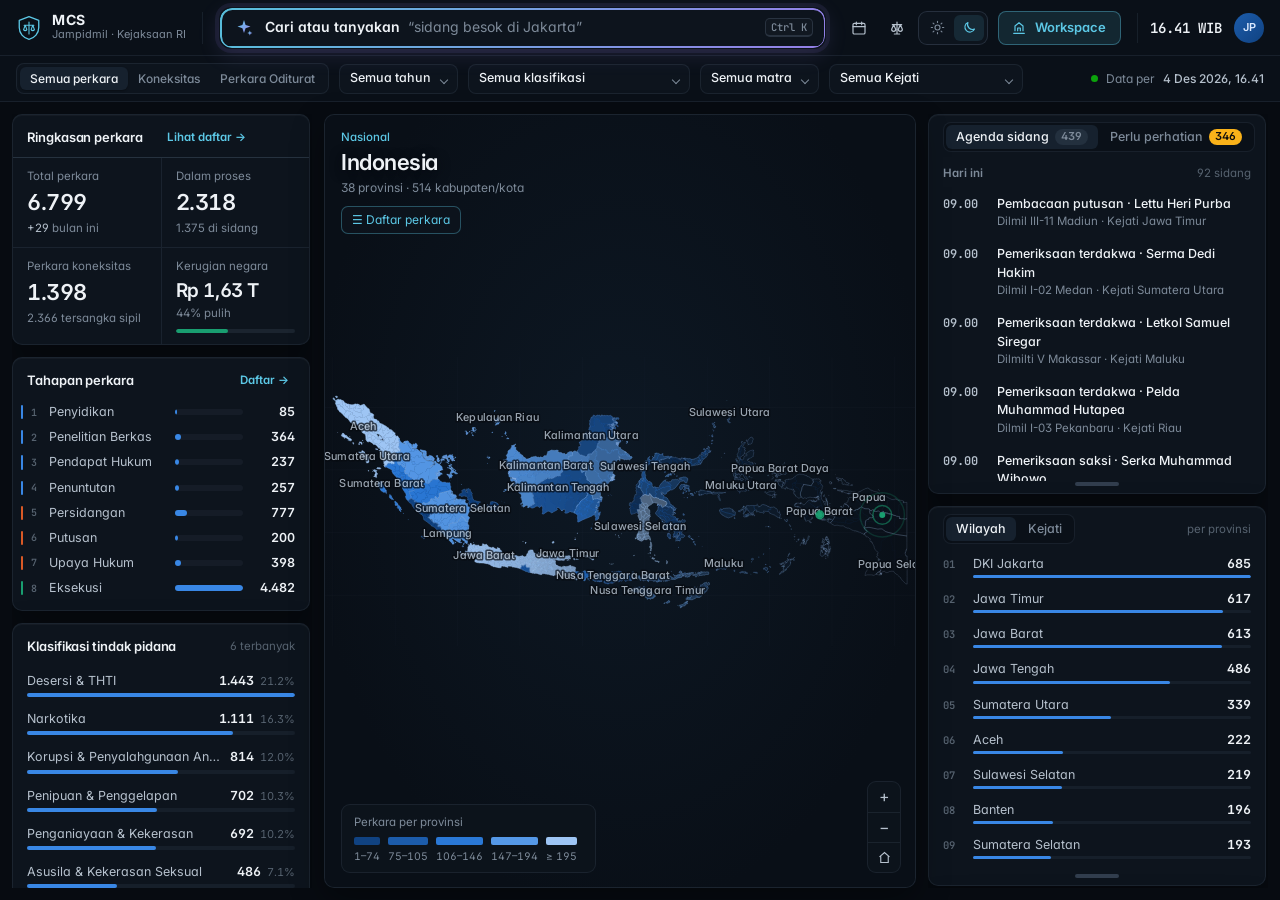
<file: index.html>
<!DOCTYPE html>
<html lang="id">
<head>
  <meta charset="UTF-8" />
  <meta name="viewport" content="width=device-width, initial-scale=1.0, viewport-fit=cover" />
  <title>MCS · Military Crime Superapps — Pusat Pemantauan Jampidmil</title>
  <meta name="theme-color" content="#070b11" />
  <script src="js/theme.js"></script>
  <link rel="preconnect" href="https://fonts.googleapis.com" />
  <link href="https://fonts.googleapis.com/css2?family=Inter:wght@400;500;600;700&family=JetBrains+Mono:wght@500;600&display=swap" rel="stylesheet" />
  <link rel="stylesheet" href="css/tokens.css" />
  <link rel="stylesheet" href="css/mcs.css" />
  <link rel="stylesheet" href="css/responsive.css" />
  <link rel="stylesheet" href="css/smartsearch.css" />
</head>
<body>
  <!-- ============ INTRO (globe) ============ -->
  <div id="intro">
    <div id="globe"></div>
    <div class="intro-shade"></div>
    <div class="intro-copy" id="intro-copy">
      <svg class="intro-mark" viewBox="0 0 48 48" aria-hidden="true"><use href="#mark" /></svg>
      <div class="intro-title">Military Crime Superapps</div>
      <div class="intro-sub">Sistem Pemantauan Perkara Pidana Militer · Bidang Pidana Militer Kejaksaan RI</div>
      <div class="intro-progress"><i id="intro-bar"></i></div>
      <div class="intro-step" id="intro-step">Memuat data perkara…</div>
    </div>
    <button class="intro-skip" id="intro-skip">Lewati <span class="kbd">Spasi</span></button>
  </div>

  <svg width="0" height="0" style="position:absolute">
    <symbol id="mark" viewBox="0 0 48 48"><path d="M24 3 6 10v13c0 11 7.6 19.6 18 22 10.4-2.4 18-11 18-22V10L24 3Z" fill="none" stroke="currentColor" stroke-width="2.4" stroke-linejoin="round" /><path d="M24 13v22M15 19h18M17 19l-3 8a3.4 3.4 0 0 0 6 0l-3-8M31 19l-3 8a3.4 3.4 0 0 0 6 0l-3-8" fill="none" stroke="currentColor" stroke-width="2" stroke-linecap="round" stroke-linejoin="round" /></symbol>
  </svg>

  <!-- ============ APP ============ -->
  <div id="app" aria-hidden="true">
    <header class="topbar">
      <a class="brand" href="index.html" title="Military Crime Superapps">
        <svg viewBox="0 0 48 48"><use href="#mark" /></svg>
        <div><b>MCS</b><span>Jampidmil · Kejaksaan RI</span></div>
      </a>
      <button class="search-trigger" id="open-palette">
        <svg viewBox="0 0 24 24"><circle cx="11" cy="11" r="7" /><path d="m20 20-3.5-3.5" /></svg>
        <span>Cari perkara, tersangka, NRP…</span>
        <kbd>Ctrl K</kbd>
      </button>
      <button class="tb icon more-btn" id="btn-more" aria-label="Menu lainnya" title="Menu"><svg viewBox="0 0 24 24"><circle cx="12" cy="5" r="1.6" /><circle cx="12" cy="12" r="1.6" /><circle cx="12" cy="19" r="1.6" /></svg></button>
      <div class="top-actions">
        <button class="tb" id="btn-agenda"><svg viewBox="0 0 24 24"><rect x="3" y="5" width="18" height="16" rx="2" /><path d="M3 10h18M8 3v4M16 3v4" /></svg><span>Agenda Sidang</span></button>
        <button class="tb" id="btn-legal"><svg viewBox="0 0 24 24"><path d="M12 3v18M5 7h14M7 7l-3 7a3 3 0 0 0 6 0zM17 7l-3 7a3 3 0 0 0 6 0zM8 21h8" /></svg><span>Pustaka Hukum</span></button>
        <div class="theme-seg" role="group" aria-label="Tema tampilan"><button type="button" data-theme-set="light" title="Mode terang" aria-label="Mode terang"><svg viewBox="0 0 24 24"><circle cx="12" cy="12" r="4" /><path d="M12 2v2M12 20v2M4.9 4.9l1.4 1.4M17.7 17.7l1.4 1.4M2 12h2M20 12h2M4.9 19.1l1.4-1.4M17.7 6.3l1.4-1.4" /></svg></button><button type="button" data-theme-set="dark" title="Mode gelap" aria-label="Mode gelap"><svg viewBox="0 0 24 24"><path d="M20 14.5A8 8 0 0 1 9.5 4 8 8 0 1 0 20 14.5z" /></svg></button></div>
        <a class="tb primary" href="admin.html"><svg viewBox="0 0 24 24"><path d="M4 20h16M6 16V9l6-5 6 5v7" /><path d="M10 16v-4h4v4" /></svg><span>Workspace</span></a>
      </div>
      <div class="user">
        <div class="clock"><b id="clock">--.--</b><span id="date">—</span></div>
        <div class="avatar" title="Pimpinan · Jampidmil Kejaksaan Agung">JP</div>
      </div>
    </header>

    <div class="filterbar">
      <div class="seg" id="f-jenis" role="group" aria-label="Jenis perkara">
        <button data-v="" class="on">Semua perkara</button><button data-v="koneksitas">Koneksitas</button><button data-v="oditurat">Perkara Oditurat</button>
      </div>
      <label class="sel"><span>Periode</span><select id="f-year"></select></label>
      <label class="sel"><span>Klasifikasi</span><select id="f-cat"></select></label>
      <label class="sel"><span>Matra</span><select id="f-matra"></select></label>
      <label class="sel"><span>Kejati</span><select id="f-kejati"></select></label>
      <div class="chips" id="chips"></div>
      <span class="sp"></span>
      <div class="scope"><span class="live"></span>Data per <b id="asof">—</b></div>
    </div>

    <main class="grid">
      <aside class="col">
        <section class="panel" data-reveal>
          <header><h3>Ringkasan perkara</h3><span class="aux" id="ov-scope">Indonesia</span><button class="link-btn" data-list="" title="Buka daftar perkara">Lihat daftar →</button></header>
          <div class="tiles">
            <div class="tile click" data-list="" title="Lihat daftar seluruh perkara"><span>Total perkara</span><b id="k-total">0</b><em id="k-total-s">&nbsp;</em></div>
            <div class="tile click" data-list="proses" title="Lihat daftar perkara dalam proses"><span>Dalam proses</span><b id="k-proses">0</b><em id="k-proses-s">&nbsp;</em></div>
            <div class="tile click" data-list="koneksitas" title="Lihat daftar perkara koneksitas"><span>Perkara koneksitas</span><b id="k-kon">0</b><em id="k-kon-s">&nbsp;</em></div>
            <div class="tile money"><span>Kerugian negara</span><b id="k-rugi">Rp 0</b><em id="k-rugi-s">&nbsp;</em><div class="meter"><i id="k-rugi-bar"></i></div></div>
          </div>
        </section>
        <section class="panel" data-reveal>
          <header><h3>Tahapan perkara</h3><span class="aux"></span><button class="link-btn" data-list="stage" title="Buka daftar perkara per tahap">Daftar →</button></header>
          <div class="stages" id="stages"></div>
        </section>
        <section class="panel grow min" data-reveal>
          <header><h3>Klasifikasi tindak pidana</h3><span class="aux" id="cat-aux">6 terbanyak</span></header>
          <div class="body scroll" id="cats"></div>
        </section>
        <section class="panel" data-reveal hidden>
          <header><h3>Profil tersangka</h3><span class="aux">militer &amp; sipil</span></header>
          <div class="body" id="profile"></div>
        </section>
      </aside>

      <section class="center panel map-panel" data-reveal>
        <div id="map-wrap">
          <svg id="map" role="img" aria-label="Peta sebaran perkara pidana militer"></svg>
          <div class="hud tl">
            <nav class="crumbs hud-crumbs" id="crumbs" aria-label="Jalur wilayah"></nav>
            <div class="lvl" id="m-lvl">Nasional</div>
            <div class="nm" id="m-nm">Indonesia</div>
            <div class="sub" id="m-sub">38 provinsi · 514 kabupaten/kota</div>
            <div class="hud-acts"><button class="back hidden" id="m-back">← Kembali</button><button class="back list" data-list="" id="m-list">☰ Daftar perkara</button></div>
          </div>
          <div class="hud tr layers" id="layers" hidden>
            <button data-layer="heat" class="on"><i class="sw heat"></i>Kepadatan perkara</button>
            <button data-layer="court" class="on"><i class="sw court"></i>Kejaksaan Tinggi</button>
            <button data-layer="lbl" class="on"><i class="sw lbl"></i>Label</button>
          </div>
          <div class="hud bl legend" id="legend"></div>
          <div class="hud br zoomctl">
            <button id="z-in" title="Perbesar">+</button><button id="z-out" title="Perkecil">−</button><button id="z-home" title="Tampilan nasional"><svg viewBox="0 0 24 24"><path d="M4 11 12 4l8 7M6 9.5V20h12V9.5" /></svg></button>
          </div>
          <div class="hud coord" id="m-coord"></div>
          <div id="tip" role="tooltip"></div>
        </div>
      </section>

      <aside class="col">
        <section class="panel grow" data-reveal>
          <header>
            <div class="tabs" id="rt-tabs"><button class="on" data-tab="agenda">Agenda sidang <b id="agenda-n">0</b></button><button data-tab="alert">Perlu perhatian <b class="warn" id="alert-n">0</b></button></div>
          </header>
          <div class="body scroll" id="rt-body"></div>
        </section>
        <section class="panel grow" data-reveal>
          <header>
            <div class="tabs" id="rank-tabs"><button class="on" data-tab="region">Wilayah</button><button data-tab="court">Kejati</button></div>
            <span class="aux" id="rank-aux">jumlah perkara</span>
          </header>
          <div class="body scroll" id="rank"></div>
        </section>
        <section class="panel" data-reveal>
          <header><h3>Tren 12 bulan terakhir</h3><div class="key"><span><i style="background:#3987e5"></i>Perkara masuk</span><span><i style="background:#d95926"></i>Diputus</span></div></header>
          <div class="body chart"><svg id="trend"></svg></div>
        </section>
      </aside>
    </main>

    <footer class="feed">
      <div class="lab"><span class="live"></span>Pembaruan terkini</div>
      <div class="track" id="feed"></div>
    </footer>
    <nav class="mtabs" id="mtabs" aria-label="Tampilan">
      <button class="on" data-m="peta"><svg viewBox="0 0 24 24"><path d="M9 4 3 6v14l6-2 6 2 6-2V4l-6 2zM9 4v14M15 6v14" /></svg>Peta &amp; ringkasan</button>
      <button data-m="agenda"><svg viewBox="0 0 24 24"><rect x="3" y="5" width="18" height="16" rx="2" /><path d="M3 10h18M8 3v4M16 3v4" /></svg>Agenda &amp; wilayah</button>
    </nav>
  </div>

  <!-- ============ BERKAS PERKARA ============ -->
  <div class="overlay" id="dossier" aria-hidden="true">
    <div class="sheet dossier">
      <header class="d-head" id="d-head"></header>
      <div class="d-progress" id="d-progress"></div>
      <div class="d-body">
        <nav class="d-nav" id="d-nav"></nav>
        <div class="d-main scroll" id="d-main"></div>
        <aside class="d-side scroll" id="d-side"></aside>
      </div>
    </div>
  </div>

  <!-- ============ DAFTAR PERKARA ============ -->
  <div class="overlay" id="caselist" aria-hidden="true">
    <div class="sheet">
      <header class="s-head">
        <div><div class="eyebrow" id="cl-scope">Daftar perkara</div><h2 id="cl-title">Daftar perkara</h2></div>
        <div class="s-tools">
          <input class="input" id="cl-q" placeholder="Cari nomor, nama, satuan" style="width:240px" />
          <div class="seg" id="cl-jenis"><button data-v="" class="on">Semua</button><button data-v="koneksitas">Koneksitas</button><button data-v="oditurat">Oditurat</button></div>
          <label class="sel"><span>Klasifikasi</span><select id="cl-cat"></select></label>
          <label class="sel"><span>Tahap</span><select id="cl-stage"></select></label>
          <label class="sel"><span>Urutkan</span><select id="cl-sort"><option value="upd">Terbaru diperbarui</option><option value="new">Tanggal masuk</option><option value="old">Paling lama di tahap</option><option value="rugi">Kerugian terbesar</option><option value="sidang">Sidang terdekat</option></select></label>
          <button class="btn" id="cl-exp"><svg viewBox="0 0 24 24"><path d="M12 4v11M7 10l5 5 5-5M5 20h14" /></svg>Ekspor</button>
        </div>
        <button class="x" data-close aria-label="Tutup">×</button>
      </header>
      <div class="cl-sum" id="cl-sum"></div>
      <div class="cl-tabs" id="cl-tabs"></div>
      <div class="cl-body scroll"><table class="cl-t"><thead><tr><th>Nomor perkara</th><th>Tersangka</th><th>Klasifikasi</th><th>Tahap</th><th>Sidang</th><th class="r">Kerugian</th></tr></thead><tbody id="cl-rows"></tbody></table></div>
      <footer class="cl-foot" id="cl-foot"></footer>
    </div>
  </div>

  <!-- ============ AGENDA SIDANG ============ -->
  <div class="overlay" id="agenda" aria-hidden="true">
    <div class="sheet">
      <header class="s-head">
        <div><div class="eyebrow">Agenda sidang</div><h2 id="ag-title">Minggu ini</h2></div>
        <div class="s-tools">
          <button class="btn" id="ag-prev">←</button><button class="btn" id="ag-today">Hari ini</button><button class="btn" id="ag-next">→</button>
          <label class="sel"><span>Kejati</span><select id="ag-court"></select></label>
        </div>
        <button class="x" data-close aria-label="Tutup">×</button>
      </header>
      <div class="week" id="ag-week"></div>
    </div>
  </div>

  <!-- ============ PUSTAKA HUKUM ============ -->
  <div class="overlay" id="legal" aria-hidden="true">
    <div class="sheet">
      <header class="s-head">
        <div><div class="eyebrow">Pustaka hukum</div><h2>Undang-undang &amp; pasal yang didakwakan</h2></div>
        <div class="s-tools"><input class="input" id="lg-q" placeholder="Cari pasal atau uraian…" /></div>
        <button class="x" data-close aria-label="Tutup">×</button>
      </header>
      <div class="legal-body">
        <div class="lg-list scroll" id="lg-list"></div>
        <div class="lg-detail scroll" id="lg-detail"></div>
      </div>
    </div>
  </div>

  <!-- ============ COMMAND PALETTE ============ -->
  <div class="overlay palette-wrap" id="palette" aria-hidden="true">
    <div class="palette">
      <div class="p-in"><svg viewBox="0 0 24 24"><circle cx="11" cy="11" r="7" /><path d="m20 20-3.5-3.5" /></svg><input id="p-q" placeholder="Ketik nomor perkara, nama tersangka, NRP, pasal, Kejati, wilayah, atau perintah…" autocomplete="off" spellcheck="false" /><kbd>Esc</kbd></div>
      <div class="p-res scroll" id="p-res"></div>
      <div class="p-foot"><span><kbd>↑</kbd><kbd>↓</kbd> pilih</span><span><kbd>Enter</kbd> buka</span><span><kbd>Esc</kbd> tutup</span></div>
    </div>
  </div>

  <div id="toast" role="status"></div>

  <script src="vendor/d3.min.js"></script>
  <script src="vendor/topojson-client.min.js"></script>
  <script src="vendor/globe.gl.min.js"></script>
  <script src="assets/textures.js"></script>
  <script src="data/world.js"></script>
  <script src="data/geo-id.js"></script>
  <script src="js/data.js"></script>
  <script src="js/ui.js"></script>
  <script src="js/map.js"></script>
  <script src="js/app.js"></script>
  <script src="js/case.js"></script>
  <script src="js/panels.js"></script>
  <script src="js/list.js"></script>
  <script src="js/ai.js"></script>
  <script src="js/boot.js"></script>
  <script src="js/saran.js"></script>
  <script src="js/smartsearch.js"></script>
  <script src="js/panelsize.js"></script>
  <script src="js/mobile.js"></script>
</body>
</html>
</file>
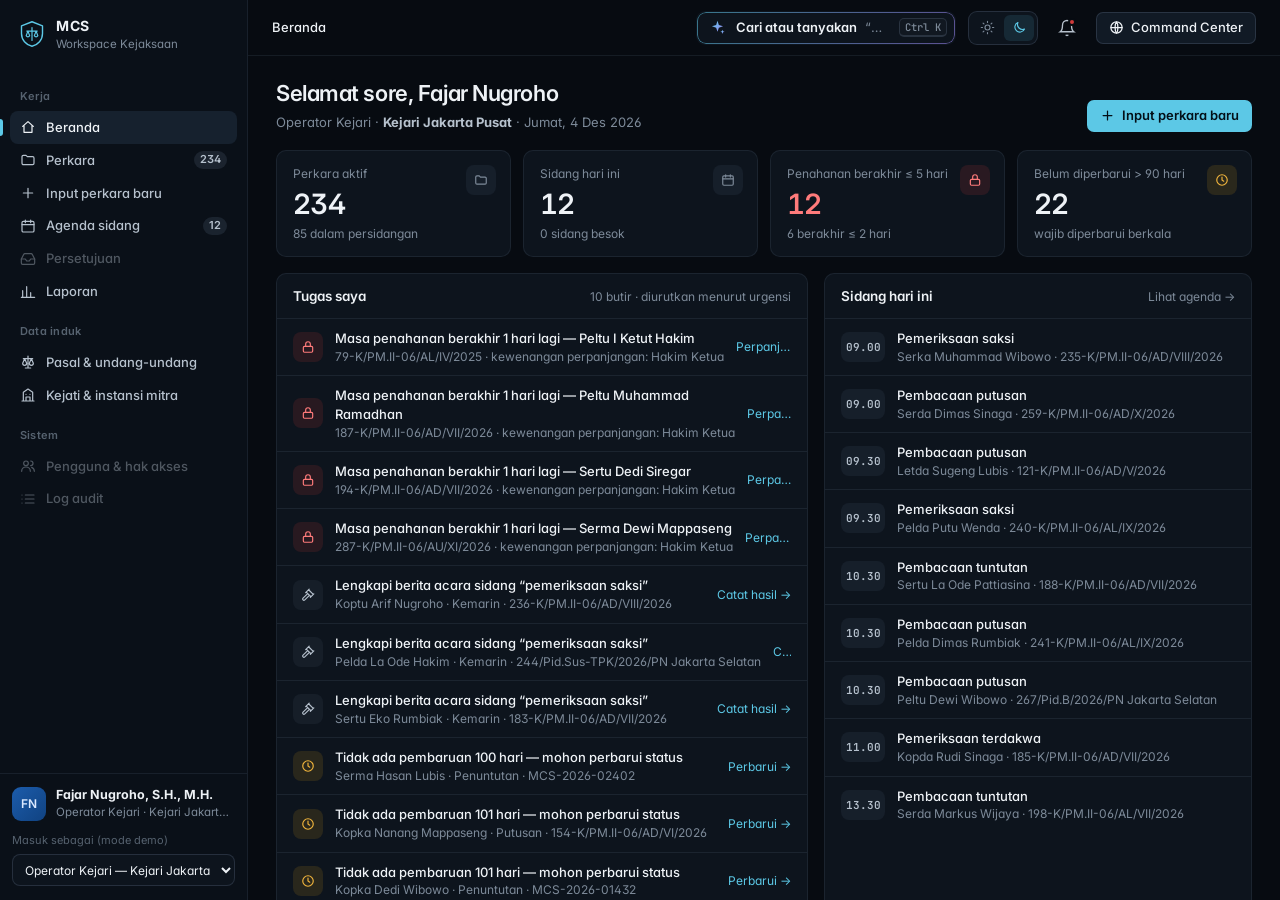
<file: admin.html>
<!DOCTYPE html>
<html lang="id">
<head>
  <meta charset="UTF-8" />
  <meta name="viewport" content="width=device-width, initial-scale=1.0, viewport-fit=cover" />
  <title>MCS · Workspace Kejaksaan — Bidang Pidana Militer</title>
  <meta name="theme-color" content="#070b11" />
  <script src="js/theme.js"></script>
  <link rel="preconnect" href="https://fonts.googleapis.com" />
  <link href="https://fonts.googleapis.com/css2?family=Inter:wght@400;500;600;700&family=JetBrains+Mono:wght@500;600&display=swap" rel="stylesheet" />
  <link rel="stylesheet" href="css/tokens.css" />
  <link rel="stylesheet" href="css/admin.css" />
  <link rel="stylesheet" href="css/responsive.css" />
  <link rel="stylesheet" href="css/smartsearch.css" />
</head>
<body>
  <svg width="0" height="0" style="position:absolute">
    <symbol id="mark" viewBox="0 0 48 48"><path d="M24 3 6 10v13c0 11 7.6 19.6 18 22 10.4-2.4 18-11 18-22V10L24 3Z" fill="none" stroke="currentColor" stroke-width="2.4" stroke-linejoin="round" /><path d="M24 13v22M15 19h18M17 19l-3 8a3.4 3.4 0 0 0 6 0l-3-8M31 19l-3 8a3.4 3.4 0 0 0 6 0l-3-8" fill="none" stroke="currentColor" stroke-width="2" stroke-linecap="round" stroke-linejoin="round" /></symbol>
  </svg>

  <aside class="side">
    <a class="brand" href="#beranda">
      <svg viewBox="0 0 48 48"><use href="#mark" /></svg>
      <div><b>MCS</b><span>Workspace Kejaksaan</span></div>
    </a>
    <nav id="nav"></nav>
    <div class="me" id="me"></div>
  </aside>

  <div class="main">
    <header class="top">
      <button class="ib menu-btn" id="menu-btn" aria-label="Buka menu"><svg viewBox="0 0 24 24"><path d="M4 7h16M4 12h16M4 17h16" /></svg></button>
      <div class="crumb" id="crumb"></div>
      <button class="search-trigger" id="q-open"><svg viewBox="0 0 24 24"><circle cx="11" cy="11" r="7" /><path d="m20 20-3.5-3.5" /></svg><span>Cari nomor perkara, tersangka, NRP…</span><kbd>Ctrl K</kbd></button>
      <div class="theme-seg" role="group" aria-label="Tema tampilan"><button type="button" data-theme-set="light" title="Mode terang" aria-label="Mode terang"><svg viewBox="0 0 24 24"><circle cx="12" cy="12" r="4" /><path d="M12 2v2M12 20v2M4.9 4.9l1.4 1.4M17.7 17.7l1.4 1.4M2 12h2M20 12h2M4.9 19.1l1.4-1.4M17.7 6.3l1.4-1.4" /></svg></button><button type="button" data-theme-set="dark" title="Mode gelap" aria-label="Mode gelap"><svg viewBox="0 0 24 24"><path d="M20 14.5A8 8 0 0 1 9.5 4 8 8 0 1 0 20 14.5z" /></svg></button></div>
      <button class="ib" id="notif-btn" title="Notifikasi"><svg viewBox="0 0 24 24"><path d="M6 8a6 6 0 0 1 12 0c0 7 3 9 3 9H3s3-2 3-9M10.3 21a1.9 1.9 0 0 0 3.4 0" /></svg><i id="notif-dot"></i></button>
      <a class="btn" href="index.html"><svg viewBox="0 0 24 24"><circle cx="12" cy="12" r="9" /><path d="M3 12h18M12 3c-3 3-3 15 0 18M12 3c3 3 3 15 0 18" /></svg>Command Center</a>
    </header>
    <div class="page scroll" id="page"></div>
  </div>
  <div class="side-scrim" id="side-scrim"></div>

  <!-- notifikasi -->
  <div class="pop" id="notif"></div>

  <!-- modal generik -->
  <div class="modal" id="modal" aria-hidden="true"><div class="mbox" id="mbox"></div></div>

  <!-- pencarian cepat -->
  <div class="modal top" id="qs" aria-hidden="true">
    <div class="mbox qs">
      <div class="qs-in"><svg viewBox="0 0 24 24"><circle cx="11" cy="11" r="7" /><path d="m20 20-3.5-3.5" /></svg><input id="qs-input" placeholder="Nomor register, nomor sprindik/LP, nama tersangka, NRP, satuan…" autocomplete="off" /><kbd>Esc</kbd></div>
      <div class="qs-res scroll" id="qs-res"></div>
    </div>
  </div>

  <div id="toast" role="status"></div>

  <script src="vendor/d3.min.js"></script>
  <script src="vendor/topojson-client.min.js"></script>
  <script src="data/geo-id.js"></script>
  <script src="js/data.js"></script>
  <script src="js/saran.js"></script>
  <script src="js/proses.js"></script>
  <script src="js/ui.js"></script>
  <script src="js/map.js"></script>
  <script src="js/admin.js"></script>
  <script src="js/smartsearch.js"></script>
  <script src="js/mobile.js"></script>
</body>
</html>
</file>
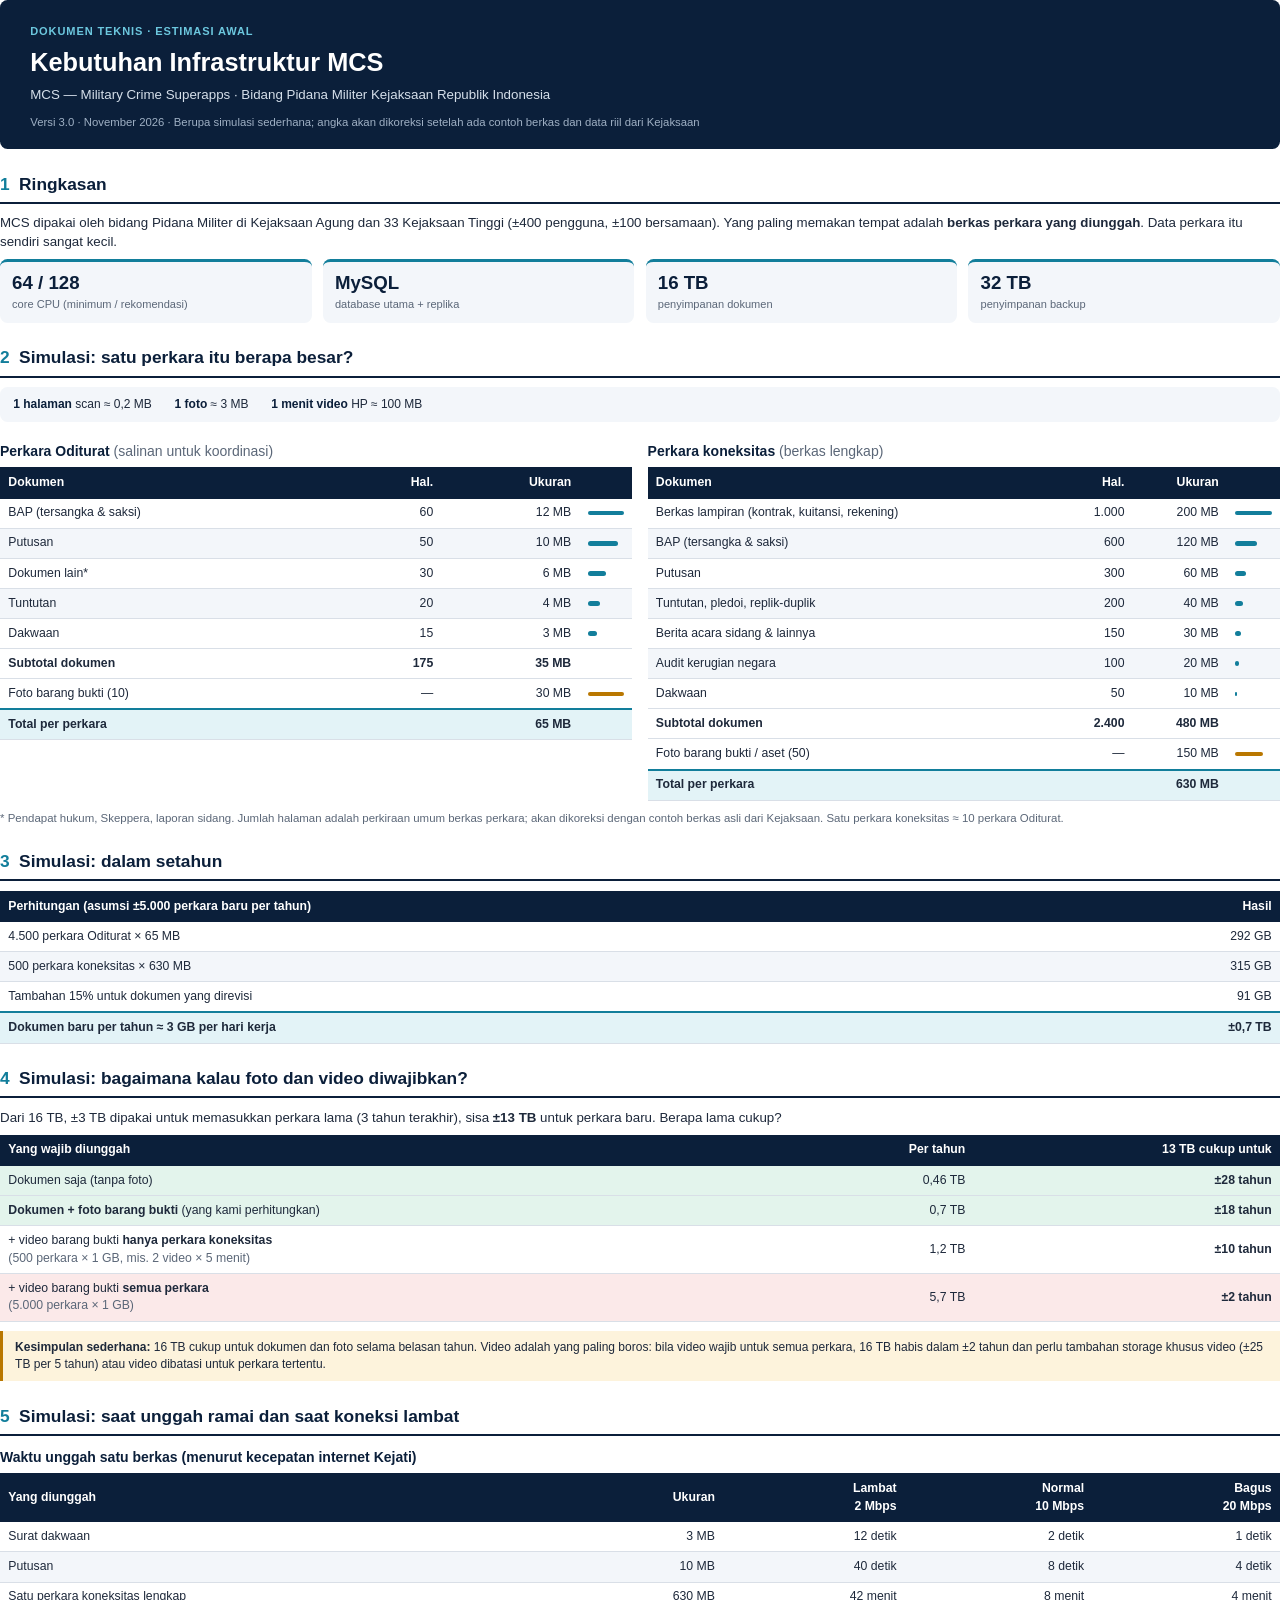
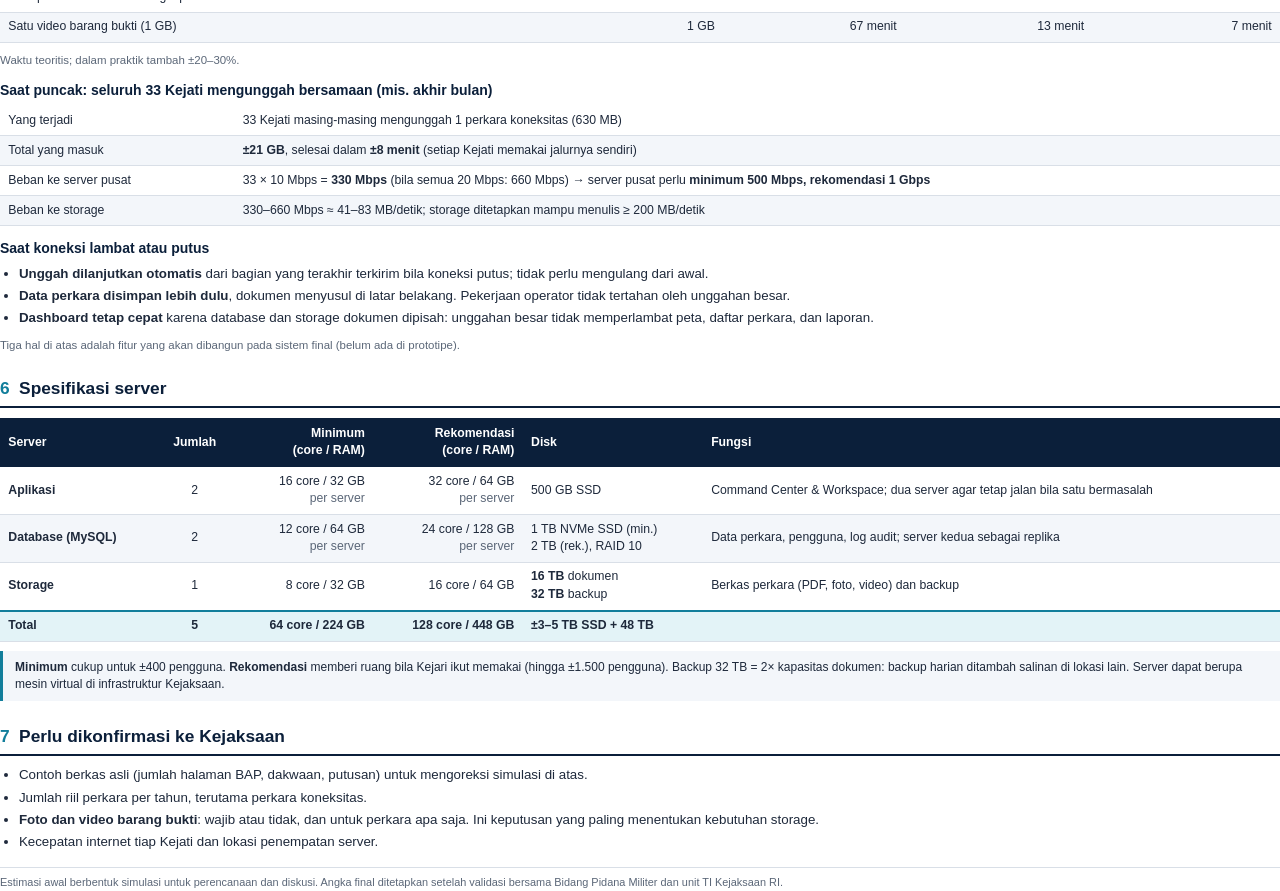
<file: docs/infrastruktur/Kebutuhan-Infrastruktur-MCS.html>
<!DOCTYPE html>
<html lang="id">
<head>
<meta charset="UTF-8" />
<title>Kebutuhan Infrastruktur — MCS</title>
<style>
  @page { size: A4; margin: 15mm 15mm 17mm 15mm; }
  :root { --navy: #0b1f3a; --teal: #127e9b; --teal-l: #e3f3f7; --amber: #b97700; --amber-l: #fdf3dc; --green: #14865e; --green-l: #e3f4ec; --red-l: #fbe9e9; --ink: #1e293b; --muted: #5b6778; --line: #d9dfe7; --soft: #f3f6fa; }
  * { box-sizing: border-box; }
  body { font-family: 'Segoe UI', Arial, sans-serif; color: var(--ink); font-size: 10pt; line-height: 1.45; margin: 0; -webkit-print-color-adjust: exact; print-color-adjust: exact; }
  h2 { font-size: 13pt; color: var(--navy); margin: 6mm 0 2.5mm; border-bottom: 2px solid var(--navy); padding-bottom: 1.3mm; page-break-after: avoid; }
  h2 .no { color: var(--teal); margin-right: 2.5mm; }
  h3 { font-size: 10.5pt; color: var(--navy); margin: 3mm 0 1.5mm; }
  p { margin: 0 0 2mm; }
  .muted { color: var(--muted); }
  table { width: 100%; border-collapse: collapse; margin: 1.5mm 0 2.5mm; font-size: 9.2pt; }
  tr { page-break-inside: avoid; }
  th { background: var(--navy); color: #fff; text-align: left; font-weight: 600; padding: 1.8mm 2.2mm; }
  td { padding: 1.5mm 2.2mm; border-bottom: 1px solid var(--line); vertical-align: middle; }
  tbody tr:nth-child(even) td { background: var(--soft); }
  td.r, th.r { text-align: right; white-space: nowrap; }
  td.c, th.c { text-align: center; }
  tr.sub td { font-weight: 600; border-top: 1.5px solid var(--navy); background: #fff !important; }
  tr.total td { font-weight: 700; background: var(--teal-l) !important; border-top: 2px solid var(--teal); }
  tr.ok td { background: var(--green-l) !important; }
  tr.bad td { background: var(--red-l) !important; }
  .note { background: var(--soft); border-left: 3px solid var(--teal); padding: 2mm 3.2mm; margin: 1.5mm 0 2.5mm; font-size: 9pt; }
  .warn { background: var(--amber-l); border-left: 3px solid var(--amber); padding: 2mm 3.2mm; margin: 1.5mm 0 2.5mm; font-size: 9pt; }
  ul { margin: 0 0 2.5mm; padding-left: 5mm; } li { margin-bottom: .8mm; }
  .head { background: var(--navy); color: #fff; border-radius: 2mm; padding: 6mm 8mm 5mm; margin-bottom: 4mm; }
  .head .k { color: #6cc7de; font-weight: 700; letter-spacing: .08em; font-size: 8.3pt; }
  .head h1 { font-size: 19pt; margin: 1.5mm 0 1mm; color: #fff; }
  .head .s { color: #d5dfea; font-size: 10pt; }
  .head .m { color: #9fb0c4; font-size: 8.5pt; margin-top: 2.5mm; }
  .kpis { display: grid; grid-template-columns: repeat(4, 1fr); gap: 3mm; margin: 0 0 3mm; }
  .kpi { background: var(--soft); border-radius: 2mm; padding: 2.5mm 3.2mm; border-top: 3px solid var(--teal); }
  .kpi b { display: block; font-size: 14pt; color: var(--navy); line-height: 1.2; }
  .kpi span { font-size: 8.3pt; color: var(--muted); }
  .two { display: grid; grid-template-columns: 1fr 1fr; gap: 4mm; }
  .bar { height: 4.5px; background: var(--teal); border-radius: 3px; }
  .bar.g { background: var(--green); } .bar.a { background: var(--amber); }
  .unit { background: var(--soft); border-radius: 2mm; padding: 2.4mm 3.5mm; display: flex; gap: 6mm; font-size: 9pt; margin-bottom: 2mm; }
  .unit b { color: var(--navy); }
  .foot { font-size: 8.2pt; color: var(--muted); margin-top: 4mm; border-top: 1px solid var(--line); padding-top: 2mm; }
  .pb { page-break-before: always; }
</style>
</head>
<body>

<div class="head">
  <div class="k">DOKUMEN TEKNIS · ESTIMASI AWAL</div>
  <h1>Kebutuhan Infrastruktur MCS</h1>
  <div class="s">MCS — Military Crime Superapps · Bidang Pidana Militer Kejaksaan Republik Indonesia</div>
  <div class="m">Versi 3.0 · November 2026 · Berupa simulasi sederhana; angka akan dikoreksi setelah ada contoh berkas dan data riil dari Kejaksaan</div>
</div>

<h2><span class="no">1</span>Ringkasan</h2>
<p>MCS dipakai oleh bidang Pidana Militer di Kejaksaan Agung dan 33 Kejaksaan Tinggi (±400 pengguna, ±100 bersamaan). Yang paling memakan tempat adalah <b>berkas perkara yang diunggah</b>. Data perkara itu sendiri sangat kecil.</p>
<div class="kpis">
  <div class="kpi"><b>64 / 128</b><span>core CPU (minimum / rekomendasi)</span></div>
  <div class="kpi"><b>MySQL</b><span>database utama + replika</span></div>
  <div class="kpi"><b>16 TB</b><span>penyimpanan dokumen</span></div>
  <div class="kpi"><b>32 TB</b><span>penyimpanan backup</span></div>
</div>

<h2><span class="no">2</span>Simulasi: satu perkara itu berapa besar?</h2>
<div class="unit"><span><b>1 halaman</b> scan ≈ 0,2 MB</span><span><b>1 foto</b> ≈ 3 MB</span><span><b>1 menit video</b> HP ≈ 100 MB</span></div>
<div class="two">
  <div>
    <h3>Perkara Oditurat <span class="muted" style="font-weight:400">(salinan untuk koordinasi)</span></h3>
    <table>
      <thead><tr><th>Dokumen</th><th class="r">Hal.</th><th class="r">Ukuran</th><th style="width:14mm"></th></tr></thead>
      <tbody>
        <tr><td>BAP (tersangka &amp; saksi)</td><td class="r">60</td><td class="r">12 MB</td><td><div class="bar" style="width:100%"></div></td></tr>
        <tr><td>Putusan</td><td class="r">50</td><td class="r">10 MB</td><td><div class="bar" style="width:83%"></div></td></tr>
        <tr><td>Dokumen lain*</td><td class="r">30</td><td class="r">6 MB</td><td><div class="bar" style="width:50%"></div></td></tr>
        <tr><td>Tuntutan</td><td class="r">20</td><td class="r">4 MB</td><td><div class="bar" style="width:33%"></div></td></tr>
        <tr><td>Dakwaan</td><td class="r">15</td><td class="r">3 MB</td><td><div class="bar" style="width:25%"></div></td></tr>
        <tr class="sub"><td>Subtotal dokumen</td><td class="r">175</td><td class="r">35 MB</td><td></td></tr>
        <tr><td>Foto barang bukti (10)</td><td class="r">—</td><td class="r">30 MB</td><td><div class="bar a" style="width:100%"></div></td></tr>
        <tr class="total"><td>Total per perkara</td><td></td><td class="r">65 MB</td><td></td></tr>
      </tbody>
    </table>
  </div>
  <div>
    <h3>Perkara koneksitas <span class="muted" style="font-weight:400">(berkas lengkap)</span></h3>
    <table>
      <thead><tr><th>Dokumen</th><th class="r">Hal.</th><th class="r">Ukuran</th><th style="width:14mm"></th></tr></thead>
      <tbody>
        <tr><td>Berkas lampiran (kontrak, kuitansi, rekening)</td><td class="r">1.000</td><td class="r">200 MB</td><td><div class="bar" style="width:100%"></div></td></tr>
        <tr><td>BAP (tersangka &amp; saksi)</td><td class="r">600</td><td class="r">120 MB</td><td><div class="bar" style="width:60%"></div></td></tr>
        <tr><td>Putusan</td><td class="r">300</td><td class="r">60 MB</td><td><div class="bar" style="width:30%"></div></td></tr>
        <tr><td>Tuntutan, pledoi, replik-duplik</td><td class="r">200</td><td class="r">40 MB</td><td><div class="bar" style="width:20%"></div></td></tr>
        <tr><td>Berita acara sidang &amp; lainnya</td><td class="r">150</td><td class="r">30 MB</td><td><div class="bar" style="width:15%"></div></td></tr>
        <tr><td>Audit kerugian negara</td><td class="r">100</td><td class="r">20 MB</td><td><div class="bar" style="width:10%"></div></td></tr>
        <tr><td>Dakwaan</td><td class="r">50</td><td class="r">10 MB</td><td><div class="bar" style="width:5%"></div></td></tr>
        <tr class="sub"><td>Subtotal dokumen</td><td class="r">2.400</td><td class="r">480 MB</td><td></td></tr>
        <tr><td>Foto barang bukti / aset (50)</td><td class="r">—</td><td class="r">150 MB</td><td><div class="bar a" style="width:75%"></div></td></tr>
        <tr class="total"><td>Total per perkara</td><td></td><td class="r">630 MB</td><td></td></tr>
      </tbody>
    </table>
  </div>
</div>
<p class="muted" style="font-size:8.6pt">* Pendapat hukum, Skeppera, laporan sidang. Jumlah halaman adalah perkiraan umum berkas perkara; akan dikoreksi dengan contoh berkas asli dari Kejaksaan. Satu perkara koneksitas ≈ 10 perkara Oditurat.</p>

<h2><span class="no">3</span>Simulasi: dalam setahun</h2>
<table>
  <thead><tr><th>Perhitungan (asumsi ±5.000 perkara baru per tahun)</th><th class="r">Hasil</th></tr></thead>
  <tbody>
    <tr><td>4.500 perkara Oditurat × 65 MB</td><td class="r">292 GB</td></tr>
    <tr><td>500 perkara koneksitas × 630 MB</td><td class="r">315 GB</td></tr>
    <tr><td>Tambahan 15% untuk dokumen yang direvisi</td><td class="r">91 GB</td></tr>
    <tr class="total"><td>Dokumen baru per tahun ≈ <b>3 GB per hari kerja</b></td><td class="r">±0,7 TB</td></tr>
  </tbody>
</table>

<h2><span class="no">4</span>Simulasi: bagaimana kalau foto dan video diwajibkan?</h2>
<p>Dari 16 TB, ±3 TB dipakai untuk memasukkan perkara lama (3 tahun terakhir), sisa <b>±13 TB</b> untuk perkara baru. Berapa lama cukup?</p>
<table>
  <thead><tr><th>Yang wajib diunggah</th><th class="r">Per tahun</th><th class="r">13 TB cukup untuk</th></tr></thead>
  <tbody>
    <tr class="ok"><td>Dokumen saja (tanpa foto)</td><td class="r">0,46 TB</td><td class="r"><b>±28 tahun</b></td></tr>
    <tr class="ok"><td><b>Dokumen + foto barang bukti</b> (yang kami perhitungkan)</td><td class="r">0,7 TB</td><td class="r"><b>±18 tahun</b></td></tr>
    <tr><td>+ video barang bukti <b>hanya perkara koneksitas</b><br/><span class="muted">(500 perkara × 1 GB, mis. 2 video × 5 menit)</span></td><td class="r">1,2 TB</td><td class="r"><b>±10 tahun</b></td></tr>
    <tr class="bad"><td>+ video barang bukti <b>semua perkara</b><br/><span class="muted">(5.000 perkara × 1 GB)</span></td><td class="r">5,7 TB</td><td class="r"><b>±2 tahun</b></td></tr>
  </tbody>
</table>
<div class="warn"><b>Kesimpulan sederhana:</b> 16 TB cukup untuk dokumen dan foto selama belasan tahun. Video adalah yang paling boros: bila video wajib untuk semua perkara, 16 TB habis dalam ±2 tahun dan perlu tambahan storage khusus video (±25 TB per 5 tahun) atau video dibatasi untuk perkara tertentu.</div>

<h2><span class="no">5</span>Simulasi: saat unggah ramai dan saat koneksi lambat</h2>
<h3>Waktu unggah satu berkas (menurut kecepatan internet Kejati)</h3>
<table>
  <thead><tr><th>Yang diunggah</th><th class="r">Ukuran</th><th class="r">Lambat<br/>2 Mbps</th><th class="r">Normal<br/>10 Mbps</th><th class="r">Bagus<br/>20 Mbps</th></tr></thead>
  <tbody>
    <tr><td>Surat dakwaan</td><td class="r">3 MB</td><td class="r">12 detik</td><td class="r">2 detik</td><td class="r">1 detik</td></tr>
    <tr><td>Putusan</td><td class="r">10 MB</td><td class="r">40 detik</td><td class="r">8 detik</td><td class="r">4 detik</td></tr>
    <tr><td>Satu perkara koneksitas lengkap</td><td class="r">630 MB</td><td class="r">42 menit</td><td class="r">8 menit</td><td class="r">4 menit</td></tr>
    <tr><td>Satu video barang bukti (1 GB)</td><td class="r">1 GB</td><td class="r">67 menit</td><td class="r">13 menit</td><td class="r">7 menit</td></tr>
  </tbody>
</table>
<p class="muted" style="font-size:8.6pt">Waktu teoritis; dalam praktik tambah ±20–30%.</p>

<h3>Saat puncak: seluruh 33 Kejati mengunggah bersamaan (mis. akhir bulan)</h3>
<table>
  <tbody>
    <tr><td style="width:62mm">Yang terjadi</td><td>33 Kejati masing-masing mengunggah 1 perkara koneksitas (630 MB)</td></tr>
    <tr><td>Total yang masuk</td><td><b>±21 GB</b>, selesai dalam <b>±8 menit</b> (setiap Kejati memakai jalurnya sendiri)</td></tr>
    <tr><td>Beban ke server pusat</td><td>33 × 10 Mbps = <b>330 Mbps</b> (bila semua 20 Mbps: 660 Mbps) → server pusat perlu <b>minimum 500 Mbps, rekomendasi 1 Gbps</b></td></tr>
    <tr><td>Beban ke storage</td><td>330–660 Mbps ≈ 41–83 MB/detik; storage ditetapkan mampu menulis ≥ 200 MB/detik</td></tr>
  </tbody>
</table>

<h3>Saat koneksi lambat atau putus</h3>
<ul>
  <li><b>Unggah dilanjutkan otomatis</b> dari bagian yang terakhir terkirim bila koneksi putus; tidak perlu mengulang dari awal.</li>
  <li><b>Data perkara disimpan lebih dulu</b>, dokumen menyusul di latar belakang. Pekerjaan operator tidak tertahan oleh unggahan besar.</li>
  <li><b>Dashboard tetap cepat</b> karena database dan storage dokumen dipisah: unggahan besar tidak memperlambat peta, daftar perkara, dan laporan.</li>
</ul>
<p class="muted" style="font-size:8.6pt">Tiga hal di atas adalah fitur yang akan dibangun pada sistem final (belum ada di prototipe).</p>

<h2><span class="no">6</span>Spesifikasi server</h2>
<table>
  <thead><tr><th>Server</th><th class="c">Jumlah</th><th class="r">Minimum<br/>(core / RAM)</th><th class="r">Rekomendasi<br/>(core / RAM)</th><th>Disk</th><th>Fungsi</th></tr></thead>
  <tbody>
    <tr><td><b>Aplikasi</b></td><td class="c">2</td><td class="r">16 core / 32 GB<br/><span class="muted">per server</span></td><td class="r">32 core / 64 GB<br/><span class="muted">per server</span></td><td>500 GB SSD</td><td>Command Center &amp; Workspace; dua server agar tetap jalan bila satu bermasalah</td></tr>
    <tr><td><b>Database (MySQL)</b></td><td class="c">2</td><td class="r">12 core / 64 GB<br/><span class="muted">per server</span></td><td class="r">24 core / 128 GB<br/><span class="muted">per server</span></td><td>1 TB NVMe SSD (min.)<br/>2 TB (rek.), RAID 10</td><td>Data perkara, pengguna, log audit; server kedua sebagai replika</td></tr>
    <tr><td><b>Storage</b></td><td class="c">1</td><td class="r">8 core / 32 GB</td><td class="r">16 core / 64 GB</td><td><b>16 TB</b> dokumen<br/><b>32 TB</b> backup</td><td>Berkas perkara (PDF, foto, video) dan backup</td></tr>
    <tr class="total"><td>Total</td><td class="c">5</td><td class="r">64 core / 224 GB</td><td class="r">128 core / 448 GB</td><td>±3–5 TB SSD + 48 TB</td><td></td></tr>
  </tbody>
</table>
<div class="note"><b>Minimum</b> cukup untuk ±400 pengguna. <b>Rekomendasi</b> memberi ruang bila Kejari ikut memakai (hingga ±1.500 pengguna). Backup 32 TB = 2× kapasitas dokumen: backup harian ditambah salinan di lokasi lain. Server dapat berupa mesin virtual di infrastruktur Kejaksaan.</div>

<h2><span class="no">7</span>Perlu dikonfirmasi ke Kejaksaan</h2>
<ul>
  <li>Contoh berkas asli (jumlah halaman BAP, dakwaan, putusan) untuk mengoreksi simulasi di atas.</li>
  <li>Jumlah riil perkara per tahun, terutama perkara koneksitas.</li>
  <li><b>Foto dan video barang bukti</b>: wajib atau tidak, dan untuk perkara apa saja. Ini keputusan yang paling menentukan kebutuhan storage.</li>
  <li>Kecepatan internet tiap Kejati dan lokasi penempatan server.</li>
</ul>

<div class="foot">Estimasi awal berbentuk simulasi untuk perencanaan dan diskusi. Angka final ditetapkan setelah validasi bersama Bidang Pidana Militer dan unit TI Kejaksaan RI.</div>

</body>
</html>
</file>
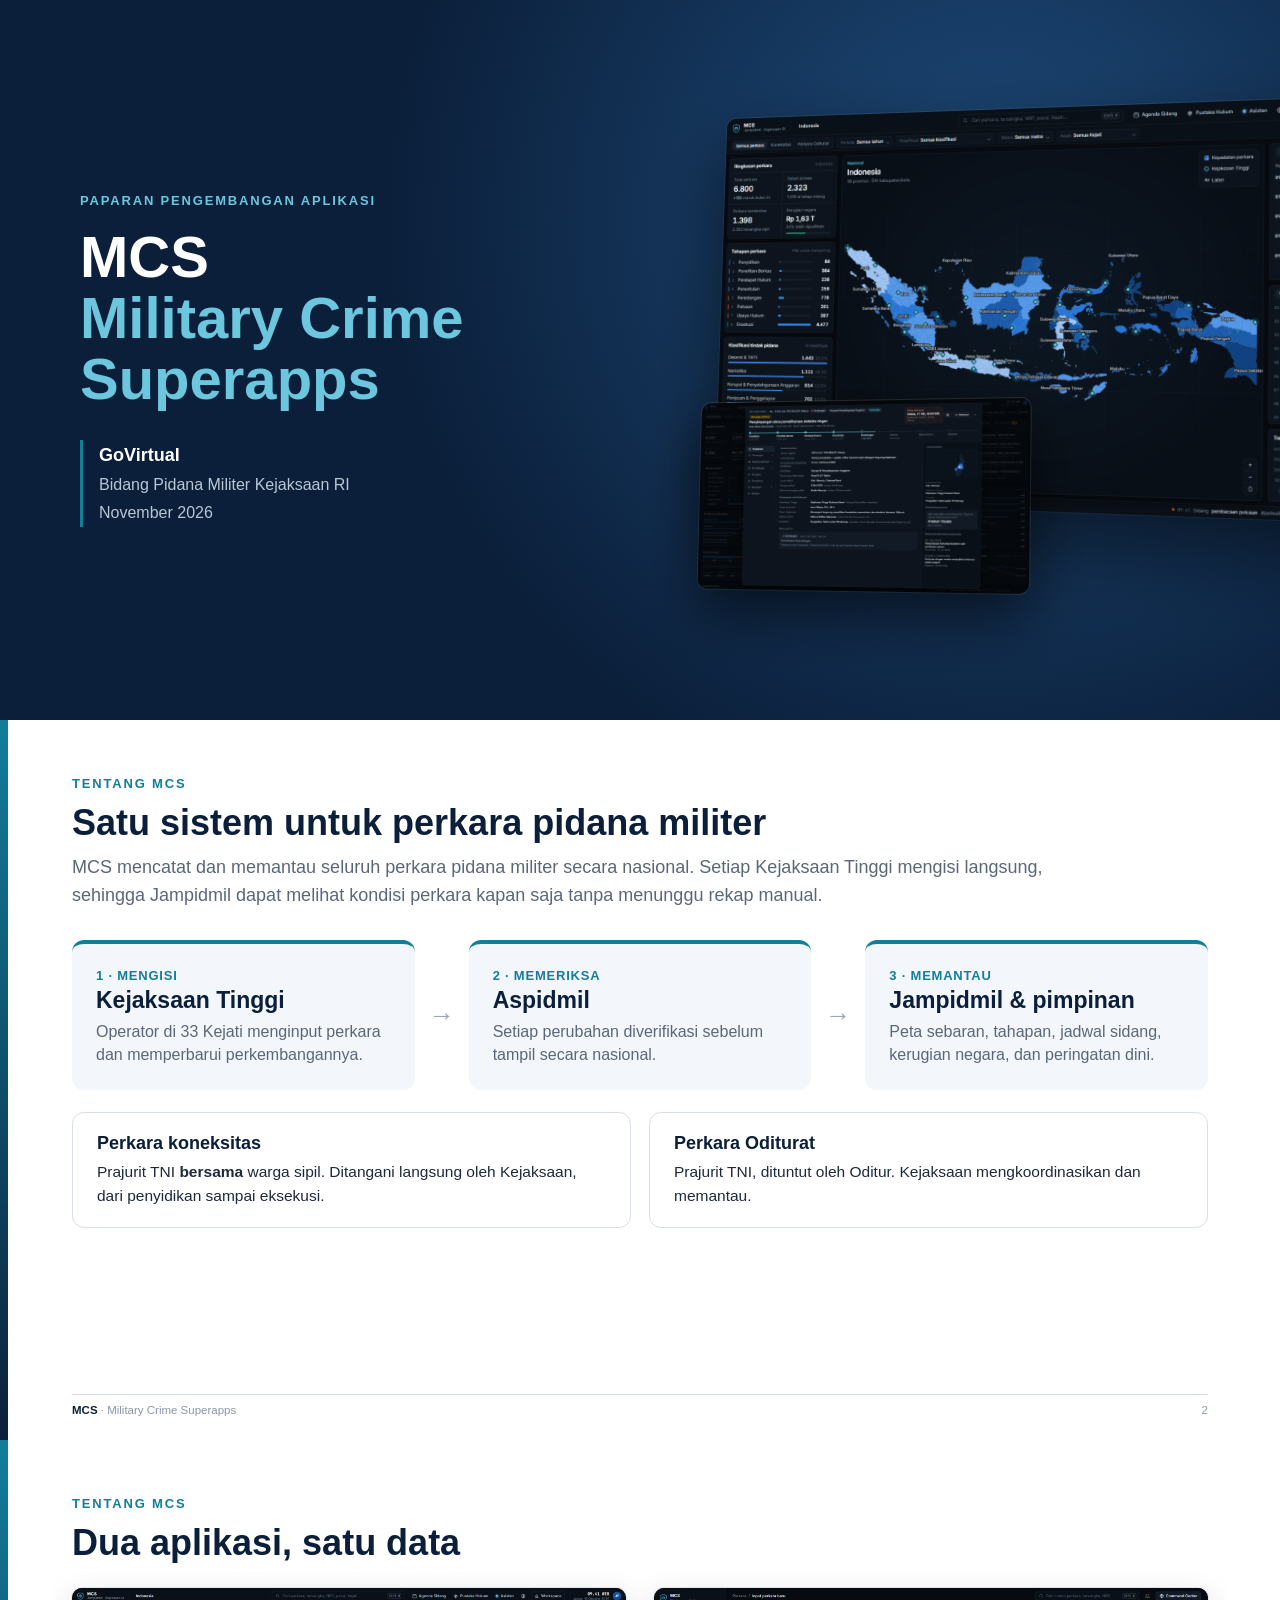
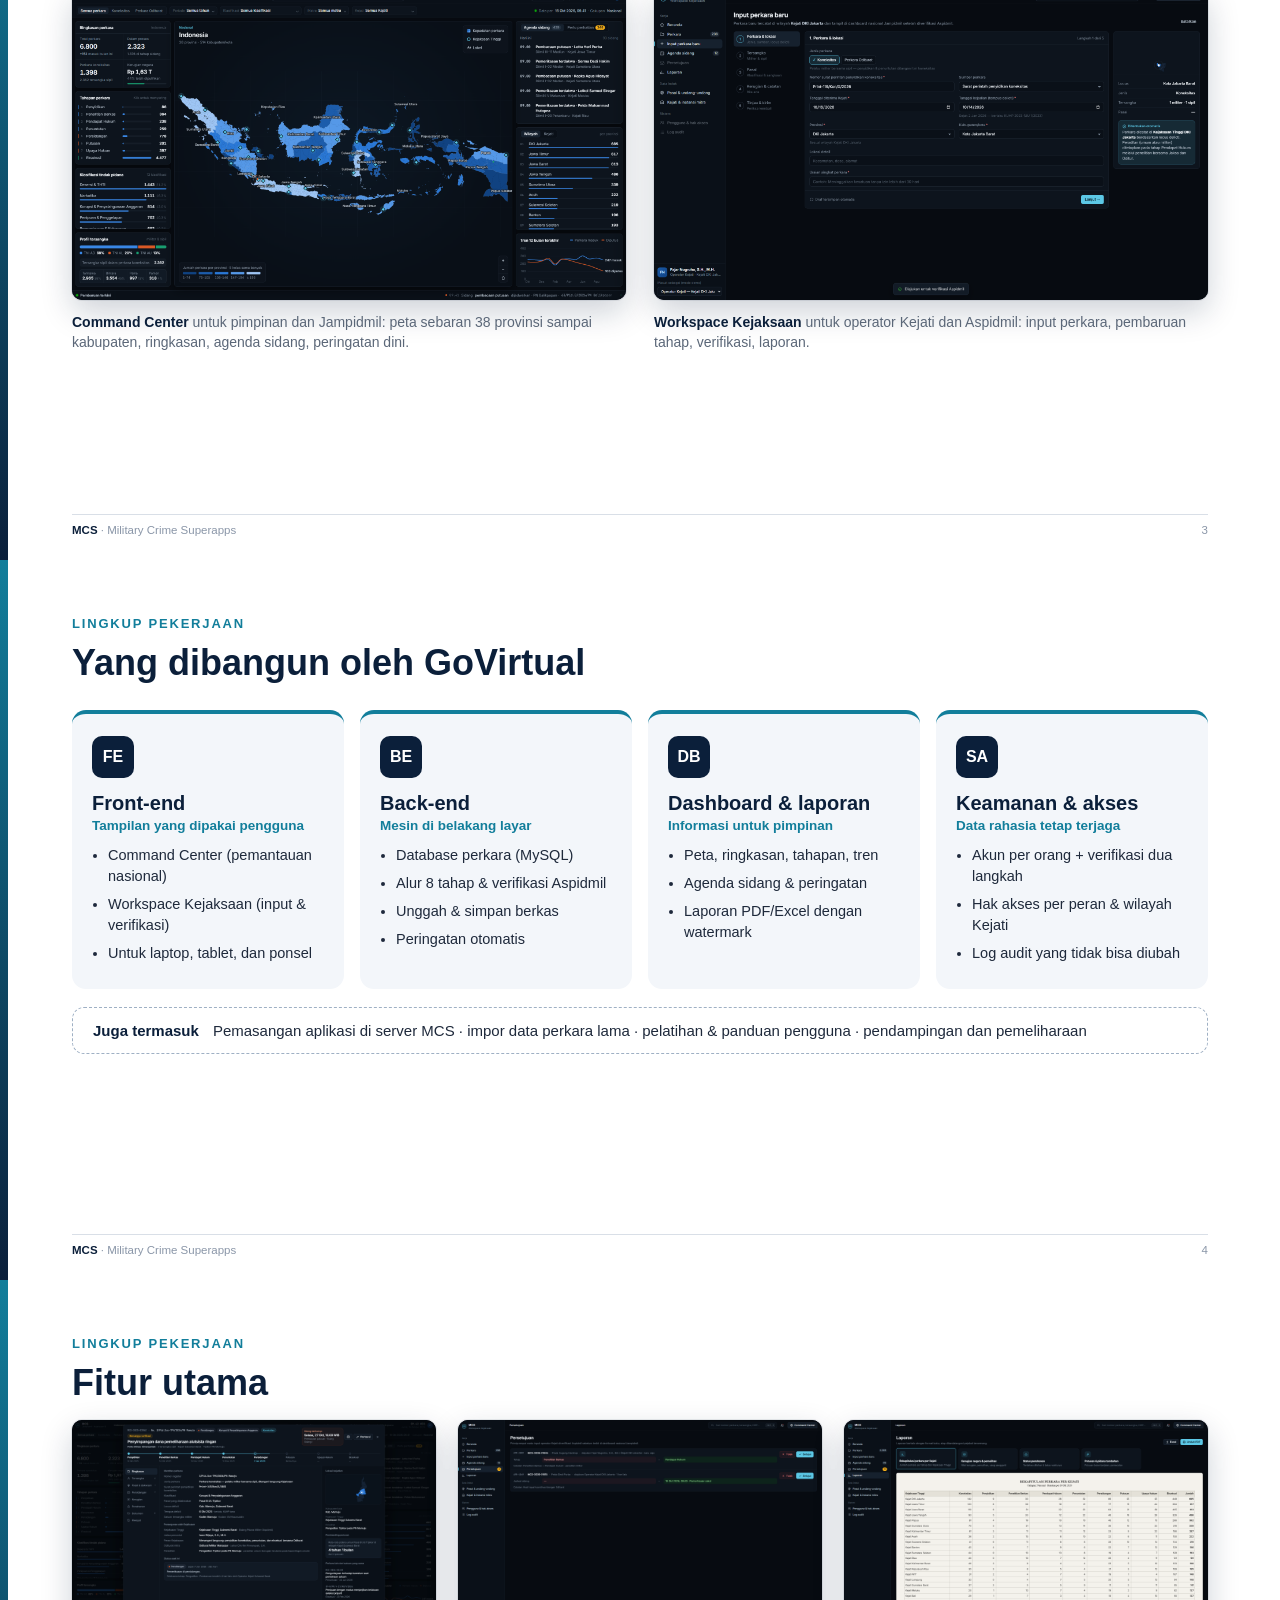
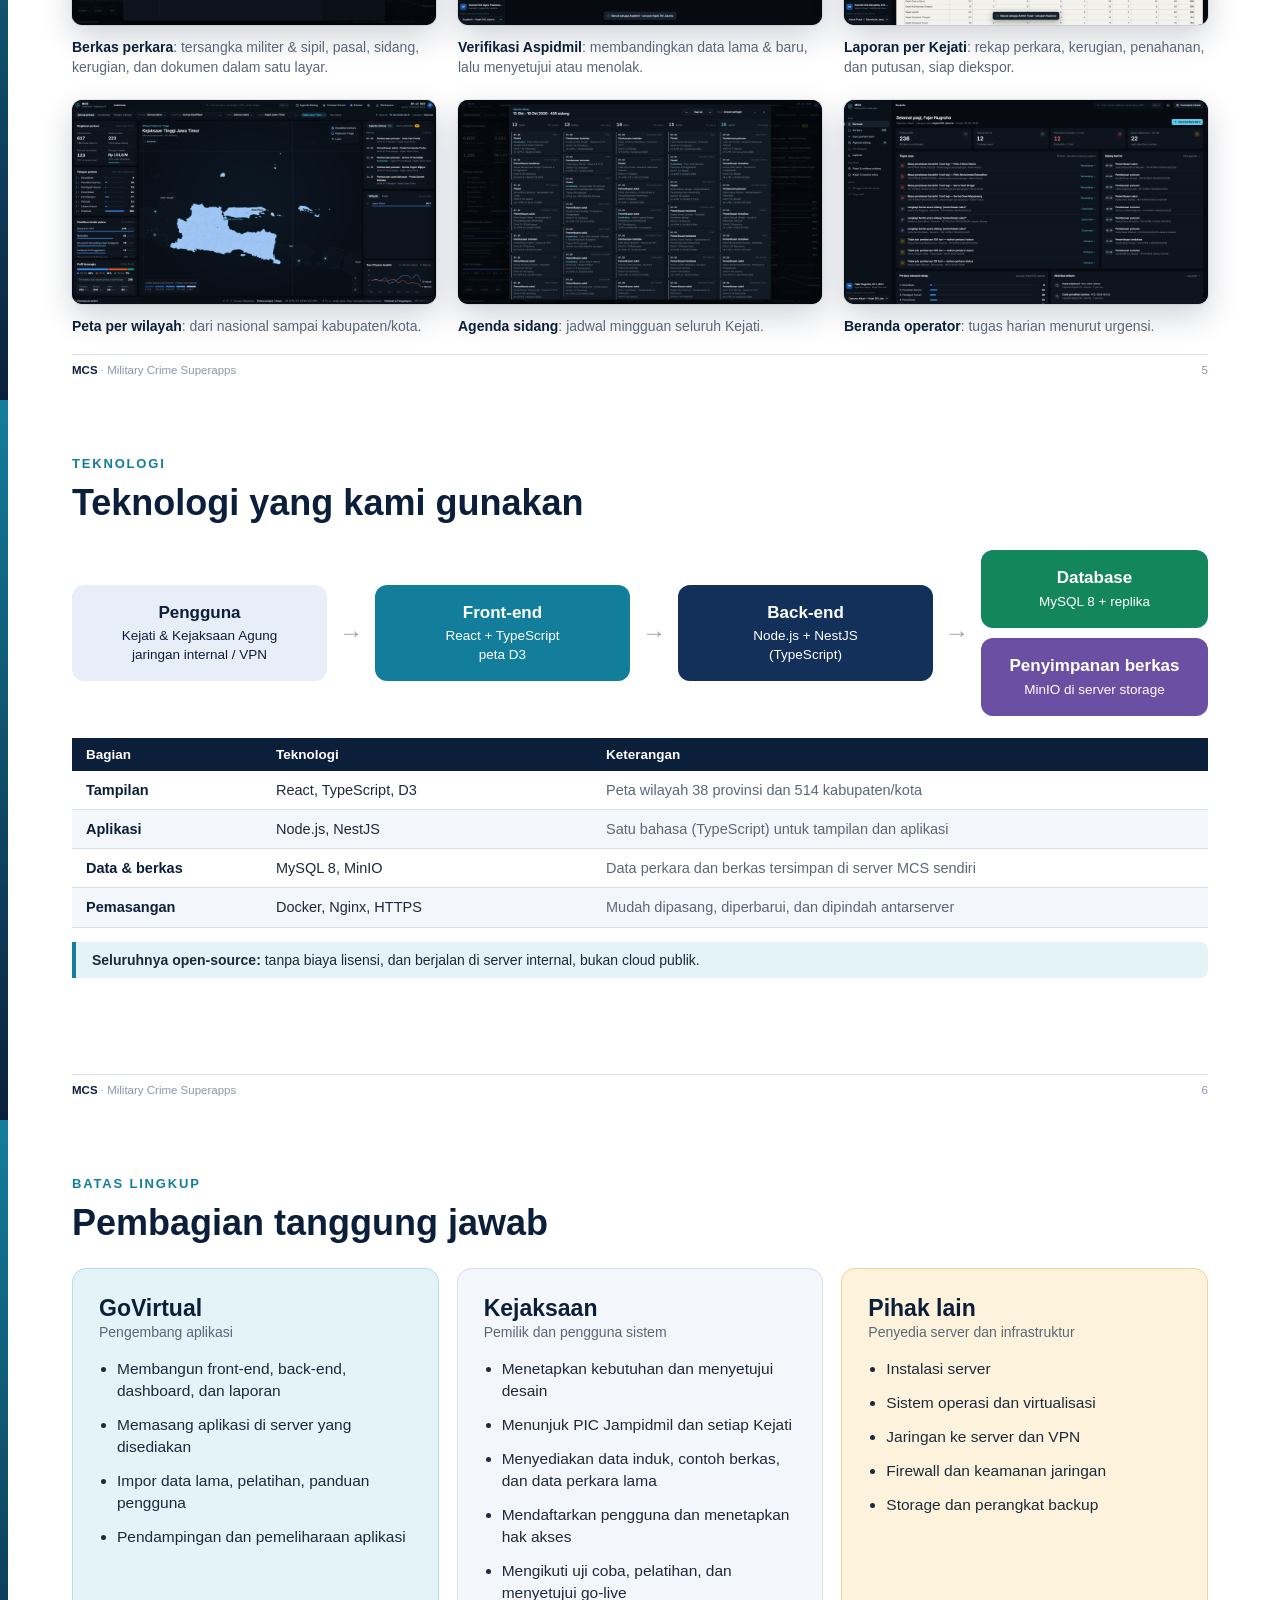
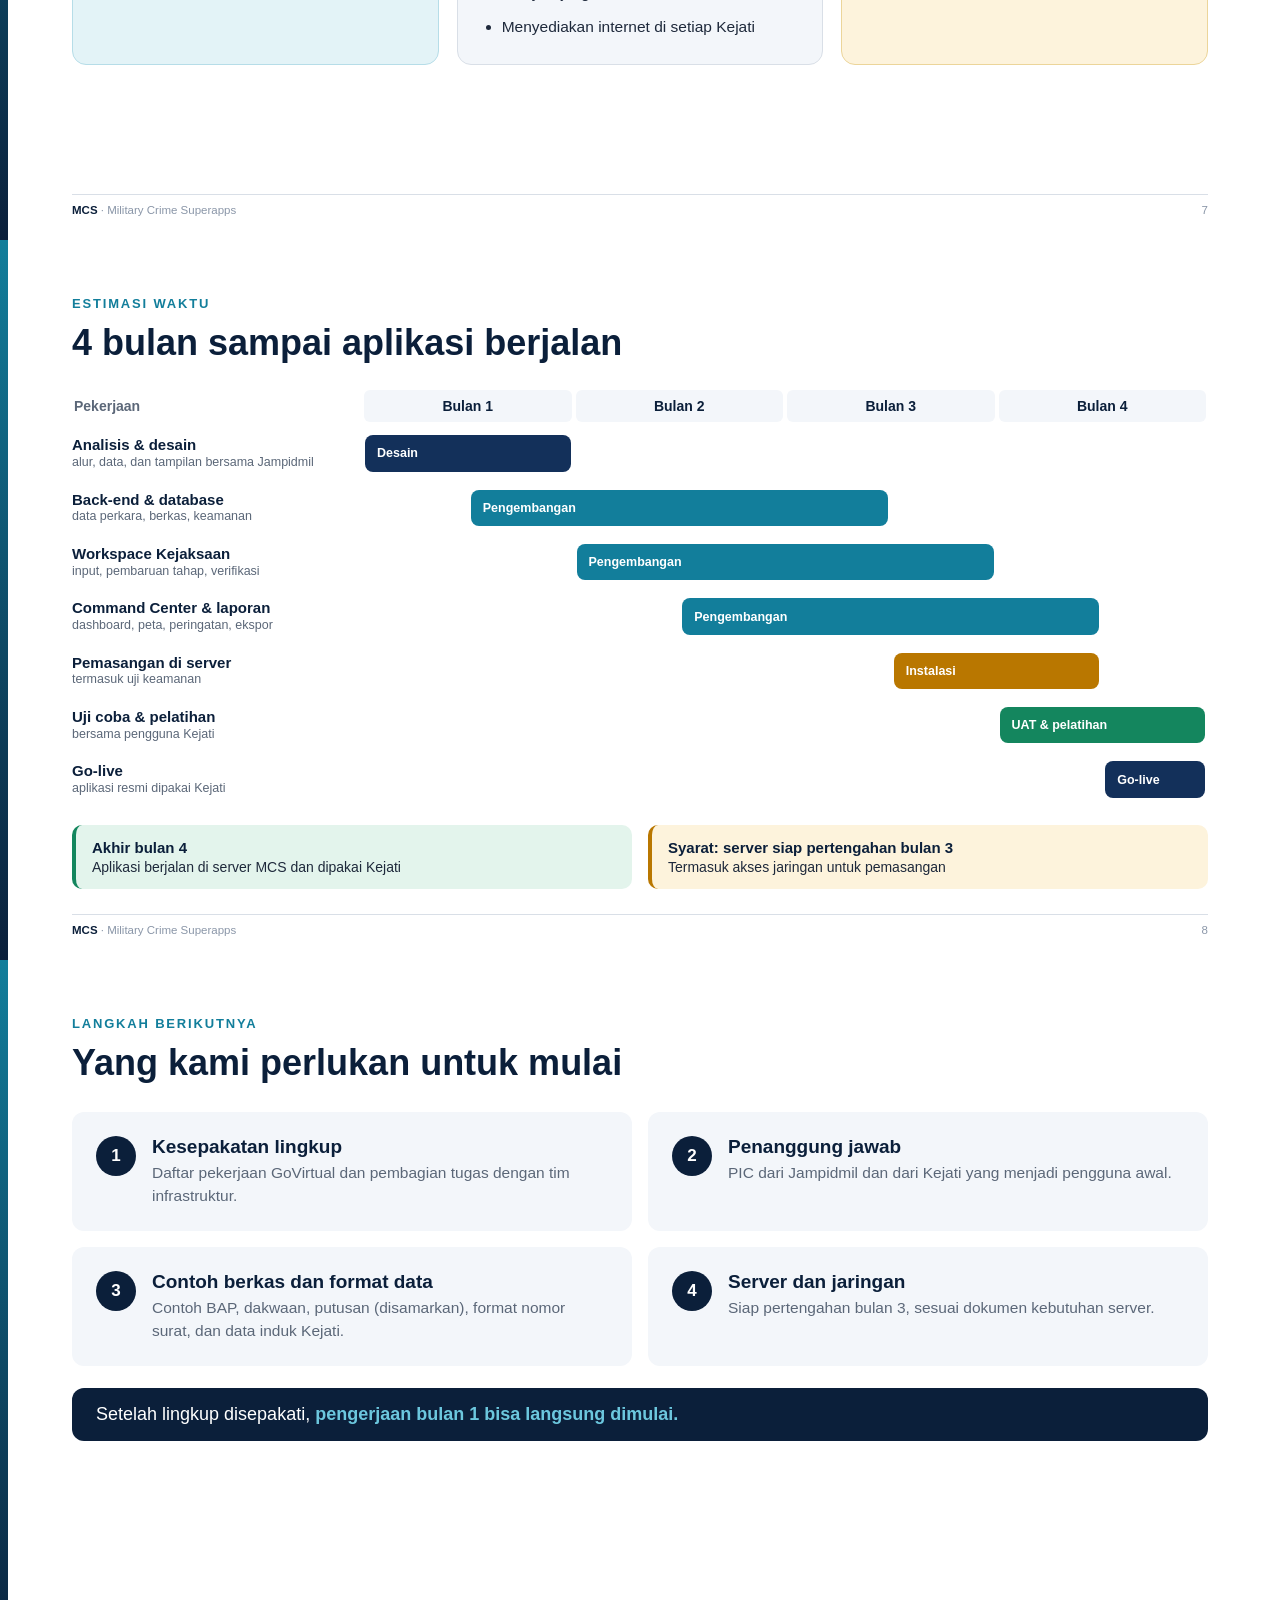
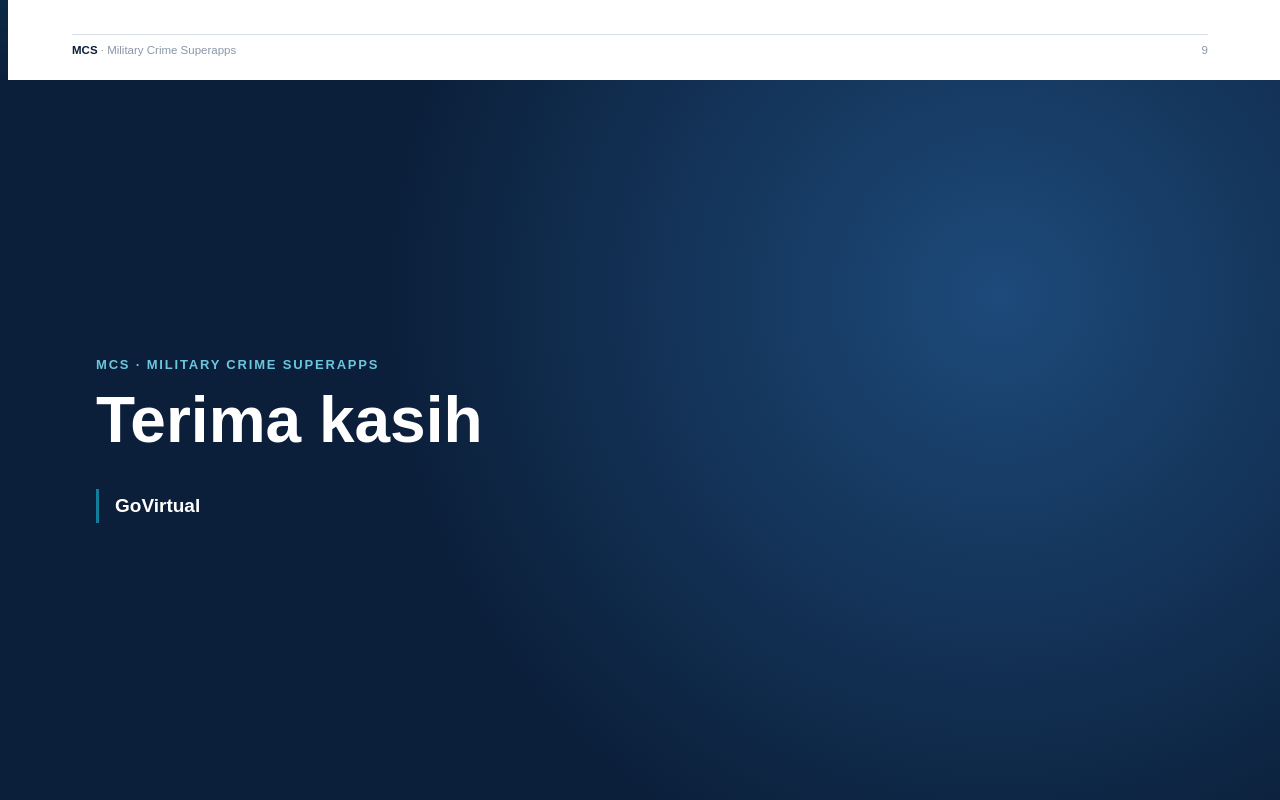
<file: docs/presentasi/Paparan-Lingkup-Pengembangan-MCS.html>
<!DOCTYPE html>
<html lang="id">
<head>
<meta charset="UTF-8" />
<title>Paparan Pengembangan MCS — GoVirtual</title>
<style>
  @page { size: 1280px 720px; margin: 0; }
  :root {
    --navy: #0b1f3a; --navy2: #13305a; --teal: #127e9b; --teal-l: #e3f3f7; --sky: #6cc7de;
    --amber: #b97700; --amber-l: #fdf3dc; --green: #14865e; --green-l: #e3f4ec;
    --ink: #1e293b; --muted: #5b6778; --line: #d9dfe7; --soft: #f3f6fa;
  }
  * { box-sizing: border-box; margin: 0; padding: 0; }
  body { font-family: 'Segoe UI', Arial, sans-serif; color: var(--ink); -webkit-print-color-adjust: exact; print-color-adjust: exact; }
  .slide { width: 1280px; height: 720px; position: relative; overflow: hidden; page-break-after: always; break-after: page; background: #fff; padding: 56px 72px 64px; }
  .slide:last-child { page-break-after: auto; break-after: auto; }
  .slide::before { content: ""; position: absolute; left: 0; top: 0; width: 8px; height: 100%; background: linear-gradient(var(--teal), var(--navy)); }
  .kick { font-size: 13px; font-weight: 700; letter-spacing: .14em; color: var(--teal); text-transform: uppercase; margin-bottom: 10px; }
  h1 { font-size: 36px; line-height: 1.2; color: var(--navy); font-weight: 700; margin-bottom: 10px; }
  .lead { font-size: 18px; color: var(--muted); line-height: 1.55; max-width: 1040px; }
  .foot { position: absolute; left: 72px; right: 72px; bottom: 24px; display: flex; justify-content: space-between; font-size: 11.5px; color: #8a96a8; border-top: 1px solid var(--line); padding-top: 9px; }
  .foot b { color: var(--navy); font-weight: 600; }
  .shot { border-radius: 10px; overflow: hidden; box-shadow: 0 12px 32px rgba(11,31,58,.20), 0 0 0 1px rgba(11,31,58,.08); background: #0b1220; }
  .shot img { display: block; width: 100%; }
  .cap { font-size: 14px; color: var(--muted); margin-top: 12px; line-height: 1.45; }
  .cap b { color: var(--navy); }

  /* Cover & end */
  .dark { background: radial-gradient(circle at 78% 30%, #1d4a7a 0%, var(--navy) 55%); color: #fff; padding: 0; }
  .dark::before { display: none; }
  .cover .l { position: absolute; left: 80px; top: 0; bottom: 0; width: 540px; display: flex; flex-direction: column; justify-content: center; }
  .cover .kick { color: var(--sky); }
  .cover h1 { color: #fff; font-size: 58px; line-height: 1.06; margin: 8px 0 30px; }
  .cover h1 span { color: var(--sky); }
  .cover .meta { font-size: 16px; color: #b8c6d8; line-height: 1.75; border-left: 3px solid var(--teal); padding-left: 16px; }
  .cover .meta b { color: #fff; font-size: 18px; }
  .cover .r { position: absolute; right: -130px; top: 105px; width: 720px; transform: perspective(1400px) rotateY(-14deg) rotateX(4deg); }
  .cover .r .shot { box-shadow: 0 30px 80px rgba(0,0,0,.55), 0 0 0 1px rgba(255,255,255,.08); }
  .cover .r2 { position: absolute; right: 250px; top: 400px; width: 340px; transform: perspective(1400px) rotateY(-14deg) rotateX(4deg); }
  .cover .r2 .shot { box-shadow: 0 24px 60px rgba(0,0,0,.6), 0 0 0 1px rgba(255,255,255,.12); }

  /* Flow */
  .flow { display: flex; align-items: stretch; gap: 14px; margin: 30px 0 22px; }
  .flow .st { flex: 1; background: var(--soft); border-radius: 12px; padding: 24px; border-top: 4px solid var(--teal); }
  .flow .st .n { font-size: 13px; font-weight: 700; color: var(--teal); letter-spacing: .06em; }
  .flow .st h3 { font-size: 23px; color: var(--navy); margin: 4px 0 6px; }
  .flow .st p { font-size: 16px; color: var(--muted); line-height: 1.45; }
  .flow .ar { display: flex; align-items: center; color: #9aa6b6; font-size: 26px; }
  .two { display: grid; grid-template-columns: 1fr 1fr; gap: 18px; }
  .box { border: 1px solid var(--line); border-radius: 12px; padding: 20px 24px; }
  .box h4 { font-size: 18px; color: var(--navy); margin-bottom: 6px; }
  .box p { font-size: 15.5px; line-height: 1.5; }

  /* SOW cards */
  .cards { display: grid; grid-template-columns: repeat(4, 1fr); gap: 16px; margin-top: 26px; }
  .card { background: var(--soft); border-radius: 14px; padding: 22px 20px 18px; border-top: 4px solid var(--teal); }
  .card .ic { width: 42px; height: 42px; border-radius: 10px; background: var(--navy); color: #fff; display: flex; align-items: center; justify-content: center; font-weight: 700; font-size: 16px; margin-bottom: 14px; }
  .card h3 { font-size: 20px; color: var(--navy); margin-bottom: 3px; }
  .card .what { font-size: 13.5px; color: var(--teal); font-weight: 600; margin-bottom: 12px; }
  .card li { font-size: 14.5px; line-height: 1.45; margin: 0 0 7px 16px; }
  .also { margin-top: 18px; border: 1px dashed #9fb0c4; border-radius: 12px; padding: 14px 20px; font-size: 15px; display: flex; gap: 14px; align-items: center; }
  .also b { color: var(--navy); white-space: nowrap; }

  .screens { display: grid; grid-template-columns: repeat(3, 1fr); gap: 22px; margin-top: 16px; }

  /* Tech */
  .arch { display: flex; align-items: center; gap: 12px; margin: 26px 0 22px; }
  .arch .n { flex: 1; border-radius: 12px; padding: 16px 14px; text-align: center; color: #fff; font-size: 13.5px; line-height: 1.4; }
  .arch .n b { display: block; font-size: 17px; margin-bottom: 3px; }
  .arch .a { color: #9aa6b6; font-size: 24px; }
  .n.u { background: #e8eef7; color: var(--navy) !important; }
  .n.fe { background: var(--teal); }
  .n.be { background: var(--navy2); }
  .stack { display: flex; flex-direction: column; gap: 10px; flex: 1; }
  .n.db { background: var(--green); }
  .n.st { background: #6b4fa3; }
  table.t { width: 100%; border-collapse: collapse; font-size: 14.5px; }
  table.t th { text-align: left; background: var(--navy); color: #fff; font-weight: 600; padding: 9px 14px; font-size: 13.5px; }
  table.t td { padding: 9px 14px; border-bottom: 1px solid var(--line); vertical-align: top; line-height: 1.4; }
  table.t tr:nth-child(even) td { background: var(--soft); }
  table.t td:first-child { font-weight: 600; color: var(--navy); white-space: nowrap; }
  table.t td.why { color: var(--muted); }
  .note { margin-top: 14px; font-size: 14px; background: var(--teal-l); border-left: 4px solid var(--teal); padding: 10px 16px; border-radius: 0 8px 8px 0; }

  /* Responsibility */
  .resp { display: grid; grid-template-columns: 1fr 1fr; gap: 22px; margin-top: 24px; }
  .resp .col { border-radius: 14px; padding: 32px 34px 18px; }
  .resp .gv { background: var(--teal-l); border: 1px solid #b6dde8; }
  .resp .kj { background: var(--soft); border: 1px solid var(--line); }
  .resp h3 { font-size: 22px; color: var(--navy); margin-bottom: 2px; }
  .resp .who { font-size: 13.5px; color: var(--muted); margin-bottom: 12px; }
  .resp { grid-template-columns: 1fr 1fr 1fr !important; gap: 18px !important; }
  .resp .col { padding: 26px 26px 14px !important; }
  .resp .pl { background: var(--amber-l); border: 1px solid #ecd59a; }
  .resp li { font-size: 15.5px; line-height: 1.42; margin: 0 0 12px 18px; }
  .resp h3 { font-size: 23px !important; } .resp .who { font-size: 14px !important; margin-bottom: 18px !important; }
  .kpis { display: grid; grid-template-columns: repeat(4, 1fr); gap: 12px; margin-top: 14px; }
  .kpi { background: #fff; border-radius: 10px; padding: 14px 18px; border: 1px solid var(--line); border-top: 3px solid var(--navy); }
  .kpi b { display: block; font-size: 26px; color: var(--navy); line-height: 1.2; }
  .kpi span { font-size: 13px; color: var(--muted); }

  /* Gantt */
  .gantt { margin-top: 26px; display: grid; grid-template-columns: 290px repeat(8, 1fr); row-gap: 8px; }
  .gantt .h { font-size: 14px; font-weight: 700; color: var(--navy); text-align: center; padding: 8px 0; background: var(--soft); border-radius: 6px; margin: 0 2px; }
  .gantt .h.first { text-align: left; background: none; color: var(--muted); padding-left: 0; }
  .gantt .h.m { grid-column: span 2; }
  .gantt .lbl { grid-column: 1; padding: 6px 12px 6px 0; color: var(--navy); font-weight: 600; font-size: 15px; line-height: 1.25; }
  .gantt .lbl small { display: block; font-weight: 400; color: var(--muted); font-size: 12.5px; }
  .gantt .bar { margin: 5px 3px; border-radius: 8px; background: var(--teal); color: #fff; font-size: 12.5px; font-weight: 600; display: flex; align-items: center; padding: 0 12px; }
  .gantt .bar.dark { background: var(--navy2); }
  .gantt .bar.green { background: var(--green); }
  .gantt .bar.amber { background: var(--amber); }
  .miles { display: flex; gap: 16px; margin-top: 22px; }
  .mile { flex: 1; border-radius: 10px; padding: 12px 16px; font-size: 14px; line-height: 1.4; background: var(--green-l); border-left: 4px solid var(--green); }
  .mile b { color: var(--navy); display: block; font-size: 15px; }
  .mile.warn { background: var(--amber-l); border-left-color: var(--amber); }

  /* Next */
  .asks { display: grid; grid-template-columns: 1fr 1fr; gap: 16px; margin-top: 28px; }
  .ask { display: flex; gap: 16px; background: var(--soft); border-radius: 12px; padding: 24px; }
  .ask .no { width: 40px; height: 40px; flex: none; border-radius: 50%; background: var(--navy); color: #fff; font-weight: 700; display: flex; align-items: center; justify-content: center; font-size: 17px; }
  .ask h4 { font-size: 19px; color: var(--navy); margin-bottom: 4px; }
  .ask p { font-size: 15.5px; color: var(--muted); line-height: 1.45; }
  .banner { margin-top: 22px; background: var(--navy); color: #fff; border-radius: 12px; padding: 16px 24px; font-size: 18px; }
  .banner b { color: var(--sky); }

  .end { display: flex; flex-direction: column; justify-content: center; padding-left: 96px; }
  .end .kick { color: var(--sky); }
  .end h1 { color: #fff; font-size: 64px; margin-bottom: 30px; }
  .end .meta { font-size: 17px; color: #b8c6d8; border-left: 3px solid var(--teal); padding-left: 16px; line-height: 1.75; }
  .end .meta b { color: #fff; font-size: 19px; }
</style>
</head>
<body>

<!-- 1. Sampul -->
<section class="slide dark cover">
  <div class="l">
    <div class="kick">Paparan Pengembangan Aplikasi</div>
    <h1>MCS<br/><span>Military Crime Superapps</span></h1>
    <div class="meta"><b>GoVirtual</b><br/>Bidang Pidana Militer Kejaksaan RI<br/>November 2026</div>
  </div>
  <div class="r"><div class="shot"><img src="../tangkapan-layar/01-command-center-nasional.png" alt="" /></div></div>
  <div class="r2"><div class="shot"><img src="../tangkapan-layar/05-berkas-perkara-koneksitas.png" alt="" /></div></div>
</section>

<!-- 2. Tentang MCS -->
<section class="slide">
  <div class="kick">Tentang MCS</div>
  <h1>Satu sistem untuk perkara pidana militer</h1>
  <p class="lead">MCS mencatat dan memantau seluruh perkara pidana militer secara nasional. Setiap Kejaksaan Tinggi mengisi langsung, sehingga Jampidmil dapat melihat kondisi perkara kapan saja tanpa menunggu rekap manual.</p>
  <div class="flow">
    <div class="st"><div class="n">1 · MENGISI</div><h3>Kejaksaan Tinggi</h3><p>Operator di 33 Kejati menginput perkara dan memperbarui perkembangannya.</p></div>
    <div class="ar">→</div>
    <div class="st"><div class="n">2 · MEMERIKSA</div><h3>Aspidmil</h3><p>Setiap perubahan diverifikasi sebelum tampil secara nasional.</p></div>
    <div class="ar">→</div>
    <div class="st"><div class="n">3 · MEMANTAU</div><h3>Jampidmil &amp; pimpinan</h3><p>Peta sebaran, tahapan, jadwal sidang, kerugian negara, dan peringatan dini.</p></div>
  </div>
  <div class="two">
    <div class="box"><h4>Perkara koneksitas</h4><p>Prajurit TNI <b>bersama</b> warga sipil. Ditangani langsung oleh Kejaksaan, dari penyidikan sampai eksekusi.</p></div>
    <div class="box"><h4>Perkara Oditurat</h4><p>Prajurit TNI, dituntut oleh Oditur. Kejaksaan mengkoordinasikan dan memantau.</p></div>
  </div>
  <div class="foot"><span><b>MCS</b> · Military Crime Superapps</span><span>2</span></div>
</section>

<!-- 3. Dua aplikasi -->
<section class="slide">
  <div class="kick">Tentang MCS</div>
  <h1>Dua aplikasi, satu data</h1>
  <div class="two" style="gap:28px; margin-top:24px;">
    <div>
      <div class="shot"><img src="../tangkapan-layar/01-command-center-nasional.png" alt="" /></div>
      <div class="cap"><b>Command Center</b> untuk pimpinan dan Jampidmil: peta sebaran 38 provinsi sampai kabupaten, ringkasan, agenda sidang, peringatan dini.</div>
    </div>
    <div>
      <div class="shot"><img src="../tangkapan-layar/14-workspace-input-perkara-koneksitas.png" alt="" /></div>
      <div class="cap"><b>Workspace Kejaksaan</b> untuk operator Kejati dan Aspidmil: input perkara, pembaruan tahap, verifikasi, laporan.</div>
    </div>
  </div>
  <div class="foot"><span><b>MCS</b> · Military Crime Superapps</span><span>3</span></div>
</section>

<!-- 4. Lingkup -->
<section class="slide">
  <div class="kick">Lingkup pekerjaan</div>
  <h1>Yang dibangun oleh GoVirtual</h1>
  <div class="cards">
    <div class="card">
      <div class="ic">FE</div><h3>Front-end</h3><div class="what">Tampilan yang dipakai pengguna</div>
      <ul><li>Command Center (pemantauan nasional)</li><li>Workspace Kejaksaan (input &amp; verifikasi)</li><li>Untuk laptop, tablet, dan ponsel</li></ul>
    </div>
    <div class="card">
      <div class="ic">BE</div><h3>Back-end</h3><div class="what">Mesin di belakang layar</div>
      <ul><li>Database perkara (MySQL)</li><li>Alur 8 tahap &amp; verifikasi Aspidmil</li><li>Unggah &amp; simpan berkas</li><li>Peringatan otomatis</li></ul>
    </div>
    <div class="card">
      <div class="ic">DB</div><h3>Dashboard &amp; laporan</h3><div class="what">Informasi untuk pimpinan</div>
      <ul><li>Peta, ringkasan, tahapan, tren</li><li>Agenda sidang &amp; peringatan</li><li>Laporan PDF/Excel dengan watermark</li></ul>
    </div>
    <div class="card">
      <div class="ic">SA</div><h3>Keamanan &amp; akses</h3><div class="what">Data rahasia tetap terjaga</div>
      <ul><li>Akun per orang + verifikasi dua langkah</li><li>Hak akses per peran &amp; wilayah Kejati</li><li>Log audit yang tidak bisa diubah</li></ul>
    </div>
  </div>
  <div class="also"><b>Juga termasuk</b><span>Pemasangan aplikasi di server MCS · impor data perkara lama · pelatihan &amp; panduan pengguna · pendampingan dan pemeliharaan</span></div>
  <div class="foot"><span><b>MCS</b> · Military Crime Superapps</span><span>4</span></div>
</section>

<!-- 5. Fitur utama -->
<section class="slide">
  <div class="kick">Lingkup pekerjaan</div>
  <h1>Fitur utama</h1>
  <div class="screens">
    <div><div class="shot"><img src="../tangkapan-layar/05-berkas-perkara-koneksitas.png" alt="" /></div><div class="cap"><b>Berkas perkara</b>: tersangka militer &amp; sipil, pasal, sidang, kerugian, dan dokumen dalam satu layar.</div></div>
    <div><div class="shot"><img src="../tangkapan-layar/15-workspace-verifikasi-aspidmil.png" alt="" /></div><div class="cap"><b>Verifikasi Aspidmil</b>: membandingkan data lama &amp; baru, lalu menyetujui atau menolak.</div></div>
    <div><div class="shot"><img src="../tangkapan-layar/17-workspace-laporan-per-kejati.png" alt="" /></div><div class="cap"><b>Laporan per Kejati</b>: rekap perkara, kerugian, penahanan, dan putusan, siap diekspor.</div></div>
  </div>
  <div class="screens" style="margin-top:22px">
    <div><div class="shot"><img src="../tangkapan-layar/03-wilayah-kejati-jawa-timur.png" alt="" /></div><div class="cap"><b>Peta per wilayah</b>: dari nasional sampai kabupaten/kota.</div></div>
    <div><div class="shot"><img src="../tangkapan-layar/09-agenda-sidang-mingguan.png" alt="" /></div><div class="cap"><b>Agenda sidang</b>: jadwal mingguan seluruh Kejati.</div></div>
    <div><div class="shot"><img src="../tangkapan-layar/11-workspace-beranda-operator-kejati.png" alt="" /></div><div class="cap"><b>Beranda operator</b>: tugas harian menurut urgensi.</div></div>
  </div>
  <div class="foot"><span><b>MCS</b> · Military Crime Superapps</span><span>5</span></div>
</section>

<!-- 6. Teknologi -->
<section class="slide">
  <div class="kick">Teknologi</div>
  <h1>Teknologi yang kami gunakan</h1>
  <div class="arch">
    <div class="n u"><b>Pengguna</b>Kejati &amp; Kejaksaan Agung<br/>jaringan internal / VPN</div>
    <div class="a">→</div>
    <div class="n fe"><b>Front-end</b>React + TypeScript<br/>peta D3</div>
    <div class="a">→</div>
    <div class="n be"><b>Back-end</b>Node.js + NestJS<br/>(TypeScript)</div>
    <div class="a">→</div>
    <div class="stack">
      <div class="n db"><b>Database</b>MySQL 8 + replika</div>
      <div class="n st"><b>Penyimpanan berkas</b>MinIO di server storage</div>
    </div>
  </div>
  <table class="t">
    <thead><tr><th style="width:190px">Bagian</th><th style="width:330px">Teknologi</th><th>Keterangan</th></tr></thead>
    <tbody>
      <tr><td>Tampilan</td><td>React, TypeScript, D3</td><td class="why">Peta wilayah 38 provinsi dan 514 kabupaten/kota</td></tr>
      <tr><td>Aplikasi</td><td>Node.js, NestJS</td><td class="why">Satu bahasa (TypeScript) untuk tampilan dan aplikasi</td></tr>
      <tr><td>Data &amp; berkas</td><td>MySQL 8, MinIO</td><td class="why">Data perkara dan berkas tersimpan di server MCS sendiri</td></tr>
      <tr><td>Pemasangan</td><td>Docker, Nginx, HTTPS</td><td class="why">Mudah dipasang, diperbarui, dan dipindah antarserver</td></tr>
    </tbody>
  </table>
  <div class="note"><b>Seluruhnya open-source:</b> tanpa biaya lisensi, dan berjalan di server internal, bukan cloud publik.</div>
  <div class="foot"><span><b>MCS</b> · Military Crime Superapps</span><span>6</span></div>
</section>

<!-- 7. Tanggung jawab -->
<section class="slide">
  <div class="kick">Batas lingkup</div>
  <h1>Pembagian tanggung jawab</h1>
  <div class="resp">
    <div class="col gv">
      <h3>GoVirtual</h3><div class="who">Pengembang aplikasi</div>
      <ul>
        <li>Membangun front-end, back-end, dashboard, dan laporan</li>
        <li>Memasang aplikasi di server yang disediakan</li>
        <li>Impor data lama, pelatihan, panduan pengguna</li>
        <li>Pendampingan dan pemeliharaan aplikasi</li>
      </ul>
    </div>
    <div class="col kj">
      <h3>Kejaksaan</h3><div class="who">Pemilik dan pengguna sistem</div>
      <ul>
        <li>Menetapkan kebutuhan dan menyetujui desain</li>
        <li>Menunjuk PIC Jampidmil dan setiap Kejati</li>
        <li>Menyediakan data induk, contoh berkas, dan data perkara lama</li>
        <li>Mendaftarkan pengguna dan menetapkan hak akses</li>
        <li>Mengikuti uji coba, pelatihan, dan menyetujui go-live</li>
        <li>Menyediakan internet di setiap Kejati</li>
      </ul>
    </div>
    <div class="col pl">
      <h3>Pihak lain</h3><div class="who">Penyedia server dan infrastruktur</div>
      <ul>
        <li>Instalasi server</li>
        <li>Sistem operasi dan virtualisasi</li>
        <li>Jaringan ke server dan VPN</li>
        <li>Firewall dan keamanan jaringan</li>
        <li>Storage dan perangkat backup</li>
      </ul>
    </div>
  </div>
  <div class="foot"><span><b>MCS</b> · Military Crime Superapps</span><span>7</span></div>
</section>

<!-- 8. Timeline -->
<section class="slide">
  <div class="kick">Estimasi waktu</div>
  <h1>4 bulan sampai aplikasi berjalan</h1>
  <div class="gantt">
    <div class="h first">Pekerjaan</div><div class="h m">Bulan 1</div><div class="h m">Bulan 2</div><div class="h m">Bulan 3</div><div class="h m">Bulan 4</div>

    <div class="lbl">Analisis &amp; desain<small>alur, data, dan tampilan bersama Jampidmil</small></div>
    <div class="bar dark" style="grid-column: 2 / span 2">Desain</div>

    <div class="lbl">Back-end &amp; database<small>data perkara, berkas, keamanan</small></div>
    <div class="bar" style="grid-column: 3 / span 4">Pengembangan</div>

    <div class="lbl">Workspace Kejaksaan<small>input, pembaruan tahap, verifikasi</small></div>
    <div class="bar" style="grid-column: 4 / span 4">Pengembangan</div>

    <div class="lbl">Command Center &amp; laporan<small>dashboard, peta, peringatan, ekspor</small></div>
    <div class="bar" style="grid-column: 5 / span 4">Pengembangan</div>

    <div class="lbl">Pemasangan di server<small>termasuk uji keamanan</small></div>
    <div class="bar amber" style="grid-column: 7 / span 2">Instalasi</div>

    <div class="lbl">Uji coba &amp; pelatihan<small>bersama pengguna Kejati</small></div>
    <div class="bar green" style="grid-column: 8 / span 2">UAT &amp; pelatihan</div>

    <div class="lbl">Go-live<small>aplikasi resmi dipakai Kejati</small></div>
    <div class="bar dark" style="grid-column: 9 / span 1">Go-live</div>
  </div>
  <div class="miles">
    <div class="mile"><b>Akhir bulan 4</b>Aplikasi berjalan di server MCS dan dipakai Kejati</div>
    <div class="mile warn"><b>Syarat: server siap pertengahan bulan 3</b>Termasuk akses jaringan untuk pemasangan</div>
  </div>
  <div class="foot"><span><b>MCS</b> · Military Crime Superapps</span><span>8</span></div>
</section>

<!-- 9. Langkah berikutnya -->
<section class="slide">
  <div class="kick">Langkah berikutnya</div>
  <h1>Yang kami perlukan untuk mulai</h1>
  <div class="asks">
    <div class="ask"><div class="no">1</div><div><h4>Kesepakatan lingkup</h4><p>Daftar pekerjaan GoVirtual dan pembagian tugas dengan tim infrastruktur.</p></div></div>
    <div class="ask"><div class="no">2</div><div><h4>Penanggung jawab</h4><p>PIC dari Jampidmil dan dari Kejati yang menjadi pengguna awal.</p></div></div>
    <div class="ask"><div class="no">3</div><div><h4>Contoh berkas dan format data</h4><p>Contoh BAP, dakwaan, putusan (disamarkan), format nomor surat, dan data induk Kejati.</p></div></div>
    <div class="ask"><div class="no">4</div><div><h4>Server dan jaringan</h4><p>Siap pertengahan bulan 3, sesuai dokumen kebutuhan server.</p></div></div>
  </div>
  <div class="banner">Setelah lingkup disepakati, <b>pengerjaan bulan 1 bisa langsung dimulai.</b></div>
  <div class="foot"><span><b>MCS</b> · Military Crime Superapps</span><span>9</span></div>
</section>

<!-- 10. Penutup -->
<section class="slide dark end">
  <div class="kick">MCS · Military Crime Superapps</div>
  <h1>Terima kasih</h1>
  <div class="meta"><b>GoVirtual</b></div>
</section>

</body>
</html>
</file>
<file: css/tokens.css>
/* =====================================================================
   MCS — Design tokens (dipakai Command Center & Workspace)
   Warna data mengikuti palet tervalidasi (aman buta warna di latar gelap):
   seri 1–3 #3987e5 / #d95926 / #199e70 · status kritis/peringatan/baik.
   ===================================================================== */
:root, [data-theme="light"] #intro {
  color-scheme: dark;
  --bg: #070b11;
  --bg-2: #0a1018;
  --panel: #0d141d;
  --panel-2: #111a25;
  --panel-3: #16212e;
  --tint: 148, 172, 204;   /* warna garis & hover (kanal RGB) */
  --ink: 255, 255, 255;    /* lapisan transparan di atas panel */
  --sh: 0, 0, 0;           /* warna bayangan */
  --line: rgba(var(--tint), 0.10);
  --line-2: rgba(var(--tint), 0.18);
  --line-3: rgba(var(--tint), 0.28);

  --txt: #eef2f6;
  --txt-2: #b6c1cd;
  --txt-3: #7d8a99;
  --txt-4: #56626f;

  --accent: #5cc8e6;          /* interaksi: fokus, terpilih, tautan */
  --accent-d: rgba(92, 200, 230, 0.12);
  --accent-2: rgba(92, 200, 230, 0.22);
  --on-accent: #031018;       /* teks di atas tombol aksen */

  /* seri data (urutan tetap) */
  --s1: #3987e5;
  --s2: #d95926;
  --s3: #199e70;
  /* skala sekuensial biru (sedikit → banyak) */
  --q0: #101b28; --q1: #104281; --q2: #1c5cab; --q3: #2a78d6; --q4: #5598e7; --q5: #9ec5f4;

  /* status — selalu disertai ikon/teks */
  --good: #0ca30c;
  --warn: #fab219;
  --serious: #ec835a;
  --crit: #d03b3b;
  --ok-txt: #46c88c;
  --warn-txt: #f0b43c;
  --serious-txt: #f0a07e;
  --crit-txt: #ff7b7b;

  /* peta */
  --map-empty: #0f1925; --map-off: #13202e; --map-mini: #152233; --map-mini-line: #0a121b;
  --map-bg-a: #0d1824; --map-bg-b: #090f17;
  --map-edge: 170, 196, 228; --map-focus: 238, 242, 246;
  --scrim: 3, 6, 10; --scrim-a: .78;

  --mono: 'JetBrains Mono', ui-monospace, Consolas, monospace;
  --sans: 'Inter', 'Segoe UI', system-ui, sans-serif;
  --r: 10px;
  --r-sm: 7px;
  --shadow: 0 1px 0 rgba(255, 255, 255, 0.03) inset, 0 12px 32px rgba(0, 0, 0, 0.35);
  --ease: cubic-bezier(.2, .8, .2, 1);
  --ease-io: cubic-bezier(.65, 0, .35, 1);
}
/* Mode terang: latar abu sejuk, panel putih, teks gelap, aksen biru-teal yang lebih dalam agar tetap terbaca */
[data-theme="light"] {
  color-scheme: light;
  --bg: #eef1f5;
  --bg-2: #f7f9fb;
  --panel: #ffffff;
  --panel-2: #f5f7fa;
  --panel-3: #ebeff4;
  --tint: 15, 23, 42;
  --ink: 15, 23, 42;
  --sh: 15, 23, 42;
  --line: rgba(var(--tint), 0.09);
  --line-2: rgba(var(--tint), 0.15);
  --line-3: rgba(var(--tint), 0.26);

  --txt: #0f1b2a;
  --txt-2: #36465a;
  --txt-3: #586779;
  --txt-4: #8290a1;

  --accent: #0a6f96;
  --accent-d: rgba(10, 111, 150, 0.09);
  --accent-2: rgba(10, 111, 150, 0.18);
  --on-accent: #ffffff;

  --s1: #2a6fd0;
  --s2: #c4501c;
  --s3: #14825c;
  --q0: #e6edf6; --q1: #cddff5; --q2: #9bbfee; --q3: #5f9be3; --q4: #2f6fc6; --q5: #143f86;

  --good: #0d8f0d;
  --warn: #f0a30a;
  --serious: #d4622f;
  --crit: #c53030;
  --ok-txt: #0f7a3d;
  --warn-txt: #94570a;
  --serious-txt: #b4481b;
  --crit-txt: #b42318;

  --map-empty: #e1e8f1; --map-off: #d8e0ea; --map-mini: #dce4ee; --map-mini-line: #ffffff;
  --map-bg-a: #f6f8fb; --map-bg-b: #e7edf4;
  --map-edge: 71, 85, 105; --map-focus: 15, 23, 42;
  --scrim: 15, 23, 42; --scrim-a: .42;

  --shadow: 0 1px 2px rgba(15, 23, 42, 0.06), 0 10px 28px rgba(15, 23, 42, 0.09);
}
* { box-sizing: border-box; margin: 0; padding: 0; }
html, body { height: 100%; background: var(--bg); color: var(--txt); font: 13px/1.45 var(--sans); -webkit-font-smoothing: antialiased; font-feature-settings: 'cv11', 'ss01'; }
button { font: inherit; color: inherit; background: none; border: 0; cursor: pointer; }
input, select, textarea { font: inherit; color: inherit; }
a { color: inherit; text-decoration: none; }
svg { display: block; }
::selection { background: var(--accent-2); }
/* Bilah gulir: tipis, tanpa latar, dan baru tampak saat area diarahkan kursor (kesan imersif) */
::-webkit-scrollbar { width: 10px; height: 10px; background: transparent; }
::-webkit-scrollbar-track, ::-webkit-scrollbar-corner { background: transparent; }
::-webkit-scrollbar-thumb { background-color: transparent; border-radius: 10px; border: 3px solid transparent; background-clip: padding-box; }
*:hover::-webkit-scrollbar-thumb { background-color: rgba(var(--tint), 0.26); }
::-webkit-scrollbar-thumb:hover { background-color: rgba(var(--tint), 0.5); }
@supports (-moz-appearance: none) { * { scrollbar-width: thin; scrollbar-color: transparent transparent; } *:hover { scrollbar-color: rgba(var(--tint), 0.3) transparent; } }
:focus-visible { outline: 2px solid var(--accent); outline-offset: 2px; border-radius: 4px; }

.mono { font-family: var(--mono); font-size: .92em; letter-spacing: -.01em; }
.num { font-variant-numeric: tabular-nums; }
.muted { color: var(--txt-3); }
.hidden { display: none !important; }
kbd { font: 500 10.5px var(--mono); color: var(--txt-3); border: 1px solid var(--line-2); border-bottom-width: 2px; border-radius: 5px; padding: 1px 5px; background: rgba(var(--ink), .02); }

/* Badges / pills */
.pill { display: inline-flex; align-items: center; gap: 6px; height: 22px; padding: 0 9px; border-radius: 999px; font-size: 11.5px; font-weight: 500; color: var(--txt-2); background: rgba(var(--tint), .08); border: 1px solid var(--line); white-space: nowrap; }
.pill i { width: 7px; height: 7px; border-radius: 50%; flex: none; }
.pill.crit { color: var(--crit-txt); background: color-mix(in srgb, var(--crit) 12%, transparent); border-color: color-mix(in srgb, var(--crit) 30%, transparent); }
.pill.warn { color: var(--warn-txt); background: color-mix(in srgb, var(--warn) 10%, transparent); border-color: color-mix(in srgb, var(--warn) 28%, transparent); }
.pill.good { color: var(--ok-txt); background: color-mix(in srgb, var(--good) 12%, transparent); border-color: color-mix(in srgb, var(--good) 30%, transparent); }
.pill.info { color: var(--accent); background: var(--accent-d); border-color: color-mix(in srgb, var(--accent) 28%, transparent); }
.ico-s { width: 14px; height: 14px; flex: none; fill: none; stroke: currentColor; stroke-width: 2; stroke-linecap: round; stroke-linejoin: round; }

/* Buttons */
.btn { display: inline-flex; align-items: center; justify-content: center; gap: 7px; height: 32px; padding: 0 12px; border-radius: var(--r-sm); border: 1px solid var(--line-2); background: var(--panel-2); color: var(--txt); font-weight: 500; transition: background .15s, border-color .15s, transform .1s; white-space: nowrap; }
.btn:hover { background: var(--panel-3); border-color: var(--line-3); }
.btn:active { transform: translateY(1px); }
.btn.primary { background: var(--accent); border-color: transparent; color: var(--on-accent); font-weight: 600; }
.btn.primary:hover { background: #7dd6ee; }
.btn.ghost { background: transparent; border-color: transparent; color: var(--txt-2); }
.btn.ghost:hover { background: rgba(var(--tint), .08); color: var(--txt); }
.btn.danger { color: var(--crit-txt); border-color: color-mix(in srgb, var(--crit) 35%, transparent); background: color-mix(in srgb, var(--crit) 8%, transparent); }
.btn.danger:hover { background: color-mix(in srgb, var(--crit) 16%, transparent); }
.btn svg { width: 15px; height: 15px; fill: none; stroke: currentColor; stroke-width: 2; stroke-linecap: round; stroke-linejoin: round; }
.btn:disabled { opacity: .45; cursor: not-allowed; }

.input, .select { height: 34px; padding: 0 11px; border-radius: var(--r-sm); background: var(--bg-2); border: 1px solid var(--line-2); color: var(--txt); outline: none; transition: border-color .15s, box-shadow .15s; }
.input:focus, .select:focus { border-color: var(--accent); box-shadow: 0 0 0 3px var(--accent-d); }
.input::placeholder { color: var(--txt-4); }

/* Toast */
#toast { position: fixed; left: 50%; bottom: 28px; transform: translate(-50%, 20px); opacity: 0; pointer-events: none; z-index: 400; background: var(--panel-3); border: 1px solid var(--line-2); color: var(--txt); padding: 10px 16px; border-radius: 10px; box-shadow: var(--shadow); transition: opacity .25s, transform .35s var(--ease); display: flex; gap: 10px; align-items: center; }
#toast.on { opacity: 1; transform: translate(-50%, 0); }
#toast .ok { color: var(--ok-txt); }

@media (prefers-reduced-motion: reduce) {
  *, *::before, *::after { animation-duration: .001ms !important; transition-duration: .001ms !important; }
}

/* Pilihan tema (terang / gelap) */
.theme-seg { display: inline-flex; align-items: center; gap: 2px; height: 34px; padding: 3px; border: 1px solid var(--line-2); border-radius: 9px; background: var(--panel); flex: none; }
.theme-seg button { display: grid; place-items: center; width: 30px; height: 26px; border-radius: 6px; color: var(--txt-3); transition: background .15s, color .15s; }
.theme-seg button:hover { color: var(--txt); background: rgba(var(--tint), .08); }
.theme-seg button.on { background: var(--accent-d); color: var(--accent); }
.theme-seg svg { width: 15px; height: 15px; fill: none; stroke: currentColor; stroke-width: 1.8; stroke-linecap: round; stroke-linejoin: round; }
</file>
<file: css/mcs.css>
/* =====================================================================
   MCS — Command Center
   ===================================================================== */
html, body { overflow: hidden; }

/* ---------------- Intro (globe) ---------------- */
#intro { position: fixed; inset: 0; z-index: 100; background: radial-gradient(ellipse at 50% 60%, #0b1624 0%, #05080d 70%); transition: opacity .9s var(--ease-io), visibility .9s; }
#intro.done { opacity: 0; visibility: hidden; pointer-events: none; }
#intro.globe-mode { background: radial-gradient(ellipse at 50% 60%, #0b1624 0%, #05080d 70%); }
#globe { position: absolute; inset: 0; }
.intro-shade { position: absolute; inset: 0; pointer-events: none; background: linear-gradient(180deg, rgba(5, 8, 13, .0) 40%, rgba(5, 8, 13, .85) 100%); }
.intro-copy { position: absolute; left: 50%; bottom: 11vh; transform: translateX(-50%); text-align: center; width: min(520px, 90vw); opacity: 0; animation: introIn 1s var(--ease) .3s forwards; }
@keyframes introIn { from { opacity: 0; transform: translate(-50%, 14px); } to { opacity: 1; transform: translate(-50%, 0); } }
.intro-mark { width: 40px; height: 40px; color: var(--accent); margin: 0 auto 14px; }
.intro-title { font-size: 26px; font-weight: 600; letter-spacing: -.02em; }
.intro-sub { color: var(--txt-3); margin-top: 4px; font-size: 13px; }
.intro-progress { height: 2px; background: rgba(var(--tint), .12); border-radius: 2px; margin: 26px auto 10px; width: 240px; overflow: hidden; }
.intro-progress i { display: block; height: 100%; width: 0; background: var(--accent); transition: width .5s var(--ease); }
.intro-step { font-size: 12px; color: var(--txt-3); min-height: 18px; font-variant-numeric: tabular-nums; }
.intro-skip { position: absolute; right: 24px; bottom: 24px; color: var(--txt-3); font-size: 12px; display: flex; gap: 8px; align-items: center; padding: 8px 12px; border-radius: 8px; transition: color .2s, background .2s; }
.intro-skip:hover { color: var(--txt); background: rgba(var(--ink), .04); }
#intro.globe-mode .intro-copy, #intro.globe-mode .intro-skip { display: none; }
.globe-return { position: absolute; left: 50%; bottom: 32px; transform: translateX(-50%); }

/* ---------------- App shell ---------------- */
#app { position: fixed; inset: 0; display: grid; grid-template-rows: 56px 46px 1fr; opacity: 0; transition: opacity .6s var(--ease); }
#app.show { opacity: 1; }

.topbar { display: flex; align-items: center; gap: 16px; padding: 0 16px; border-bottom: 1px solid var(--line); background: var(--bg-2); position: relative; z-index: 5; }
.brand { display: flex; align-items: center; gap: 10px; padding-right: 16px; border-right: 1px solid var(--line); height: 32px; }
.brand svg { width: 26px; height: 26px; color: var(--accent); }
.brand b { display: block; font-size: 14px; letter-spacing: .04em; line-height: 1.1; }
.brand span { display: block; font-size: 11px; color: var(--txt-3); white-space: nowrap; }
.crumbs { display: flex; align-items: center; gap: 2px; min-width: 0; flex: 0 1 auto; overflow: hidden; }
.crumbs button { padding: 5px 8px; border-radius: 6px; color: var(--txt-3); font-weight: 500; white-space: nowrap; transition: color .15s, background .15s; }
.crumbs button:hover { color: var(--txt); background: rgba(var(--tint), .07); }
.crumbs button.cur { color: var(--txt); }
.crumbs .sep { color: var(--txt-4); }
.search-trigger { flex: 1 1 200px; min-width: 160px; max-width: 460px; margin-left: auto; height: 34px; display: flex; align-items: center; gap: 10px; padding: 0 8px 0 12px; border-radius: 9px; background: var(--bg-2); border: 1px solid var(--line-2); color: var(--txt-4); transition: border-color .15s, color .15s; }
.search-trigger:hover { border-color: var(--line-3); color: var(--txt-3); }
.search-trigger svg { width: 15px; height: 15px; fill: none; stroke: currentColor; stroke-width: 2; flex: none; }
.search-trigger span { flex: 1; text-align: left; white-space: nowrap; overflow: hidden; text-overflow: ellipsis; }
.top-actions { display: flex; gap: 4px; }
.tb { display: flex; align-items: center; gap: 7px; height: 34px; padding: 0 11px; border-radius: 8px; color: var(--txt-2); font-weight: 500; transition: background .15s, color .15s; white-space: nowrap; }
.tb:hover { background: rgba(var(--tint), .08); color: var(--txt); }
.tb.on { background: var(--accent-d); color: var(--accent); }
.tb svg { width: 16px; height: 16px; fill: none; stroke: currentColor; stroke-width: 1.8; stroke-linecap: round; stroke-linejoin: round; }
.tb.icon { padding: 0 9px; }
.tb.primary { border: 1px solid var(--line-2); margin-left: 6px; }
.tb.primary:hover { border-color: var(--accent); }
.ai-dot { width: 10px; height: 10px; border-radius: 50%; background: conic-gradient(from 0deg, #5cc8e6, #3987e5, #9085e9, #5cc8e6); animation: spin 4s linear infinite; box-shadow: 0 0 10px color-mix(in srgb, var(--accent) 50%, transparent); }
.ai-dot.big { width: 22px; height: 22px; }
@keyframes spin { to { transform: rotate(360deg); } }
.user { display: flex; align-items: center; gap: 12px; padding-left: 12px; border-left: 1px solid var(--line); }
.clock { text-align: right; line-height: 1.15; }
.clock b { display: block; font: 600 14px var(--mono); }
.clock span { font-size: 11px; color: var(--txt-3); white-space: nowrap; }
.avatar { width: 30px; height: 30px; border-radius: 50%; display: grid; place-items: center; font-size: 11px; font-weight: 600; background: linear-gradient(135deg, #1c5cab, #104281); color: #dbe9ff; }

/* filter bar */
.filterbar { display: flex; align-items: center; gap: 10px; padding: 0 16px; border-bottom: 1px solid var(--line); background: var(--bg-2); }
.seg { display: flex; padding: 3px; background: var(--panel); border: 1px solid var(--line); border-radius: 8px; }
.seg button { white-space: nowrap; padding: 3px 10px; border-radius: 6px; color: var(--txt-3); font-weight: 500; font-size: 12px; transition: background .15s, color .15s; }
.seg button:hover { color: var(--txt); }
.seg button.on { background: var(--panel-3); color: var(--txt); box-shadow: 0 1px 2px rgba(var(--sh), .3); }
.sel { position: relative; display: flex; align-items: center; height: 30px; border: 1px solid var(--line); border-radius: 8px; background: var(--panel); padding-left: 10px; transition: border-color .15s; }
.sel:hover { border-color: var(--line-3); }
.sel span { color: var(--txt-4); font-size: 11.5px; margin-right: 6px; }
.sel select { appearance: none; background: transparent; border: 0; outline: 0; height: 100%; padding: 0 26px 0 0; color: var(--txt); font-weight: 500; font-size: 12.5px; cursor: pointer; max-width: 210px; }
.sel select option { background: var(--panel-2); }
.sel::after { content: ''; position: absolute; right: 10px; top: 12px; width: 5px; height: 5px; border-right: 1.5px solid var(--txt-3); border-bottom: 1.5px solid var(--txt-3); transform: rotate(45deg); pointer-events: none; }
.chips { display: flex; gap: 6px; overflow: hidden; }
.chip { display: flex; align-items: center; gap: 6px; height: 26px; padding: 0 4px 0 10px; border-radius: 999px; background: var(--accent-d); color: var(--accent); font-size: 12px; font-weight: 500; white-space: nowrap; animation: pop .3s var(--ease); }
.chip button { width: 18px; height: 18px; border-radius: 50%; display: grid; place-items: center; color: inherit; opacity: .7; }
.chip button:hover { opacity: 1; background: color-mix(in srgb, var(--accent) 20%, transparent); }
.chip.reset { background: transparent; color: var(--txt-3); padding: 0 10px; cursor: pointer; }
.chip.reset:hover { color: var(--txt); }
@keyframes pop { from { transform: scale(.85); opacity: 0; } to { transform: none; opacity: 1; } }
.sp { flex: 1; }
.scope { font-size: 12px; color: var(--txt-3); display: flex; align-items: center; gap: 8px; white-space: nowrap; min-width: 0; overflow: hidden; }
.filterbar { overflow: hidden; }
.scope b { color: var(--txt-2); font-weight: 500; }
.live { width: 7px; height: 7px; border-radius: 50%; background: var(--good); box-shadow: 0 0 0 0 color-mix(in srgb, var(--good) 60%, transparent); animation: live 2s infinite; flex: none; }
@keyframes live { 0% { box-shadow: 0 0 0 0 color-mix(in srgb, var(--good) 55%, transparent); } 70% { box-shadow: 0 0 0 7px color-mix(in srgb, var(--good) 0%, transparent); } 100% { box-shadow: 0 0 0 0 color-mix(in srgb, var(--good) 0%, transparent); } }

/* grid */
.grid { display: grid; grid-template-columns: 330px minmax(0, 1fr) 370px; gap: 12px; padding: 12px; min-height: 0; }
.col { display: flex; flex-direction: column; gap: 12px; min-height: 0; overflow-y: auto; }
.panel { background: var(--panel); border: 1px solid var(--line); border-radius: var(--r); display: flex; flex-direction: column; min-height: 0; box-shadow: var(--shadow); }
.panel.grow { flex: 1; }
.col > .panel:not(.grow) { flex: none; }
.panel.grow.min { min-height: 150px; }
[data-reveal] { opacity: 0; transform: translateY(10px); transition: opacity .6s var(--ease), transform .7s var(--ease); }
#app.show [data-reveal] { opacity: 1; transform: none; }
.panel > header { display: flex; align-items: center; gap: 10px; padding: 11px 14px 9px; min-height: 42px; }
.panel h3 { font-size: 13px; font-weight: 600; letter-spacing: -.005em; white-space: nowrap; }
.panel header .aux { min-width: 0; overflow: hidden; text-overflow: ellipsis; }
.panel .aux { margin-left: auto; color: var(--txt-4); font-size: 11.5px; white-space: nowrap; }
.panel .body { padding: 0 14px 12px; min-height: 0; }
.scroll { overflow-y: auto; overscroll-behavior: contain; }
.key { margin-left: auto; display: flex; gap: 12px; font-size: 11.5px; color: var(--txt-3); }
.key span { display: flex; align-items: center; gap: 6px; }
.key i { width: 10px; height: 3px; border-radius: 2px; }

/* tiles */
.tiles { display: grid; grid-template-columns: 1fr 1fr; gap: 1px; background: var(--line); border-top: 1px solid var(--line); border-radius: 0 0 var(--r) var(--r); overflow: hidden; }
.tile { background: var(--panel); padding: 10px 14px 11px; position: relative; min-width: 0; }
.tile > span { display: block; font-size: 11.5px; color: var(--txt-3); white-space: nowrap; }
.tile b { display: block; font-size: 22px; font-weight: 600; letter-spacing: -.02em; margin-top: 2px; font-variant-numeric: tabular-nums; }
.tile em { display: block; font-style: normal; font-size: 11.5px; color: var(--txt-3); margin-top: 1px; white-space: nowrap; overflow: hidden; text-overflow: ellipsis; }
.tile em .up { color: var(--txt-2); }
.tile.money b { font-size: 19px; }
.meter { height: 4px; border-radius: 4px; background: rgba(var(--tint), .1); margin-top: 7px; overflow: hidden; }
.meter i { display: block; height: 100%; width: 0; border-radius: 4px; background: var(--s3); transition: width 1.2s var(--ease); }

/* stages */
.stages { padding: 0 8px 10px; display: flex; flex-direction: column; gap: 1px; }
.stg { display: grid; grid-template-columns: 14px 118px 1fr 44px; align-items: center; gap: 8px; padding: 3px 6px; border-radius: 6px; cursor: pointer; position: relative; transition: background .15s; }
.stg:hover { background: rgba(var(--tint), .06); }
.stg.sel { background: var(--accent-d); }
.stg.faded { opacity: .45; }
.stg .ix { font: 600 10px var(--mono); color: var(--txt-4); text-align: center; }
.stg .nm { font-size: 12.5px; color: var(--txt-2); white-space: nowrap; overflow: hidden; text-overflow: ellipsis; }
.stg .bw { height: 6px; background: rgba(var(--tint), .06); border-radius: 3px; overflow: hidden; }
.stg .bar { display: block; height: 100%; border-radius: 0 3px 3px 0; background: var(--s1); width: 0; transition: width .9s var(--ease); min-width: 2px; }
.stg .v { font-weight: 600; font-variant-numeric: tabular-nums; font-size: 12.5px; text-align: right; }
.stg .grp { position: absolute; left: 0; top: 5px; bottom: 5px; width: 2px; border-radius: 2px; }

/* category bars */
.cb { display: grid; grid-template-columns: 1fr auto; gap: 3px 10px; padding: 6px 6px 7px; margin: 0 -6px; border-radius: 6px; cursor: pointer; transition: background .15s, opacity .2s; }
.cb:hover { background: rgba(var(--tint), .06); }
.cb.sel { background: var(--accent-d); }
.cb.faded { opacity: .4; }
.cb .n { font-size: 12.5px; color: var(--txt-2); white-space: nowrap; overflow: hidden; text-overflow: ellipsis; }
.cb .v { font-size: 12.5px; font-weight: 600; font-variant-numeric: tabular-nums; text-align: right; }
.cb .v small { color: var(--txt-4); font-weight: 400; margin-left: 6px; font-size: 11px; }
.cb .track { grid-column: 1 / -1; height: 4px; background: rgba(var(--tint), .07); border-radius: 4px; overflow: hidden; }
.cb .track i { display: block; height: 100%; border-radius: 0 4px 4px 0; background: var(--s1); width: 0; transition: width .9s var(--ease); }

/* profile */
.stack { display: flex; gap: 2px; height: 10px; border-radius: 4px; overflow: hidden; margin: 2px 0 8px; }
.stack i { display: block; height: 100%; transition: flex-grow .8s var(--ease); }
.stack-key { display: flex; gap: 14px; font-size: 11.5px; color: var(--txt-3); margin-bottom: 12px; }
.stack-key span { display: flex; align-items: center; gap: 6px; }
.stack-key span i { width: 8px; height: 8px; border-radius: 2px; }
.stack-key b { color: var(--txt); font-weight: 600; }
.sipil { display: flex; justify-content: space-between; font-size: 12px; color: var(--txt-3); margin: -2px 0 9px; padding: 6px 8px; border-radius: 7px; background: rgba(var(--tint), .05); }
.sipil b { color: var(--txt); font-weight: 600; font-variant-numeric: tabular-nums; }
.ag .m b.kon, b.kon { color: var(--accent); font-weight: 500; }
.gol { display: grid; grid-template-columns: repeat(4, 1fr); gap: 1px; background: var(--line); border-radius: 7px; overflow: hidden; border: 1px solid var(--line); }
.gol div { background: var(--panel-2); padding: 5px 8px; }
.gol span { display: block; font-size: 10.5px; color: var(--txt-3); white-space: nowrap; overflow: hidden; text-overflow: ellipsis; }
.gol b { font-size: 13.5px; font-weight: 600; font-variant-numeric: tabular-nums; }
.gol em { font-style: normal; font-size: 10.5px; color: var(--txt-4); margin-left: 3px; }

/* ---------------- Map ---------------- */
.map-panel { overflow: hidden; position: relative; }
#map-wrap { position: absolute; inset: 0; background: radial-gradient(ellipse at 50% 45%, var(--map-bg-a) 0%, var(--map-bg-b) 75%); }
#map { width: 100%; height: 100%; cursor: grab; }
#map:active { cursor: grabbing; }
#map .sea-grid { stroke: rgba(var(--tint), .05); fill: none; }
#map .kab { stroke: color-mix(in srgb, var(--bg) 90%, transparent); stroke-width: .4; vector-effect: non-scaling-stroke; cursor: pointer; }
#map .kab:hover { filter: brightness(1.35); }
#map .kab.out { pointer-events: none; }
#map .kab.focus { stroke: rgba(var(--map-focus), .35); stroke-width: .6; }
#map .prov-line { fill: none; stroke: rgba(var(--map-edge), .34); stroke-width: .8; vector-effect: non-scaling-stroke; pointer-events: none; }
#map .coast { fill: none; stroke: rgba(var(--map-edge), .26); stroke-width: .6; vector-effect: non-scaling-stroke; pointer-events: none; }
#map .hl-line { fill: none; stroke: var(--txt); stroke-width: 1.6; vector-effect: non-scaling-stroke; pointer-events: none; }
#map .juris { fill: none; stroke: var(--accent); stroke-width: 1.6; stroke-dasharray: 4 3; vector-effect: non-scaling-stroke; pointer-events: none; animation: dash 1.2s linear infinite; }
@keyframes dash { to { stroke-dashoffset: -14; } }
#map .lbl { fill: var(--txt-2); font-weight: 500; text-anchor: middle; paint-order: stroke; stroke: color-mix(in srgb, var(--bg) 85%, transparent); stroke-linejoin: round; pointer-events: none; letter-spacing: .01em; }
#map .lbl.big { fill: var(--txt); font-weight: 600; }
#map .court { cursor: pointer; }
#map .court .pin { fill: var(--panel); stroke: var(--accent); stroke-width: 1.6; }
#map .court.t .pin { fill: var(--accent); stroke: var(--bg); }
#map .court .halo { fill: var(--accent); opacity: .14; }
#map .court:hover .halo, #map .court.on .halo { opacity: .32; }
#map .court text { fill: var(--accent); font-size: 10px; font-weight: 600; paint-order: stroke; stroke: color-mix(in srgb, var(--bg) 90%, transparent); stroke-width: 3px; }
#map .dot { stroke: var(--bg); cursor: pointer; }
#map .dot:hover { stroke: var(--txt); }
#map .ping { fill: none; stroke-width: 1.5; }

.hud { position: absolute; z-index: 2; }
.hud.tl { left: 16px; top: 14px; pointer-events: none; }
.hud.tl .back { pointer-events: auto; }
.hud .lvl { font-size: 11.5px; color: var(--accent); font-weight: 500; }
.hud .nm { font-size: 22px; font-weight: 600; letter-spacing: -.02em; margin-top: 1px; text-shadow: 0 2px 12px color-mix(in srgb, var(--bg) 85%, transparent); }
.hud .sub { font-size: 12px; color: var(--txt-3); }
.hud .back { margin-top: 10px; height: 28px; padding: 0 10px; border-radius: 7px; background: color-mix(in srgb, var(--panel) 88%, transparent); border: 1px solid var(--line-2); font-size: 12px; color: var(--txt-2); transition: border-color .15s, color .15s; }
.hud .back:hover { color: var(--txt); border-color: var(--line-3); }
.layers { right: 14px; top: 14px; display: flex; flex-direction: column; gap: 2px; padding: 4px; background: color-mix(in srgb, var(--panel) 86%, transparent); border: 1px solid var(--line); border-radius: 9px; }
.layers button { display: flex; align-items: center; gap: 8px; padding: 5px 9px; border-radius: 6px; font-size: 12px; color: var(--txt-4); transition: color .15s, background .15s; text-align: left; }
.layers button:hover { background: rgba(var(--tint), .07); }
.layers button.on { color: var(--txt-2); }
.layers .sw { width: 12px; height: 12px; border-radius: 3px; border: 1px solid var(--line-3); flex: none; opacity: .35; transition: opacity .2s; }
.layers button.on .sw { opacity: 1; }
.sw.heat { background: linear-gradient(135deg, var(--q1), var(--q3), var(--q5)); }
.sw.court { border-radius: 50%; border: 2px solid var(--accent); }
.sw.lbl { background: none; border: 0; font-size: 0; position: relative; }
.sw.lbl::after { content: 'Aa'; position: absolute; inset: -2px 0 0; font-size: 10px; font-weight: 600; color: currentColor; }
.legend { left: 16px; bottom: 14px; padding: 9px 12px 8px; background: color-mix(in srgb, var(--panel) 86%, transparent); border: 1px solid var(--line); border-radius: 9px; min-width: 220px; }
.legend .t { font-size: 11.5px; color: var(--txt-3); margin-bottom: 6px; }
.legend .steps { display: flex; gap: 2px; }
.legend .steps span { flex: 1; font-size: 10.5px; color: var(--txt-3); font-variant-numeric: tabular-nums; white-space: nowrap; padding-right: 6px; }
.legend .steps i { display: block; height: 8px; border-radius: 2px; margin-bottom: 4px; }
.legend .ticks { display: flex; justify-content: space-between; font-size: 11px; color: var(--txt-3); margin-top: 4px; font-variant-numeric: tabular-nums; }
.legend .cats { display: flex; flex-direction: column; gap: 4px; }
.legend .cats span { display: flex; align-items: center; gap: 8px; font-size: 12px; color: var(--txt-2); }
.legend .cats i { width: 9px; height: 9px; border-radius: 50%; border: 1px solid var(--bg); box-shadow: 0 0 0 1px rgba(var(--ink), .15); }
.legend .cats b { margin-left: auto; padding-left: 12px; font-weight: 600; font-variant-numeric: tabular-nums; }
.zoomctl { right: 14px; bottom: 14px; display: flex; flex-direction: column; background: color-mix(in srgb, var(--panel) 86%, transparent); border: 1px solid var(--line); border-radius: 9px; overflow: hidden; }
.zoomctl button { width: 32px; height: 30px; display: grid; place-items: center; font-size: 16px; color: var(--txt-2); transition: background .15s, color .15s; }
.zoomctl button + button { border-top: 1px solid var(--line); }
.zoomctl button:hover { background: rgba(var(--tint), .08); color: var(--txt); }
.zoomctl svg { width: 15px; height: 15px; fill: none; stroke: currentColor; stroke-width: 1.8; }
.coord { right: 58px; bottom: 16px; font: 500 11px var(--mono); color: var(--txt-4); pointer-events: none; }

#tip { position: absolute; z-index: 5; pointer-events: none; min-width: 230px; max-width: 300px; padding: 11px 13px; border-radius: 10px; background: color-mix(in srgb, var(--panel-2) 97%, transparent); border: 1px solid var(--line-2); box-shadow: 0 16px 40px rgba(var(--sh), .5); opacity: 0; transform: translateY(4px); transition: opacity .15s, transform .2s var(--ease); }
#tip.on { opacity: 1; transform: none; }
#tip .t { font-weight: 600; font-size: 13.5px; }
#tip .s { font-size: 11.5px; color: var(--txt-3); margin-bottom: 8px; }
#tip .r { display: flex; justify-content: space-between; gap: 16px; font-size: 12px; color: var(--txt-2); padding: 2px 0; }
#tip .r b { color: var(--txt); font-weight: 600; font-variant-numeric: tabular-nums; }
#tip .r i { display: inline-block; width: 8px; height: 8px; border-radius: 50%; margin-right: 7px; }
#tip hr { border: 0; border-top: 1px solid var(--line); margin: 7px 0; }
#tip .h { font-size: 11px; color: var(--accent); margin-top: 8px; }

/* ---------------- Right column lists ---------------- */
.tabs { display: flex; gap: 2px; padding: 2px; background: var(--bg-2); border: 1px solid var(--line); border-radius: 8px; }
.tabs button { display: flex; align-items: center; gap: 6px; padding: 3px 10px; border-radius: 6px; color: var(--txt-3); font-weight: 500; font-size: 12.5px; transition: background .15s, color .15s; white-space: nowrap; }
.tabs button:hover { color: var(--txt); }
.tabs button.on { background: var(--panel-3); color: var(--txt); }
.tabs b { font-size: 11px; font-weight: 600; color: var(--txt-3); background: rgba(var(--tint), .1); border-radius: 999px; padding: 0 6px; min-width: 18px; text-align: center; }
.tabs b.warn { color: #0d0d0d; background: var(--warn); }

.day-h { position: sticky; top: 0; background: var(--panel); z-index: 1; font-size: 11.5px; color: var(--txt-3); font-weight: 600; padding: 8px 0 5px; display: flex; justify-content: space-between; }
.day-h span { font-weight: 400; color: var(--txt-4); }
.ag { display: grid; grid-template-columns: 44px 1fr; gap: 10px; padding: 8px 8px; margin: 0 -8px; border-radius: 8px; cursor: pointer; transition: background .15s; animation: rowIn .4s var(--ease) both; }
.ag:hover { background: rgba(var(--tint), .06); }
.ag .tm { font: 600 12px var(--mono); color: var(--txt-2); padding-top: 1px; }
.ag .a { font-size: 12.5px; font-weight: 500; }
.ag .m { font-size: 11.5px; color: var(--txt-3); white-space: nowrap; overflow: hidden; text-overflow: ellipsis; }
.ag .m .mono { color: var(--txt-2); }
@keyframes rowIn { from { opacity: 0; transform: translateY(6px); } to { opacity: 1; transform: none; } }

.al { display: grid; grid-template-columns: 20px 1fr; gap: 10px; padding: 9px 8px; margin: 0 -8px; border-radius: 8px; cursor: pointer; transition: background .15s; animation: rowIn .4s var(--ease) both; }
.al:hover { background: rgba(var(--tint), .06); }
.al .ic { width: 20px; height: 20px; border-radius: 6px; display: grid; place-items: center; }
.al .ic svg { width: 13px; height: 13px; fill: none; stroke: currentColor; stroke-width: 2.2; stroke-linecap: round; stroke-linejoin: round; }
.al.critical .ic { background: color-mix(in srgb, var(--crit) 16%, transparent); color: var(--crit-txt); }
.al.warning .ic { background: color-mix(in srgb, var(--warn) 13%, transparent); color: var(--warn-txt); }
.al.info .ic { background: var(--accent-d); color: var(--accent); }
.al .a { font-size: 12.5px; font-weight: 500; }
.al.critical .a { color: var(--crit-txt); }
.al .m { font-size: 11.5px; color: var(--txt-3); white-space: nowrap; overflow: hidden; text-overflow: ellipsis; }
.al-sum { display: flex; gap: 6px; padding: 2px 0 8px; flex-wrap: wrap; }

.rk { display: grid; grid-template-columns: 22px 1fr auto; gap: 2px 8px; align-items: center; padding: 6px 8px; margin: 0 -8px; border-radius: 7px; cursor: pointer; transition: background .15s; }
.rk:hover { background: rgba(var(--tint), .06); }
.rk .i { font: 600 10.5px var(--mono); color: var(--txt-4); }
.rk .n { font-size: 12.5px; color: var(--txt-2); white-space: nowrap; overflow: hidden; text-overflow: ellipsis; }
.rk .v { font-weight: 600; font-size: 12.5px; font-variant-numeric: tabular-nums; }
.rk .b { grid-column: 2 / -1; height: 3px; background: rgba(var(--tint), .07); border-radius: 3px; overflow: hidden; }
.rk .b i { display: block; height: 100%; background: var(--s1); border-radius: 0 3px 3px 0; width: 0; transition: width .8s var(--ease); }
.rk .x { font-size: 11px; color: var(--txt-4); grid-column: 2 / -1; margin-top: -1px; }
.empty { color: var(--txt-4); text-align: center; padding: 26px 10px; font-size: 12.5px; }

.chart { padding: 0 10px 8px !important; }
#trend { width: 100%; height: 132px; overflow: visible; }
#trend .ax text { fill: var(--txt-4); font-size: 10.5px; font-family: var(--sans); }
#trend .ax line, #trend .ax path { stroke: rgba(var(--tint), .12); }
#trend .grid line { stroke: rgba(var(--tint), .07); }
#trend .grid path { display: none; }
#trend .end { font-size: 11px; font-weight: 600; }
#trend .xh { stroke: var(--line-3); stroke-dasharray: 2 3; }

/* feed */
.feed { display: flex; align-items: center; gap: 0; border-top: 1px solid var(--line); background: var(--bg-2); overflow: hidden; }
.feed .lab { display: flex; align-items: center; gap: 8px; padding: 0 14px; height: 100%; font-size: 12px; font-weight: 600; color: var(--txt-2); border-right: 1px solid var(--line); white-space: nowrap; }
.feed .track { flex: 1; display: flex; gap: 28px; padding: 0 16px; white-space: nowrap; overflow: hidden; mask-image: linear-gradient(90deg, transparent, #000 2%, #000 94%, transparent); }
.fi { display: inline-flex; align-items: center; gap: 8px; font-size: 12px; color: var(--txt-3); cursor: pointer; animation: feedIn .6s var(--ease); flex: none; }
.fi:hover { color: var(--txt); }
.fi time { font: 500 11px var(--mono); color: var(--txt-4); }
.fi b { color: var(--txt-2); font-weight: 500; }
.fi i { width: 6px; height: 6px; border-radius: 50%; }
@keyframes feedIn { from { opacity: 0; transform: translateX(-12px); } to { opacity: 1; transform: none; } }

/* ---------------- Overlays & sheets ---------------- */
.overlay { position: fixed; inset: 0; z-index: 50; background: rgba(var(--scrim), var(--scrim-a)); display: grid; place-items: center; opacity: 0; visibility: hidden; transition: opacity .25s, visibility .25s; }
.overlay.on { opacity: 1; visibility: visible; }
.sheet { width: min(1380px, calc(100vw - 48px)); height: calc(100vh - 48px); background: var(--panel); border: 1px solid var(--line-2); border-radius: 14px; box-shadow: 0 30px 80px rgba(var(--sh), .6); display: flex; flex-direction: column; overflow: hidden; transform: translateY(16px) scale(.985); transition: transform .45s var(--ease); }
.overlay.on .sheet { transform: none; }
.x { width: 32px; height: 32px; border-radius: 8px; font-size: 20px; color: var(--txt-3); display: grid; place-items: center; transition: background .15s, color .15s; flex: none; }
.x:hover { background: rgba(var(--tint), .1); color: var(--txt); }
.s-head { display: flex; align-items: center; gap: 16px; padding: 16px 20px; border-bottom: 1px solid var(--line); }
.s-head h2 { font-size: 19px; font-weight: 600; letter-spacing: -.015em; }
.eyebrow { font-size: 11.5px; color: var(--accent); font-weight: 500; }
.s-tools { margin-left: auto; display: flex; gap: 8px; align-items: center; }

/* dossier */
.d-head { display: flex; align-items: flex-start; gap: 18px; padding: 18px 22px 14px; }
.d-head .k { display: flex; gap: 8px; align-items: center; flex-wrap: wrap; }
.d-head .id { font: 600 12px var(--mono); color: var(--txt-3); }
.d-head h2 { font-size: 20px; font-weight: 600; letter-spacing: -.02em; margin: 5px 0 3px; max-width: 760px; }
.d-head .sub { color: var(--txt-3); font-size: 12.5px; }
.d-head .sub b { color: var(--txt-2); font-weight: 500; }
.d-head .acts { margin-left: auto; display: flex; gap: 8px; align-items: center; }
.next-box { border: 1px solid color-mix(in srgb, var(--s2) 35%, transparent); background: color-mix(in srgb, var(--s2) 7%, transparent); border-radius: 10px; padding: 8px 12px; min-width: 210px; }
.next-box span { display: block; font-size: 11px; color: var(--serious-txt); font-weight: 500; }
.next-box b { display: block; font-size: 15px; font-weight: 600; margin-top: 1px; }
.next-box em { display: block; font-style: normal; font-size: 11.5px; color: var(--txt-3); }

.d-progress { display: grid; grid-template-columns: repeat(8, 1fr); padding: 6px 22px 16px; border-bottom: 1px solid var(--line); gap: 0; }
.st { position: relative; padding-top: 18px; }
.st::before { content: ''; position: absolute; top: 6px; left: 0; right: 0; height: 2px; background: rgba(var(--tint), .12); }
.st::after { content: ''; position: absolute; top: 6px; left: 0; height: 2px; width: 0; background: var(--accent); transition: width .5s var(--ease); transition-delay: var(--d, 0s); }
.st.done::after { width: 100%; }
.st.cur::after { width: 50%; }
.st .dot { position: absolute; top: 1px; left: 0; width: 12px; height: 12px; border-radius: 50%; background: var(--panel); border: 2px solid var(--line-3); z-index: 1; transition: background .3s, border-color .3s; transition-delay: var(--d, 0s); }
.st.done .dot { background: var(--accent); border-color: var(--accent); }
.st.cur .dot { border-color: var(--accent); background: var(--panel); box-shadow: 0 0 0 4px var(--accent-d); animation: pulse 2s infinite; }
@keyframes pulse { 50% { box-shadow: 0 0 0 7px color-mix(in srgb, var(--accent) 5%, transparent); } }
.st b { display: block; font-size: 12px; font-weight: 600; color: var(--txt-3); padding-right: 8px; }
.st.done b, .st.cur b { color: var(--txt); }
.st span { font-size: 11px; color: var(--txt-4); }
.st.cur span { color: var(--accent); }

.d-body { flex: 1; display: grid; grid-template-columns: 190px minmax(0, 1fr) 330px; min-height: 0; }
.d-nav { border-right: 1px solid var(--line); padding: 12px 10px; display: flex; flex-direction: column; gap: 2px; }
.d-nav button { display: flex; align-items: center; gap: 9px; padding: 8px 10px; border-radius: 7px; color: var(--txt-3); font-weight: 500; text-align: left; transition: background .15s, color .15s; }
.d-nav button:hover { color: var(--txt); background: rgba(var(--tint), .06); }
.d-nav button.on { color: var(--txt); background: var(--panel-3); }
.d-nav button svg { width: 15px; height: 15px; fill: none; stroke: currentColor; stroke-width: 1.8; stroke-linecap: round; stroke-linejoin: round; flex: none; }
.d-nav button em { margin-left: auto; font-style: normal; font-size: 11px; color: var(--txt-4); }
.d-main { padding: 18px 24px 28px; }
.d-side { border-left: 1px solid var(--line); padding: 18px 18px 24px; background: var(--bg-2); }
.sec { margin-bottom: 22px; animation: rowIn .45s var(--ease) both; }
.sec h4 { font-size: 12px; font-weight: 600; color: var(--txt-3); margin-bottom: 10px; display: flex; align-items: center; gap: 8px; }
.sec h4 span { font-weight: 400; color: var(--txt-4); margin-left: auto; }
.kv { display: grid; grid-template-columns: 170px 1fr; gap: 9px 16px; font-size: 13px; }
.kv dt { color: var(--txt-3); }
.kv dd { color: var(--txt); }
.kv dd .muted { font-size: 12px; }
.card { background: var(--panel-2); border: 1px solid var(--line); border-radius: 10px; padding: 12px 14px; }
.cards { display: grid; grid-template-columns: repeat(auto-fill, minmax(240px, 1fr)); gap: 10px; }
.person { display: grid; grid-template-columns: 40px 1fr; gap: 12px; }
.person .av { width: 40px; height: 40px; border-radius: 10px; background: var(--panel-3); display: grid; place-items: center; font-weight: 600; color: var(--txt-2); font-size: 13px; }
.person b { display: block; font-size: 13.5px; }
.person span { display: block; font-size: 12px; color: var(--txt-3); }
.art { border-left: 2px solid var(--s1); }
.art .p { font-weight: 600; font-size: 13.5px; }
.art .l { font-size: 11.5px; color: var(--txt-3); margin-bottom: 6px; }
.art .d { font-size: 12.5px; color: var(--txt-2); }
.art .th { margin-top: 8px; font-size: 12px; color: var(--txt); display: flex; justify-content: space-between; gap: 10px; }
.art .th span { color: var(--txt-3); }
.tl2 { position: relative; padding-left: 22px; }
.tl2::before { content: ''; position: absolute; left: 6px; top: 6px; bottom: 6px; width: 2px; background: rgba(var(--tint), .1); }
.tl2 .e { position: relative; padding: 0 0 14px; animation: rowIn .4s var(--ease) both; }
.tl2 .e::before { content: ''; position: absolute; left: -20px; top: 4px; width: 10px; height: 10px; border-radius: 50%; background: var(--panel); border: 2px solid var(--line-3); }
.tl2 .e.done::before { background: var(--txt-3); border-color: var(--txt-3); }
.tl2 .e.next::before { border-color: var(--s2); background: var(--s2); box-shadow: 0 0 0 4px color-mix(in srgb, var(--s2) 18%, transparent); }
.tl2 .e.tunda::before { border-color: var(--warn); }
.tl2 .e b { font-size: 13px; font-weight: 500; }
.tl2 .e span { display: block; font-size: 11.5px; color: var(--txt-3); }
.money-row { display: grid; grid-template-columns: repeat(3, 1fr); gap: 10px; }
.money-row .card span { display: block; font-size: 11.5px; color: var(--txt-3); }
.money-row .card b { display: block; font-size: 18px; font-weight: 600; margin-top: 2px; font-variant-numeric: tabular-nums; }
.bigbar { height: 10px; border-radius: 5px; background: rgba(var(--tint), .1); overflow: hidden; margin: 12px 0 6px; display: flex; gap: 2px; }
.bigbar i { display: block; height: 100%; width: 0; background: var(--s3); transition: width 1s var(--ease); }
.doc { display: grid; grid-template-columns: 34px 1fr auto; gap: 12px; align-items: center; padding: 10px 12px; border: 1px solid var(--line); border-radius: 9px; background: var(--panel-2); margin-bottom: 8px; }
.doc .f { width: 34px; height: 40px; border-radius: 5px; background: var(--panel-3); display: grid; place-items: center; font: 600 9px var(--mono); color: var(--txt-3); border: 1px solid var(--line-2); }
.doc b { display: block; font-size: 13px; font-weight: 500; }
.doc span { font-size: 11.5px; color: var(--txt-3); }
.doc.missing { border-style: dashed; background: transparent; }
.doc.missing .f { opacity: .5; }
.note { font-size: 12px; color: var(--txt-3); background: rgba(var(--tint), .05); border: 1px solid var(--line); border-radius: 8px; padding: 9px 12px; }
.mini-map { height: 160px; border-radius: 10px; background: var(--bg-2); border: 1px solid var(--line); overflow: hidden; margin-bottom: 14px; }
.side-h { font-size: 12px; font-weight: 600; color: var(--txt-3); margin: 0 0 8px; }
.side-kv { display: grid; grid-template-columns: 1fr; gap: 8px; font-size: 12.5px; margin-bottom: 18px; }
.side-kv div span { display: block; font-size: 11.5px; color: var(--txt-4); }
.rel { padding: 8px 10px; margin: 0 -10px; border-radius: 8px; cursor: pointer; transition: background .15s; }
.rel:hover { background: rgba(var(--tint), .06); }
.rel .mono { font-size: 11px; color: var(--txt-3); }
.rel div { font-size: 12.5px; }

/* agenda week */
.week { flex: 1; display: grid; grid-template-columns: repeat(5, 1fr); min-height: 0; }
.wd { border-right: 1px solid var(--line); display: flex; flex-direction: column; min-height: 0; }
.wd:last-child { border-right: 0; }
.wd > header { padding: 12px 14px 10px; border-bottom: 1px solid var(--line); display: flex; align-items: baseline; gap: 8px; }
.wd > header b { font-size: 22px; font-weight: 600; font-variant-numeric: tabular-nums; }
.wd > header span { color: var(--txt-3); font-size: 12px; }
.wd > header em { margin-left: auto; font-style: normal; font-size: 11.5px; color: var(--txt-4); }
.wd.today > header b { color: var(--accent); }
.wd.today { background: color-mix(in srgb, var(--accent) 2%, transparent); }
.wd .list { flex: 1; overflow-y: auto; padding: 10px; display: flex; flex-direction: column; gap: 8px; }
.ev { border: 1px solid var(--line); border-left: 3px solid var(--s2); background: var(--panel-2); border-radius: 8px; padding: 8px 10px; cursor: pointer; transition: border-color .15s, transform .15s, background .15s; animation: rowIn .4s var(--ease) both; }
.ev:hover { background: var(--panel-3); transform: translateY(-1px); }
.ev.past { border-left-color: var(--txt-4); opacity: .65; }
.ev .tm { font: 600 11.5px var(--mono); color: var(--txt-2); display: flex; justify-content: space-between; }
.ev .tm span { font: 400 11px var(--sans); color: var(--txt-4); }
.ev .a { font-size: 12.5px; font-weight: 500; margin-top: 3px; }
.ev .m { font-size: 11.5px; color: var(--txt-3); margin-top: 2px; }

/* legal */
.legal-body { flex: 1; display: grid; grid-template-columns: 420px 1fr; min-height: 0; }
.lg-list { border-right: 1px solid var(--line); padding: 10px 12px 20px; }
.lg-law { font-size: 11.5px; color: var(--txt-3); font-weight: 600; padding: 14px 8px 6px; }
.lg-law span { font-weight: 400; color: var(--txt-4); display: block; }
.lg-a { display: grid; grid-template-columns: 1fr auto; gap: 2px 10px; padding: 8px 10px; border-radius: 8px; cursor: pointer; transition: background .15s; }
.lg-a:hover { background: rgba(var(--tint), .06); }
.lg-a.on { background: var(--accent-d); }
.lg-a b { font-size: 13px; font-weight: 600; }
.lg-a .v { font-size: 12px; font-weight: 600; font-variant-numeric: tabular-nums; color: var(--txt-2); }
.lg-a .d { grid-column: 1 / -1; font-size: 12px; color: var(--txt-3); }
.lg-detail { padding: 22px 28px; }
.lg-detail h3 { font-size: 22px; font-weight: 600; letter-spacing: -.02em; }
.lg-detail .lawname { color: var(--txt-3); margin-top: 2px; }
.lg-detail .desc { font-size: 15px; color: var(--txt-2); margin: 16px 0; max-width: 720px; line-height: 1.55; }
.lg-grid { display: grid; grid-template-columns: repeat(3, 1fr); gap: 10px; margin-bottom: 22px; }
.lg-grid .card span { display: block; font-size: 11.5px; color: var(--txt-3); }
.lg-grid .card b { display: block; font-size: 16px; font-weight: 600; margin-top: 3px; }
.hbar { display: grid; grid-template-columns: 170px 1fr 48px; gap: 10px; align-items: center; font-size: 12.5px; padding: 3px 0; }
.hbar span { color: var(--txt-2); white-space: nowrap; overflow: hidden; text-overflow: ellipsis; }
.hbar div { height: 6px; background: rgba(var(--tint), .07); border-radius: 3px; overflow: hidden; }
.hbar div i { display: block; height: 100%; background: var(--s1); border-radius: 0 3px 3px 0; width: 0; transition: width .8s var(--ease); }
.hbar b { text-align: right; font-variant-numeric: tabular-nums; font-weight: 600; }

/* AI drawer */
#ai { position: fixed; top: 68px; right: 12px; bottom: 46px; width: 420px; z-index: 40; background: var(--panel); border: 1px solid var(--line-2); border-radius: 14px; box-shadow: 0 24px 60px rgba(var(--sh), .55); display: flex; flex-direction: column; transform: translateX(calc(100% + 24px)); transition: transform .5s var(--ease); }
#ai.on { transform: none; }
#ai > header { display: flex; align-items: center; gap: 12px; padding: 14px 14px 12px 16px; border-bottom: 1px solid var(--line); }
#ai > header b { display: block; font-size: 14px; }
#ai > header span { display: block; font-size: 11.5px; color: var(--txt-3); }
#ai > header .x { margin-left: auto; }
.ai-msgs { flex: 1; padding: 14px 16px; display: flex; flex-direction: column; gap: 12px; }
.msg { max-width: 92%; font-size: 13px; line-height: 1.55; animation: rowIn .35s var(--ease); }
.msg.u { align-self: flex-end; background: var(--accent-d); color: var(--txt); padding: 8px 12px; border-radius: 12px 12px 4px 12px; }
.msg.a { align-self: flex-start; color: var(--txt-2); }
.msg.a b { color: var(--txt); }
.msg .tbl { width: 100%; border-collapse: collapse; margin: 8px 0; font-size: 12px; }
.msg .tbl td { padding: 4px 0; border-bottom: 1px solid var(--line); }
.msg .tbl td:last-child { text-align: right; font-weight: 600; color: var(--txt); font-variant-numeric: tabular-nums; }
.msg .acts { display: flex; gap: 6px; margin-top: 8px; flex-wrap: wrap; }
.msg .acts button { font-size: 12px; padding: 4px 10px; border-radius: 999px; border: 1px solid var(--line-2); color: var(--txt-2); transition: border-color .15s, color .15s; }
.msg .acts button:hover { border-color: var(--accent); color: var(--accent); }
.msg .src { font-size: 11px; color: var(--txt-4); margin-top: 6px; }
.typing { display: flex; gap: 4px; padding: 6px 0; }
.typing i { width: 6px; height: 6px; border-radius: 50%; background: var(--txt-3); animation: blink 1.2s infinite; }
.typing i:nth-child(2) { animation-delay: .15s; } .typing i:nth-child(3) { animation-delay: .3s; }
@keyframes blink { 0%, 80%, 100% { opacity: .25; } 40% { opacity: 1; } }
.ai-sugg { display: flex; flex-wrap: wrap; gap: 6px; padding: 0 16px 10px; }
.ai-sugg.compact { flex-wrap: nowrap; overflow-x: auto; scrollbar-width: none; }
.ai-sugg.compact button { white-space: nowrap; }
.ai-sugg button { font-size: 12px; padding: 5px 10px; border-radius: 999px; background: var(--panel-2); border: 1px solid var(--line); color: var(--txt-2); transition: border-color .15s, color .15s; text-align: left; }
.ai-sugg button:hover { border-color: var(--line-3); color: var(--txt); }
.ai-in { display: flex; gap: 8px; padding: 12px 14px; border-top: 1px solid var(--line); }
.ai-in input { flex: 1; height: 38px; padding: 0 12px; border-radius: 9px; background: var(--bg-2); border: 1px solid var(--line-2); outline: 0; transition: border-color .15s; }
.ai-in input:focus { border-color: var(--accent); }
.ai-in button { width: 38px; height: 38px; border-radius: 9px; background: var(--accent); color: var(--on-accent); display: grid; place-items: center; }
.ai-in button svg { width: 17px; height: 17px; fill: none; stroke: currentColor; stroke-width: 2.2; }

/* palette */
.palette-wrap { place-items: start center; padding-top: 12vh; }
.palette { width: min(680px, 92vw); background: var(--panel); border: 1px solid var(--line-2); border-radius: 14px; box-shadow: 0 30px 80px rgba(var(--sh), .6); overflow: hidden; transform: translateY(-8px) scale(.98); transition: transform .3s var(--ease); }
.overlay.on .palette { transform: none; }
.p-in { display: flex; align-items: center; gap: 12px; padding: 0 16px; border-bottom: 1px solid var(--line); }
.p-in svg { width: 18px; height: 18px; fill: none; stroke: var(--txt-3); stroke-width: 2; }
.p-in input { flex: 1; height: 54px; background: transparent; border: 0; outline: 0; font-size: 15px; }
.p-res { max-height: 52vh; padding: 6px; }
.p-grp { font-size: 11px; color: var(--txt-4); font-weight: 600; padding: 10px 10px 4px; }
.p-it { display: grid; grid-template-columns: 28px 1fr auto; gap: 10px; align-items: center; padding: 8px 10px; border-radius: 8px; cursor: pointer; }
.p-it.on { background: var(--panel-3); }
.p-it .ic { width: 28px; height: 28px; border-radius: 7px; background: var(--panel-2); border: 1px solid var(--line); display: grid; place-items: center; color: var(--txt-3); }
.p-it .ic svg { width: 14px; height: 14px; fill: none; stroke: currentColor; stroke-width: 2; stroke-linecap: round; stroke-linejoin: round; }
.p-it b { display: block; font-weight: 500; font-size: 13px; white-space: nowrap; overflow: hidden; text-overflow: ellipsis; }
.p-it span { display: block; font-size: 11.5px; color: var(--txt-3); white-space: nowrap; overflow: hidden; text-overflow: ellipsis; }
.p-it em { font-style: normal; font-size: 11px; color: var(--txt-4); }
.p-it mark { background: transparent; color: var(--accent); }
.p-foot { display: flex; gap: 16px; padding: 9px 16px; border-top: 1px solid var(--line); font-size: 11.5px; color: var(--txt-4); }
.p-foot span { display: flex; gap: 4px; align-items: center; }

/* responsive: layar laptop kecil */
@media (max-width: 1700px) { .clock span { display: none; } }
@media (max-width: 1440px) {
  .grid { grid-template-columns: 300px minmax(0, 1fr) 340px; }
  .tb span:not(.ai-dot) { display: none; }
  .tb { padding: 0 9px; }
  .search-trigger span { font-size: 12px; }
}
@media (max-width: 1180px) {
  .grid { grid-template-columns: 290px minmax(0, 1fr); }
  .grid > .col:last-child { display: none; }
  .filterbar .sel:nth-of-type(3) { display: none; }
}

/* ---------------- Daftar perkara ---------------- */
.link-btn { margin-left: 8px; font-size: 11.5px; font-weight: 600; color: var(--accent); padding: 2px 6px; border-radius: 6px; white-space: nowrap; transition: background .15s; }
.link-btn:hover { background: var(--accent-d); }
.panel header .aux + .link-btn { margin-left: 8px; }
.tile.click { cursor: pointer; transition: background .15s; }
.tile.click:hover { background: var(--panel-2); }
.tile.click:hover > span::after { content: ' →'; color: var(--accent); }
.hud-acts { display: flex; gap: 6px; pointer-events: auto; }
.hud .back.list { color: var(--accent); border-color: color-mix(in srgb, var(--accent) 35%, transparent); }
.cl-sum { display: flex; gap: 8px; padding: 12px 20px; border-bottom: 1px solid var(--line); flex-wrap: wrap; }
.cs { display: flex; align-items: center; gap: 7px; padding: 5px 10px; border-radius: 8px; background: var(--panel-2); border: 1px solid var(--line); font-size: 12px; color: var(--txt-3); }
.cs i { width: 8px; height: 8px; border-radius: 50%; }
.cs b { color: var(--txt); font-weight: 600; font-variant-numeric: tabular-nums; font-size: 13px; }
.cs b small { font-weight: 400; color: var(--txt-3); font-size: 11.5px; }
.cl-tabs { display: flex; gap: 2px; padding: 8px 16px 0; border-bottom: 1px solid var(--line); overflow-x: auto; flex: none; }
.cl-tabs button { display: flex; align-items: center; gap: 6px; padding: 8px 9px 10px; color: var(--txt-3); font-weight: 500; white-space: nowrap; position: relative; transition: color .15s; }
.cl-tabs button:hover { color: var(--txt); }
.cl-tabs button.on { color: var(--txt); }
.cl-tabs button.on::after { content: ''; position: absolute; left: 8px; right: 8px; bottom: -1px; height: 2px; border-radius: 2px; background: var(--accent); }
.cl-tabs i { width: 7px; height: 7px; border-radius: 50%; }
.cl-tabs em { font-style: normal; font-size: 11px; padding: 0 6px; border-radius: 999px; background: rgba(var(--tint), .1); color: var(--txt-3); font-variant-numeric: tabular-nums; }
.cl-tabs button.on em { background: var(--accent-d); color: var(--accent); }
.cl-body { flex: 1; min-height: 0; }
.cl-t { width: 100%; border-collapse: collapse; }
.cl-t th { position: sticky; top: 0; z-index: 1; background: var(--panel); text-align: left; font-size: 11.5px; font-weight: 600; color: var(--txt-3); padding: 10px 14px; border-bottom: 1px solid var(--line); white-space: nowrap; }
.cl-t td { padding: 10px 14px; border-bottom: 1px solid var(--line); font-size: 12.5px; vertical-align: top; }
.cl-t .r { text-align: right; }
.cl-t tbody tr { cursor: pointer; transition: background .12s; animation: rowIn .35s var(--ease) both; }
.cl-t tbody tr:hover { background: rgba(var(--tint), .05); }
.cl-t .mono { color: var(--txt-2); font-size: 11.5px; }
.cl-t b { font-weight: 500; }
.cl-t .sub { display: block; font-size: 11.5px; color: var(--txt-3); margin-top: 2px; }
.cl-t .sub.c { color: var(--crit-txt); }
.cl-t .w { color: var(--warn-txt); }
.cl-t .kon { color: var(--accent); font-weight: 500; }
.cl-t .pill { height: 20px; font-size: 11px; }
.p8 { display: flex; gap: 2px; margin-top: 5px; }
.p8 i { width: 11px; height: 3px; border-radius: 2px; background: rgba(var(--tint), .14); }
.p8 i.on { background: var(--accent); }
.p8 i.cur { background: var(--s2); }
.cl-foot { display: flex; align-items: center; gap: 10px; padding: 10px 20px; border-top: 1px solid var(--line); font-size: 12px; color: var(--txt-3); }
.cl-foot .pg { font-variant-numeric: tabular-nums; }
#caselist .s-head { flex-wrap: wrap; }
#caselist .s-tools { flex-wrap: wrap; }

/* ---------------- Penyederhanaan tampilan ---------------- */
.feed { display: none; }
.cl-sum { display: none; }
.hud.layers[hidden] { display: none; }
.ktag { display: inline-block; margin-left: 6px; padding: 1px 7px; border-radius: 999px; font-size: 11px; font-weight: 500; color: var(--accent); background: var(--accent-d); vertical-align: 1px; }
.cl-t th { padding: 11px 18px; }
.cl-t td { padding: 13px 18px; font-size: 13px; vertical-align: middle; }
.cl-t .sub { margin-top: 2px; }
.cl-tabs { padding: 6px 20px 0; }
.cl-tabs button { padding: 10px 12px 12px; font-size: 13px; }
.cl-foot { padding: 10px 20px; }
.panel[hidden] { display: none !important; }
.filterbar .sel span { display: none; }
#ov-scope { display: none; }

/* ---------------- Panel kolom: tinggi nyaman, bisa digulir dan diatur ---------------- */
.col > .panel.grow { flex: none; height: var(--ph, 380px); min-height: 180px; }
.col > .panel.grow.min { min-height: 180px; }
.col { padding-right: 2px; }
.rz { flex: none; height: 18px; margin-top: -6px; cursor: ns-resize; display: grid; place-items: center; touch-action: none; outline: 0; }
.rz::after { content: ''; width: 44px; height: 4px; border-radius: 4px; background: var(--line-3); transition: background .15s, width .2s; }
.rz:hover::after, .rz:focus-visible::after, .rz.drag::after { background: var(--accent); width: 68px; }
.panel.resizing { user-select: none; box-shadow: 0 0 0 1px var(--accent), var(--shadow); }
</file>
<file: css/responsive.css>
/* =====================================================================
   MCS — Tampilan responsif (HP, fold, tablet) untuk Command Center & Workspace
   Titik patah: 1100px (tablet & fold terbuka) · 700px (HP & layar luar fold)
   ===================================================================== */

/* elemen yang hanya muncul di layar kecil */
.menu-btn, .more-btn, .mtabs, .side-scrim { display: none; }

/* ---------- Layar sentuh: target nyaman dan input tidak memicu zoom di iOS ---------- */
@media (pointer: coarse) {
  .btn, .tb, .ib, .seg button, .tabs button, .ni, .tabsv button, .chk { min-height: 40px; }
  .theme-seg { height: 40px; }
  .theme-seg button { width: 36px; height: 32px; }
  input, select, textarea, .input, .select { font-size: 16px !important; }
  .input, .select { min-height: 40px; }
}

/* =====================================================================
   WORKSPACE (admin.html)
   ===================================================================== */
@media (max-width: 1024px) {
  body { grid-template-columns: minmax(0, 1fr); height: 100dvh; }
  .side { position: fixed; inset: 0 auto 0 0; width: min(300px, 86vw); z-index: 70; transform: translateX(-102%); transition: transform .3s var(--ease); }
  body.nav-open .side { transform: none; box-shadow: 24px 0 60px rgba(var(--sh), .45); }
  .side-scrim { display: block; position: fixed; inset: 0; z-index: 65; background: rgba(var(--scrim), var(--scrim-a)); opacity: 0; pointer-events: none; transition: opacity .25s; }
  body.nav-open .side-scrim { opacity: 1; pointer-events: auto; }
  .menu-btn { display: grid; flex: none; }
  .top { padding: 0 12px; gap: 8px; }
  .top .search-trigger { margin-left: auto; width: auto; flex: 0 1 280px; min-width: 0; }
  .page { padding: 16px 14px 32px; }
  .kpis { grid-template-columns: repeat(2, minmax(0, 1fr)); }
  .g2, .g3 { grid-template-columns: minmax(0, 1fr); }
  /* editor perkara */
  .ed { grid-template-columns: minmax(0, 1fr); }
  .tabsv { flex-direction: row; overflow-x: auto; position: static; gap: 4px; padding-bottom: 6px; scrollbar-width: none; }
  .tabsv::-webkit-scrollbar { display: none; }
  .tabsv button { flex: none; white-space: nowrap; }
  .stepper { overflow-x: auto; grid-template-columns: repeat(8, minmax(104px, 1fr)); }
  .ch { flex-wrap: wrap; }
  .ch .acts { width: 100%; flex-wrap: wrap; }
  .ch .acts .btn { flex: 1 1 auto; }
  /* wizard input perkara */
  .wiz { grid-template-columns: minmax(0, 1fr); }
  .wsteps { flex-direction: row; overflow-x: auto; position: static; gap: 6px; padding-bottom: 6px; scrollbar-width: none; }
  .wsteps::-webkit-scrollbar { display: none; }
  .ws { flex: none; grid-template-columns: 26px auto; padding: 6px 10px; border: 1px solid var(--line); border-radius: 999px; background: var(--panel); }
  .ws span { display: none; }
  .ws:not(.on) b { display: none; }
  .ws:not(.on) { padding: 6px; }
  /* tabel: geser mendatar di dalam kartu */
  .tw { overflow-x: auto; }
  .t { min-width: 760px; }
  .form-foot { flex-wrap: wrap; }
  .form-foot .note { width: 100%; margin: 0 0 2px; }
  .rpts { grid-template-columns: repeat(auto-fill, minmax(min(260px, 100%), 1fr)); }
  .pop { left: 8px; right: 8px; width: auto; top: 58px; }
  .page .card { min-width: 0; }
  .views { overflow-x: auto; flex-wrap: nowrap; scrollbar-width: none; }
  .views::-webkit-scrollbar { display: none; }
  .views button { flex: none; white-space: nowrap; }
  .toolbar .input.grow { flex: 1 1 100%; min-width: 0; }
  .toolbar .sel { flex: 1 1 150px; min-width: 0; }
  .toolbar .sel select { width: 100%; min-width: 0; }
  .demo-bar .select { width: 100%; min-width: 0; }
}

@media (max-width: 700px) {
  .top .crumb { flex: 1 1 0; min-width: 0; overflow: hidden; }
  .top .crumb a:not(:last-child), .top .crumb .sep { display: none; }
  .top .search-trigger { flex: none; width: 36px; padding: 0; justify-content: center; }
  .top .search-trigger span, .top .search-trigger kbd { display: none; }
  .top > a.btn { font-size: 0; gap: 0; width: 36px; padding: 0; }
  .top > a.btn svg { width: 16px; height: 16px; }
  .page { padding: 14px 12px 28px; }
  .ph { flex-wrap: wrap; align-items: flex-start; gap: 10px; }
  .ph h1 { font-size: 19px; }
  .ph .acts { margin-left: 0; width: 100%; flex-wrap: wrap; }
  .ph .acts .btn { flex: 1 1 auto; }
  .kpi b { font-size: 24px; }
  .form { grid-template-columns: minmax(0, 1fr); }
  .task { grid-template-columns: 30px minmax(0, 1fr); }
  .task > :last-child { grid-column: 2; }
  .ap { grid-template-columns: minmax(0, 1fr); }
  .ap .btns { flex-wrap: wrap; }
  .ap .diff { grid-template-columns: minmax(0, 1fr); gap: 6px; }
  .ap .diff > span:nth-child(3) { display: none; }
  .slot-h { flex-wrap: wrap; }
  .cal .d { min-height: 54px; padding: 4px 5px; }
  .cal .h { padding: 6px 2px; font-size: 10.5px; text-align: center; }
  .cal .ev, .cal .mo, .cal .d .n em { display: none; }
  .cal .d:has(.ev) { background: color-mix(in srgb, var(--s2) 9%, var(--panel)); }
  .doc-preview { padding: 18px 14px; overflow-x: auto; }
  .sum .row { flex-direction: column; gap: 2px; }
  .sum .row b { text-align: left; }
  .sum .row span { white-space: normal; }
  /* jendela dialog menjadi lembar dari bawah */
  .modal { padding: 0; place-items: end center; }
  .modal.top { place-items: start center; padding: 8px; }
  .mbox { width: 100%; max-height: 92dvh; border-radius: 16px 16px 0 0; }
  .modal.top .mbox { border-radius: 14px; }
  .mbox > header { padding: 16px 16px 10px; }
  .mbox .mb { padding: 4px 16px 16px; }
  .mbox .form-foot { position: sticky; bottom: 0; background: var(--panel); }
}

/* =====================================================================
   COMMAND CENTER (index.html)
   ===================================================================== */
@media (max-width: 1100px) {
  html, body { overflow: hidden; }
  #app { grid-template-rows: auto auto minmax(0, 1fr) auto; height: 100dvh; inset: auto; top: 0; left: 0; right: 0; }
  .topbar { height: 56px; gap: 8px; padding: 0 10px; }
  .brand { padding-right: 10px; }
  .brand div { display: none; }
  .search-trigger { flex: none; min-width: 0; width: 38px; margin-left: 0; padding: 0; justify-content: center; }
  .search-trigger span, .search-trigger kbd { display: none; }
  .user { padding-left: 8px; }
  .clock { display: none; }
  .filterbar { overflow-x: auto; flex-wrap: nowrap; padding: 8px 12px; height: auto; scrollbar-width: none; }
  .filterbar::-webkit-scrollbar { display: none; }
  .filterbar > * { flex: none; }
  .filterbar .sel:nth-of-type(3) { display: flex; }
  .filterbar .scope, .filterbar .sp { display: none; }
  /* dua tab: "Peta & ringkasan" (peta di atas, angka di bawah) dan "Agenda & wilayah" */
  .grid { display: flex; flex-direction: column; position: relative; padding: 0; overflow: hidden; }
  .grid > .col { overflow-y: auto; overflow-x: hidden; padding: 12px; width: 100%; max-width: 820px; margin: 0 auto; -webkit-overflow-scrolling: touch; flex: 1 1 0; min-height: 0; }
  .grid > .map-panel { order: -1; flex: 0 0 auto; height: calc(84px + 47vw); max-height: 56%; border-radius: 0; border: 0; border-bottom: 1px solid var(--line); }
  #map-wrap { inset: 84px 0 0 0; }
  .hud.tl { top: -76px; }
  #app[data-mtab="peta"] .grid > .col:last-child { display: none; }
  #app[data-mtab="agenda"] .grid > .map-panel, #app[data-mtab="agenda"] .grid > .col:first-child { display: none; }
  #app[data-mtab="agenda"] .grid > .col:last-child { display: flex; }
  .grid > .col > .panel.grow { min-height: 320px; }
  .legend { min-width: 0; left: 8px; bottom: 8px; max-width: calc(100% - 64px); padding: 7px 10px; }
  .layers { right: 8px; top: 8px; }
  .zoomctl { right: 8px; bottom: 8px; }
  .coord { display: none; }
  .hud.tl { left: 10px; }
  .mtabs { display: flex; border-top: 1px solid var(--line); background: var(--bg-2); padding: 0 6px env(safe-area-inset-bottom, 0); z-index: 6; }
  .mtabs button { flex: 1; display: flex; flex-direction: column; align-items: center; gap: 2px; padding: 7px 4px 8px; color: var(--txt-3); font-size: 11px; font-weight: 500; }
  .mtabs button svg { width: 20px; height: 20px; fill: none; stroke: currentColor; stroke-width: 1.8; stroke-linecap: round; stroke-linejoin: round; }
  .mtabs button.on { color: var(--accent); }
  .feed { display: none; }
  /* lembar penuh untuk dokumen, daftar, agenda, pustaka */
  .sheet { width: 100vw; height: 100dvh; border-radius: 0; border: 0; }
  .s-head { padding: 12px 14px; gap: 10px; flex-wrap: wrap; }
  .s-head h2 { font-size: 17px; }
  .s-tools { flex-wrap: wrap; }
  .d-head { flex-wrap: wrap; padding: 14px 14px 10px; gap: 10px; }
  .d-head h2 { font-size: 18px; max-width: none; }
  .d-head .acts { margin-left: 0; width: 100%; flex-wrap: wrap; }
  .d-progress { overflow-x: auto; grid-template-columns: repeat(8, minmax(96px, 1fr)); padding: 6px 14px 14px; }
  .dossier .d-body, .d-body { display: block; overflow-y: auto; -webkit-overflow-scrolling: touch; }
  .d-nav { flex-direction: row; overflow-x: auto; border-right: 0; border-bottom: 1px solid var(--line); padding: 8px 10px; scrollbar-width: none; position: sticky; top: 0; background: var(--panel); z-index: 2; }
  .d-nav::-webkit-scrollbar { display: none; }
  .d-nav button { flex: none; white-space: nowrap; }
  .d-main { padding: 14px 14px 20px; overflow: visible; }
  .d-side { border-left: 0; border-top: 1px solid var(--line); padding: 14px 14px 24px; }
  .kv { grid-template-columns: minmax(96px, 150px) minmax(0, 1fr); gap: 8px 12px; }
  .cl-sum { padding: 10px 14px; }
  .cl-body { overflow: auto; }
  .cl-t { min-width: 680px; }
  .cl-foot { padding: 10px 14px; flex-wrap: wrap; }
  .week { display: flex; overflow-x: auto; scroll-snap-type: x mandatory; }
  .wd { flex: none; width: min(300px, 82vw); scroll-snap-align: start; }
  .legal-body { display: block; overflow-y: auto; }
  .lg-list { border-right: 0; border-bottom: 1px solid var(--line); max-height: 46vh; overflow-y: auto; }
  .lg-detail { padding: 16px 14px 24px; }
  #ai { width: 100vw; max-width: 100vw; }
  .palette-wrap { padding: 8px; place-items: start center; }
}

/* tablet lanskap & fold terbuka lebar: peta di kiri, ringkasan di kanan */
@media (min-width: 900px) and (max-width: 1100px) {
  #app[data-mtab="peta"] .grid { display: grid; grid-template-columns: minmax(0, 1fr) 330px; }
  #app[data-mtab="peta"] .grid > .map-panel { height: 100%; max-height: none; border-bottom: 0; border-right: 1px solid var(--line); }
  #app[data-mtab="peta"] #map-wrap { inset: 0; }
  #app[data-mtab="peta"] .hud.tl { top: 8px; }
  #app[data-mtab="peta"] .grid > .col:first-child { display: flex; max-width: none; }
}

@media (max-width: 700px) {
  .topbar { gap: 6px; padding: 0 8px; }
  .brand { border-right: 0; padding-right: 4px; }
  .more-btn { display: grid; }
  /* tombol aksi masuk ke menu titik tiga */
  .top-actions { position: fixed; top: 58px; right: 8px; z-index: 60; flex-direction: column; gap: 2px; min-width: 232px; padding: 6px; background: var(--panel-2); border: 1px solid var(--line-2); border-radius: 12px; box-shadow: 0 24px 60px rgba(var(--sh), .5); display: none; }
  .top-actions.open { display: flex; }
  .top-actions .tb { width: 100%; justify-content: flex-start; height: 42px; padding: 0 12px; }
  .top-actions .tb span:not(.ai-dot) { display: inline; }
  .top-actions .tb.icon { padding: 0 12px; }
  .top-actions .tb.primary { margin-left: 0; }
  .top-actions .theme-seg { align-self: stretch; justify-content: center; margin: 2px 0 4px; }
  .top-actions .theme-seg button { flex: 1; width: auto; }
  .avatar { width: 28px; height: 28px; }
  .grid > .col { padding: 10px; }
  .legend .t { font-size: 11px; }
  .hud .nm { font-size: 19px; }
  .hud .sub { font-size: 11px; }
  .hud-acts { flex-wrap: wrap; }
  .hud.layers { display: none; }
  .legend { display: none; }
  .top-actions #btn-globe::after { content: 'Tampilan globe'; }
  .tiles { grid-template-columns: repeat(2, minmax(0, 1fr)); }
  .d-head .acts .btn { flex: 1 1 auto; }
  .s-head .eyebrow { font-size: 11px; }
}
@media (max-width: 700px) {
  #caselist .s-tools { flex-wrap: nowrap; overflow-x: auto; width: 100%; scrollbar-width: none; padding-bottom: 2px; }
  #caselist .s-tools::-webkit-scrollbar { display: none; }
  #caselist .s-tools > * { flex: none; }
  #caselist .s-tools #cl-q { width: 200px !important; }
}
</file>
<file: css/smartsearch.css>
/* =====================================================================
   MCS — Pencarian pintar (gaya asisten AI)
   ===================================================================== */
:root { --ai-b: #9a86f2; }
[data-theme="light"] { --ai-b: #6b4fd8; }

/* kolom di bilah atas */
.search-trigger.ai-search { position: relative; border-color: transparent; background: var(--panel); color: var(--txt-3); isolation: isolate; }
.search-trigger.ai-search::before { content: ''; position: absolute; inset: 0; border-radius: inherit; padding: 1px; z-index: -1; pointer-events: none;
  background: linear-gradient(120deg, var(--accent), var(--ai-b), var(--s1), var(--accent)); background-size: 300% 100%; opacity: .55; transition: opacity .25s;
  -webkit-mask: linear-gradient(#000 0 0) content-box, linear-gradient(#000 0 0); -webkit-mask-composite: xor; mask-composite: exclude; }
.search-trigger.ai-search:hover { color: var(--txt-2); }
.search-trigger.ai-search:hover::before { opacity: 1; animation: ssflow 4s linear infinite; }
.search-trigger.ai-search .ss-spark { width: 17px; height: 17px; flex: none; stroke: none; fill: url(#ss-grad); }
.search-trigger.ai-search span { color: var(--txt-2); }

/* jendela pencarian */
.ss-wrap { position: fixed; inset: 0; z-index: 95; display: flex; justify-content: center; align-items: flex-start; padding: 11vh 14px 14px; background: rgba(var(--scrim), var(--scrim-a)); backdrop-filter: blur(7px); opacity: 0; visibility: hidden; transition: opacity .2s, visibility .2s; }
.ss-wrap.on { opacity: 1; visibility: visible; }
.ss-panel { position: relative; width: min(720px, 100%); max-height: 78vh; display: flex; flex-direction: column; background: var(--panel); border-radius: 18px; transform: translateY(-8px) scale(.985); transition: transform .28s var(--ease); isolation: isolate;
  box-shadow: 0 30px 90px rgba(var(--sh), .5), 0 0 90px color-mix(in srgb, var(--ai-b) 16%, transparent); }
.ss-wrap.on .ss-panel { transform: none; }
.ss-panel::before { content: ''; position: absolute; inset: -1px; border-radius: 19px; padding: 1.5px; z-index: -1; pointer-events: none;
  background: linear-gradient(120deg, var(--accent), var(--ai-b), var(--s1), var(--accent)); background-size: 300% 100%; animation: ssflow 7s linear infinite;
  -webkit-mask: linear-gradient(#000 0 0) content-box, linear-gradient(#000 0 0); -webkit-mask-composite: xor; mask-composite: exclude; }
@keyframes ssflow { to { background-position: 300% 0; } }

.ss-in { display: flex; align-items: center; gap: 12px; padding: 0 16px 0 18px; height: 62px; border-bottom: 1px solid var(--line); flex: none; }
.ss-ic { width: 24px; height: 24px; flex: none; animation: sspulse 3s ease-in-out infinite; }
@keyframes sspulse { 50% { transform: scale(1.12) rotate(8deg); } }
.ss-in input { flex: 1; min-width: 0; height: 100%; background: transparent; border: 0; outline: 0; font-size: 17px; color: var(--txt); }
.ss-in input::placeholder { color: var(--txt-4); }
.ss-esc { font: 500 11px var(--mono); color: var(--txt-3); border: 1px solid var(--line-2); border-radius: 6px; padding: 3px 7px; background: rgba(var(--ink), .03); }
.ss-esc:hover { color: var(--txt); border-color: var(--line-3); }

.ss-body { overflow-y: auto; padding: 6px 14px 16px; min-height: 0; flex: 1; overscroll-behavior: contain; }
.ss-sec { font-size: 11.5px; font-weight: 600; color: var(--txt-3); padding: 14px 4px 8px; }
.ss-sugg { display: grid; grid-template-columns: repeat(2, minmax(0, 1fr)); gap: 8px; }
.ss-card { display: flex; align-items: center; gap: 11px; padding: 11px 13px; border-radius: 12px; background: var(--panel-2); border: 1px solid var(--line); text-align: left; font-size: 13.5px; color: var(--txt-2); transition: border-color .15s, background .15s, transform .15s; animation: ssin .35s var(--ease) both; }
.ss-card:hover { border-color: color-mix(in srgb, var(--ai-b) 55%, transparent); background: color-mix(in srgb, var(--ai-b) 7%, var(--panel-2)); color: var(--txt); transform: translateY(-1px); }
.ss-cic { width: 30px; height: 30px; flex: none; border-radius: 9px; display: grid; place-items: center; background: color-mix(in srgb, var(--ai-b) 14%, transparent); color: var(--ai-b); }
.ss-cic svg { width: 16px; height: 16px; fill: none; stroke: currentColor; stroke-width: 1.9; stroke-linecap: round; stroke-linejoin: round; }
@keyframes ssin { from { opacity: 0; transform: translateY(6px); } to { opacity: 1; transform: none; } }
.ss-cmds { display: flex; flex-wrap: wrap; gap: 8px; }
.ss-cmd { display: inline-flex; align-items: center; gap: 8px; height: 34px; padding: 0 13px; border-radius: 999px; border: 1px solid var(--line-2); color: var(--txt-2); font-size: 12.5px; transition: border-color .15s, color .15s; }
.ss-cmd:hover { border-color: var(--accent); color: var(--accent); }
.ss-cmd svg { width: 15px; height: 15px; fill: none; stroke: currentColor; stroke-width: 1.9; stroke-linecap: round; stroke-linejoin: round; }

/* jawaban */
.ss-ans { margin-top: 10px; padding: 16px 18px 16px; border-radius: 14px; background: linear-gradient(180deg, color-mix(in srgb, var(--ai-b) 9%, transparent), color-mix(in srgb, var(--accent) 5%, transparent)); border: 1px solid color-mix(in srgb, var(--ai-b) 28%, transparent); }
.ss-tag { display: flex; align-items: center; gap: 8px; font-size: 12px; font-weight: 600; color: var(--ai-b); margin-bottom: 10px; }
.ss-tag .ss-spark { width: 16px; height: 16px; }
.ss-dots { display: inline-flex; gap: 3px; margin-left: 2px; }
.ss-dots b { width: 5px; height: 5px; border-radius: 50%; background: var(--ai-b); animation: ssblink 1.1s infinite; }
.ss-dots b:nth-child(2) { animation-delay: .15s; } .ss-dots b:nth-child(3) { animation-delay: .3s; }
@keyframes ssblink { 0%, 80%, 100% { opacity: .2; } 40% { opacity: 1; } }
.ss-chips { display: flex; flex-wrap: wrap; gap: 6px; margin-bottom: 12px; }
.ss-chip { display: inline-flex; align-items: center; gap: 6px; height: 26px; padding: 0 10px; border-radius: 999px; font-size: 12px; color: var(--txt); background: var(--panel); border: 1px solid var(--line-2); animation: ssin .3s var(--ease) both; }
.ss-chip em { font-style: normal; font-size: 10.5px; color: var(--txt-3); text-transform: uppercase; letter-spacing: .05em; }
.ss-sum { font-size: 16.5px; line-height: 1.55; color: var(--txt-2); margin: 0; }
.ss-sum .w { opacity: 0; transition: opacity .25s; }
.ss-sum .w.on { opacity: 1; }
.ss-sum .w.b { color: var(--txt); font-weight: 600; }
.ss-skel { display: grid; gap: 8px; margin-top: 4px; }
.ss-skel i { height: 12px; border-radius: 6px; background: linear-gradient(90deg, rgba(var(--tint), .08), rgba(var(--tint), .18), rgba(var(--tint), .08)); background-size: 200% 100%; animation: ssshim 1.2s linear infinite; }
.ss-skel i:nth-child(2) { width: 62%; }
@keyframes ssshim { to { background-position: -200% 0; } }
.ss-stats { display: flex; gap: 22px; margin: 14px 0 2px; }
.ss-stats b { display: block; font-size: 22px; font-weight: 600; letter-spacing: -.02em; color: var(--txt); font-variant-numeric: tabular-nums; }
.ss-stats span { font-size: 11.5px; color: var(--txt-3); }
.ss-act { display: flex; flex-wrap: wrap; gap: 8px; margin-top: 14px; }
.ss-btn { display: inline-flex; align-items: center; gap: 8px; height: 36px; padding: 0 14px; border-radius: 10px; border: 1px solid var(--line-2); font-size: 13px; font-weight: 500; color: var(--txt-2); background: var(--panel); transition: border-color .15s, color .15s, background .15s; }
.ss-btn:hover { border-color: var(--line-3); color: var(--txt); }
.ss-btn.primary { border: 0; color: #fff; font-weight: 600; background: linear-gradient(120deg, var(--accent), var(--ai-b)); }
:root:not([data-theme="light"]) .ss-btn.primary { color: #07131c; }
.ss-btn.primary:hover { filter: brightness(1.08); }
.ss-btn.primary kbd { font: 500 10px var(--mono); padding: 1px 5px; border-radius: 4px; background: rgba(var(--sh), .18); color: inherit; border: 0; }
.ss-btn.ghost { border-color: transparent; background: transparent; color: var(--txt-3); }
.ss-list { display: grid; gap: 2px; }
.ss-it { display: grid; grid-template-columns: 3px minmax(0, 1fr) auto; align-items: center; gap: 12px; padding: 10px 10px 10px 8px; border-radius: 10px; cursor: pointer; transition: background .12s; }
.ss-it.on, .ss-it:hover { background: rgba(var(--tint), .08); }
.ss-bar { align-self: stretch; border-radius: 3px; }
.ss-it b { display: block; font-weight: 500; font-size: 13.5px; white-space: nowrap; overflow: hidden; text-overflow: ellipsis; }
.ss-it > div > span { display: block; font-size: 12px; color: var(--txt-3); white-space: nowrap; overflow: hidden; text-overflow: ellipsis; margin-top: 1px; }
.ss-foot { display: flex; gap: 16px; align-items: center; padding: 10px 18px; border-top: 1px solid var(--line); font-size: 11.5px; color: var(--txt-4); flex: none; }
.ss-foot span { display: flex; gap: 4px; align-items: center; }
.ss-note { margin-left: auto; }

@media (max-width: 700px) {
  .ss-wrap { padding: 0; }
  .ss-panel { width: 100%; max-height: none; height: 100dvh; border-radius: 0; }
  .ss-panel::before { display: none; }
  .ss-in { height: 56px; padding: 0 12px 0 14px; }
  .ss-in input { font-size: 16px; }
  .ss-sugg { grid-template-columns: minmax(0, 1fr); }
  .ss-sum { font-size: 15.5px; }
  .ss-foot { display: none; }
  .ss-it { grid-template-columns: 3px minmax(0, 1fr); }
  .ss-it .pill { display: none; }
}
@media (prefers-reduced-motion: reduce) {
  .ss-panel::before, .search-trigger.ai-search:hover::before, .ss-ic, .ss-dots b, .ss-skel i { animation: none; }
}

.ss-dym { display: flex; flex-wrap: wrap; align-items: center; gap: 6px; margin-top: 12px; font-size: 12.5px; color: var(--txt-3); }
.ss-dymb { cursor: pointer; text-transform: capitalize; color: var(--ai-b); border-color: color-mix(in srgb, var(--ai-b) 40%, transparent); }
.ss-dymb:hover { background: color-mix(in srgb, var(--ai-b) 12%, var(--panel)); }



/* ---------- Pencarian jadi sorotan utama di bilah atas ---------- */
.topbar .search-trigger.ai-search { flex: 1 1 560px; min-width: 300px; max-width: 760px; height: 42px; margin: 0 auto; padding: 0 12px 0 14px; font-size: 14px; border-radius: 12px; gap: 11px;
  box-shadow: 0 0 0 4px color-mix(in srgb, var(--ai-b) 9%, transparent), 0 6px 22px color-mix(in srgb, var(--ai-b) 14%, transparent); }
.topbar .search-trigger.ai-search::before { opacity: .95; animation: ssflow 9s linear infinite; padding: 1.5px; }
.topbar .search-trigger.ai-search .ss-spark { width: 20px; height: 20px; animation: sspulse 3.4s ease-in-out infinite; }
.topbar .search-trigger.ai-search span { font-size: 14px; }
.topbar .search-trigger.ai-search:hover { box-shadow: 0 0 0 5px color-mix(in srgb, var(--ai-b) 14%, transparent), 0 8px 28px color-mix(in srgb, var(--ai-b) 22%, transparent); }

/* jalur wilayah pindah ke atas peta */
.hud.tl .hud-crumbs { pointer-events: auto; margin: 0 0 8px -8px; flex-wrap: wrap; overflow: visible; }
.hud-crumbs button { padding: 3px 8px; font-size: 12px; }
.hud-crumbs:has(.cur:only-child) { display: none; }
@media (max-width: 899px) { .hud-crumbs { display: none; } }

/* tablet & HP: kolom pencarian memenuhi lebar yang tersisa */
@media (max-width: 1100px) {
  .topbar .search-trigger.ai-search { flex: 1 1 auto; min-width: 0; max-width: none; width: auto; height: 40px; margin: 0; padding: 0 12px; justify-content: flex-start; }
  .topbar .search-trigger.ai-search span { display: block; overflow: hidden; text-overflow: ellipsis; white-space: nowrap; }
  .topbar .search-trigger.ai-search kbd { display: none; }
}
@media (prefers-reduced-motion: reduce) { .topbar .search-trigger.ai-search::before, .topbar .search-trigger.ai-search .ss-spark { animation: none; } }

/* Tombol Workspace selalu berlabel agar jelas jalan masuk ke pengelolaan data */
.topbar .tb.primary { padding: 0 14px 0 12px; gap: 8px; color: var(--accent); background: var(--accent-d); border-color: color-mix(in srgb, var(--accent) 38%, transparent); font-weight: 600; white-space: nowrap; }
.topbar .tb.primary:hover { background: color-mix(in srgb, var(--accent) 20%, transparent); color: var(--accent); }
.topbar .tb.primary span { display: inline !important; }

/* tulisan di kolom atas: label tetap + contoh yang berganti */
.search-trigger.ai-search .ss-lab { display: flex; align-items: baseline; gap: 8px; min-width: 0; overflow: hidden; white-space: nowrap; }
.search-trigger.ai-search .ss-lab b { font-weight: 600; color: var(--txt); flex: none; }
.search-trigger.ai-search .ss-rot { font-style: normal; color: var(--txt-3); overflow: hidden; text-overflow: ellipsis; transition: opacity .35s, transform .35s; }
.search-trigger.ai-search .ss-rot.out { opacity: 0; transform: translateY(5px); }
@media (max-width: 460px) { .search-trigger.ai-search .ss-rot { display: none; } }

/* ---------- Riwayat, tanya lanjutan, jawaban kaya ---------- */
.ss-sec { display: flex; align-items: center; }
.ss-link { margin-left: auto; font-size: 11.5px; font-weight: 500; color: var(--txt-3); padding: 2px 6px; border-radius: 6px; }
.ss-link:hover { color: var(--txt); background: rgba(var(--tint), .08); }
.ss-hist { display: grid; gap: 2px; margin-bottom: 4px; }
.ss-h { display: flex; align-items: center; gap: 11px; padding: 9px 10px; border-radius: 10px; cursor: pointer; color: var(--txt-2); font-size: 13.5px; }
.ss-h:hover { background: rgba(var(--tint), .08); color: var(--txt); }
.ss-h svg { width: 15px; height: 15px; flex: none; fill: none; stroke: var(--txt-4); stroke-width: 1.9; stroke-linecap: round; stroke-linejoin: round; }
.ss-h span { flex: 1; min-width: 0; overflow: hidden; text-overflow: ellipsis; white-space: nowrap; }
.ss-hx { width: 24px; height: 24px; border-radius: 6px; color: var(--txt-4); font-size: 16px; line-height: 1; opacity: 0; transition: opacity .15s; }
.ss-h:hover .ss-hx { opacity: 1; }
.ss-hx:hover { background: rgba(var(--tint), .12); color: var(--txt); }
.ss-fu { display: flex; flex-wrap: wrap; align-items: center; gap: 6px; margin-top: 14px; padding-top: 12px; border-top: 1px dashed var(--line-2); }
.ss-fu > span { font-size: 12px; color: var(--txt-3); margin-right: 2px; }
.ss-fub { display: inline-flex; align-items: center; height: 28px; padding: 0 11px; border-radius: 999px; font-size: 12px; color: var(--ai-b); border: 1px solid color-mix(in srgb, var(--ai-b) 38%, transparent); transition: background .15s; }
.ss-fub:hover { background: color-mix(in srgb, var(--ai-b) 12%, transparent); }
.ss-rich { font-size: 14px; line-height: 1.6; color: var(--txt-2); }
.ss-rich b { color: var(--txt); font-weight: 600; }
.ss-rich .tbl { width: 100%; border-collapse: collapse; margin: 10px 0 4px; font-size: 13px; }
.ss-rich .tbl td { padding: 8px 0; border-bottom: 1px solid var(--line); }
.ss-rich .tbl tr:last-child td { border-bottom: 0; }
.ss-rich .tbl td:last-child { text-align: right; font-weight: 600; color: var(--txt); font-variant-numeric: tabular-nums; }
.ss-rich .src { font-size: 11px; color: var(--txt-4); margin-top: 8px; }
</file>
<file: css/admin.css>
/* =====================================================================
   MCS — Workspace (pengelolaan perkara)
   ===================================================================== */
body { display: grid; grid-template-columns: 248px 1fr; height: 100vh; overflow: hidden; }

/* ---------------- Sidebar ---------------- */
.side { background: var(--bg-2); border-right: 1px solid var(--line); display: flex; flex-direction: column; min-height: 0; }
.side .brand { display: flex; align-items: center; gap: 10px; padding: 16px 18px 14px; }
.side .brand svg { width: 28px; height: 28px; color: var(--accent); }
.side .brand b { display: block; font-size: 14px; letter-spacing: .04em; }
.side .brand span { display: block; font-size: 11.5px; color: var(--txt-3); }
#nav { flex: 1; overflow-y: auto; padding: 6px 10px; }
.ng { font-size: 11px; color: var(--txt-4); font-weight: 600; padding: 16px 10px 6px; letter-spacing: .02em; }
.ni { display: flex; align-items: center; gap: 10px; padding: 7px 10px; border-radius: 8px; color: var(--txt-2); font-weight: 500; transition: background .15s, color .15s; position: relative; }
.ni:hover { background: rgba(var(--tint), .07); color: var(--txt); }
.ni.on { background: var(--panel-3); color: var(--txt); }
.ni.on::before { content: ''; position: absolute; left: -10px; top: 8px; bottom: 8px; width: 3px; border-radius: 0 3px 3px 0; background: var(--accent); }
.ni svg { width: 16px; height: 16px; fill: none; stroke: currentColor; stroke-width: 1.8; stroke-linecap: round; stroke-linejoin: round; flex: none; }
.ni em { margin-left: auto; font-style: normal; font-size: 11px; font-weight: 600; min-width: 20px; text-align: center; padding: 1px 6px; border-radius: 999px; background: rgba(var(--tint), .12); color: var(--txt-2); }
.ni em.warn { background: var(--warn); color: #111; }
.ni.locked { opacity: .4; pointer-events: none; }
.me { border-top: 1px solid var(--line); padding: 12px 12px 14px; }
.me .who { display: grid; grid-template-columns: 34px minmax(0, 1fr); gap: 10px; align-items: center; }
.me .av { width: 34px; height: 34px; border-radius: 9px; display: grid; place-items: center; font-weight: 600; font-size: 12px; background: linear-gradient(135deg, #1c5cab, #104281); color: #dbe9ff; }
.me b { display: block; font-size: 12.5px; white-space: nowrap; overflow: hidden; text-overflow: ellipsis; }
.me span { display: block; font-size: 11.5px; color: var(--txt-3); white-space: nowrap; overflow: hidden; text-overflow: ellipsis; }
.me label { display: block; font-size: 11px; color: var(--txt-4); margin: 12px 0 5px; }
.me select { width: 100%; height: 32px; border-radius: 8px; background: var(--panel); border: 1px solid var(--line-2); color: var(--txt); padding: 0 8px; font-size: 12px; outline: 0; }

/* ---------------- Main ---------------- */
.main { display: flex; flex-direction: column; min-width: 0; min-height: 0; }
.top { height: 56px; display: flex; align-items: center; gap: 12px; padding: 0 24px; border-bottom: 1px solid var(--line); flex: none; }
.crumb { font-size: 13px; color: var(--txt-3); display: flex; gap: 8px; align-items: center; min-width: 0; white-space: nowrap; }
.crumb a:hover { color: var(--txt); }
.crumb b { color: var(--txt); font-weight: 500; overflow: hidden; text-overflow: ellipsis; }
.search-trigger { margin-left: auto; width: 360px; height: 34px; display: flex; align-items: center; gap: 10px; padding: 0 8px 0 12px; border-radius: 9px; background: var(--bg-2); border: 1px solid var(--line-2); color: var(--txt-4); transition: border-color .15s; }
.search-trigger:hover { border-color: var(--line-3); }
.search-trigger svg { width: 15px; height: 15px; fill: none; stroke: currentColor; stroke-width: 2; }
.search-trigger span { flex: 1; text-align: left; }
.ib { width: 34px; height: 34px; border-radius: 8px; display: grid; place-items: center; color: var(--txt-2); position: relative; transition: background .15s; }
.ib:hover { background: rgba(var(--tint), .08); }
.ib svg { width: 18px; height: 18px; fill: none; stroke: currentColor; stroke-width: 1.8; }
.ib i { position: absolute; top: 7px; right: 8px; width: 8px; height: 8px; border-radius: 50%; background: var(--crit); border: 2px solid var(--bg); }
.page { flex: 1; min-height: 0; overflow-y: auto; overscroll-behavior: contain; padding: 22px 28px 40px; }
.page > * { animation: pageIn .4s var(--ease) both; }
@keyframes pageIn { from { opacity: 0; transform: translateY(8px); } to { opacity: 1; transform: none; } }

.ph { display: flex; align-items: flex-end; gap: 16px; margin-bottom: 18px; }
.ph h1 { font-size: 22px; font-weight: 600; letter-spacing: -.02em; }
.ph p { color: var(--txt-3); margin-top: 3px; }
.ph .acts { margin-left: auto; display: flex; gap: 8px; }

/* cards */
.card { background: var(--panel); border: 1px solid var(--line); border-radius: var(--r); }
.card > header { display: flex; align-items: center; gap: 10px; padding: 13px 16px 11px; border-bottom: 1px solid var(--line); }
.card > header h3 { font-size: 13.5px; font-weight: 600; }
.card > header .aux { margin-left: auto; font-size: 12px; color: var(--txt-3); }
.card > header a.aux:hover { color: var(--accent); }
.card .cb { padding: 14px 16px; }
.g2 { display: grid; grid-template-columns: 1fr 1fr; gap: 16px; }
.g3 { display: grid; grid-template-columns: 2fr 1fr; gap: 16px; }
.kpis { display: grid; grid-template-columns: repeat(4, 1fr); gap: 12px; margin-bottom: 16px; }
.kpi { background: var(--panel); border: 1px solid var(--line); border-radius: var(--r); padding: 14px 16px; cursor: pointer; transition: border-color .15s, transform .15s; position: relative; overflow: hidden; }
.kpi:hover { border-color: var(--line-3); transform: translateY(-1px); }
.kpi span { display: block; font-size: 12px; color: var(--txt-3); }
.kpi b { display: block; font-size: 28px; font-weight: 600; letter-spacing: -.02em; margin-top: 2px; font-variant-numeric: tabular-nums; }
.kpi em { display: block; font-style: normal; font-size: 12px; color: var(--txt-3); }
.kpi .ic { position: absolute; right: 14px; top: 14px; width: 30px; height: 30px; border-radius: 8px; display: grid; place-items: center; background: rgba(var(--tint), .07); color: var(--txt-3); }
.kpi.crit .ic { background: color-mix(in srgb, var(--crit) 14%, transparent); color: var(--crit-txt); }
.kpi.crit b { color: var(--crit-txt); }
.kpi.warn .ic { background: color-mix(in srgb, var(--warn) 12%, transparent); color: var(--warn-txt); }

.task { display: grid; grid-template-columns: 30px 1fr auto; gap: 12px; align-items: center; padding: 10px 16px; border-bottom: 1px solid var(--line); cursor: pointer; transition: background .15s; }
.task:last-child { border-bottom: 0; }
.task:hover { background: rgba(var(--tint), .04); }
.task .ic.tm { width: 44px; font: 600 11px var(--mono); }
.task { grid-template-columns: auto 1fr auto; }
.task .ic { width: 30px; height: 30px; border-radius: 8px; display: grid; place-items: center; background: rgba(var(--tint), .07); color: var(--txt-2); }
.task.crit .ic { background: color-mix(in srgb, var(--crit) 14%, transparent); color: var(--crit-txt); }
.task.warn .ic { background: color-mix(in srgb, var(--warn) 12%, transparent); color: var(--warn-txt); }
.task b { display: block; font-weight: 500; font-size: 13px; }
.task span { display: block; font-size: 12px; color: var(--txt-3); white-space: nowrap; overflow: hidden; text-overflow: ellipsis; }
.task .go { font-size: 12px; color: var(--accent); white-space: nowrap; }
.empty { color: var(--txt-4); text-align: center; padding: 30px 12px; font-size: 13px; }

/* ---------------- Table ---------------- */
.toolbar { display: flex; gap: 8px; align-items: center; margin-bottom: 12px; flex-wrap: wrap; }
.views { display: flex; gap: 2px; border-bottom: 1px solid var(--line); margin-bottom: 14px; }
.views button { padding: 8px 12px 10px; color: var(--txt-3); font-weight: 500; position: relative; transition: color .15s; display: flex; gap: 7px; align-items: center; }
.views button:hover { color: var(--txt); }
.views button.on { color: var(--txt); }
.views button.on::after { content: ''; position: absolute; left: 8px; right: 8px; bottom: -1px; height: 2px; background: var(--accent); border-radius: 2px; }
.views em { font-style: normal; font-size: 11px; padding: 0 6px; border-radius: 999px; background: rgba(var(--tint), .1); color: var(--txt-3); }
.views em.warn { background: color-mix(in srgb, var(--warn) 15%, transparent); color: var(--warn-txt); }
.sel { position: relative; display: inline-flex; align-items: center; height: 34px; border: 1px solid var(--line-2); border-radius: var(--r-sm); background: var(--bg-2); padding-left: 10px; }
.sel span { color: var(--txt-4); font-size: 12px; margin-right: 6px; white-space: nowrap; }
.sel select { appearance: none; background: transparent; border: 0; outline: 0; height: 100%; padding-right: 26px; color: var(--txt); font-weight: 500; cursor: pointer; }
.sel select option { background: var(--panel-2); }
.sel::after { content: ''; position: absolute; right: 10px; top: 13px; width: 5px; height: 5px; border-right: 1.5px solid var(--txt-3); border-bottom: 1.5px solid var(--txt-3); transform: rotate(45deg); pointer-events: none; }
.input.grow { flex: 1; min-width: 220px; }
.tw { background: var(--panel); border: 1px solid var(--line); border-radius: var(--r); overflow: hidden; }
table.t { width: 100%; border-collapse: collapse; }
.t th { text-align: left; font-size: 11.5px; font-weight: 600; color: var(--txt-3); padding: 10px 14px; border-bottom: 1px solid var(--line); background: var(--panel); position: sticky; top: 0; white-space: nowrap; }
.t td { padding: 11px 14px; border-bottom: 1px solid var(--line); vertical-align: middle; font-size: 13px; }
.t tr:last-child td { border-bottom: 0; }
.t tbody tr { transition: background .12s; }
.t tbody tr.click { cursor: pointer; }
.t tbody tr.click:hover { background: rgba(var(--tint), .04); }
.t .mono { color: var(--txt-2); font-size: 12px; }
.t .sub { display: block; font-size: 12px; color: var(--txt-3); }
.t .r { text-align: right; }
.t .num { font-variant-numeric: tabular-nums; }
.prog8 { display: flex; gap: 2px; margin-top: 5px; }
.prog8 i { width: 12px; height: 3px; border-radius: 2px; background: rgba(var(--tint), .14); }
.prog8 i.on { background: var(--accent); }
.prog8 i.cur { background: var(--s2); }
.pager { display: flex; align-items: center; gap: 8px; justify-content: flex-end; padding: 12px 0; color: var(--txt-3); font-size: 12.5px; }
.more { width: 28px; height: 28px; border-radius: 7px; display: grid; place-items: center; color: var(--txt-3); }
.more:hover { background: rgba(var(--tint), .08); color: var(--txt); }

/* ---------------- Case editor ---------------- */
.ch { display: flex; gap: 16px; align-items: flex-start; margin-bottom: 14px; }
.ch .meta { display: flex; gap: 8px; flex-wrap: wrap; align-items: center; margin-bottom: 6px; }
.ch h1 { font-size: 21px; font-weight: 600; letter-spacing: -.02em; }
.ch p { color: var(--txt-3); margin-top: 3px; }
.ch .acts { margin-left: auto; display: flex; gap: 8px; flex-wrap: wrap; justify-content: flex-end; }
.stepper { display: grid; grid-template-columns: repeat(8, 1fr); background: var(--panel); border: 1px solid var(--line); border-radius: var(--r); padding: 14px 16px 12px; margin-bottom: 16px; }
.sp { position: relative; padding-top: 18px; }
.sp::before { content: ''; position: absolute; top: 6px; left: 0; right: 0; height: 2px; background: rgba(var(--tint), .12); }
.sp.done::before { background: var(--accent); }
.sp.cur::before { background: linear-gradient(90deg, var(--accent) 50%, rgba(var(--tint), .12) 50%); }
.sp .d { position: absolute; top: 1px; left: 0; width: 12px; height: 12px; border-radius: 50%; border: 2px solid var(--line-3); background: var(--panel); }
.sp.done .d { background: var(--accent); border-color: var(--accent); }
.sp.cur .d { border-color: var(--accent); box-shadow: 0 0 0 4px var(--accent-d); }
.sp b { display: block; font-size: 12px; font-weight: 600; color: var(--txt-3); }
.sp.done b, .sp.cur b { color: var(--txt); }
.sp span { font-size: 11px; color: var(--txt-4); }
.ed { display: grid; grid-template-columns: 200px minmax(0, 1fr) 300px; gap: 16px; align-items: start; }
.tabsv { display: flex; flex-direction: column; gap: 2px; position: sticky; top: 0; }
.tabsv button { display: flex; align-items: center; gap: 9px; padding: 8px 10px; border-radius: 8px; color: var(--txt-3); font-weight: 500; text-align: left; transition: background .15s, color .15s; }
.tabsv button:hover { color: var(--txt); background: rgba(var(--tint), .06); }
.tabsv button.on { color: var(--txt); background: var(--panel-3); }
.tabsv svg { width: 15px; height: 15px; fill: none; stroke: currentColor; stroke-width: 1.8; stroke-linecap: round; stroke-linejoin: round; }
.tabsv em { margin-left: auto; font-style: normal; font-size: 11px; color: var(--txt-4); }
.aside .card { margin-bottom: 12px; }
.aside .card > header { padding: 10px 14px 8px; }
.aside .card > header h3 { font-size: 12.5px; }
.aside .kv2 { display: flex; flex-direction: column; gap: 9px; font-size: 12.5px; }
.aside .kv2 span { display: block; font-size: 11.5px; color: var(--txt-4); }
.mini-map { height: 150px; border-bottom: 1px solid var(--line); }

/* forms */
.form { display: grid; grid-template-columns: repeat(2, minmax(0, 1fr)); gap: 14px 16px; }
.form .full { grid-column: 1 / -1; }
.f label { display: block; font-size: 12px; color: var(--txt-3); font-weight: 500; margin-bottom: 6px; }
.f label i { font-style: normal; color: var(--crit-txt); margin-left: 2px; }
.f .input, .f .select, .f textarea { width: 100%; }
.f textarea { min-height: 80px; padding: 9px 11px; border-radius: var(--r-sm); background: var(--bg-2); border: 1px solid var(--line-2); color: var(--txt); outline: none; resize: vertical; font: inherit; }
.f textarea:focus { border-color: var(--accent); box-shadow: 0 0 0 3px var(--accent-d); }
.select { appearance: none; padding-right: 30px; background-image: linear-gradient(45deg, transparent 50%, var(--txt-3) 50%), linear-gradient(135deg, var(--txt-3) 50%, transparent 50%); background-position: calc(100% - 15px) 15px, calc(100% - 10px) 15px; background-size: 5px 5px; background-repeat: no-repeat; }
.select option { background: var(--panel-2); }
.f .hint { font-size: 11.5px; color: var(--txt-4); margin-top: 5px; }
.f.err .input, .f.err .select { border-color: var(--crit); }
.f.err .hint { color: var(--crit-txt); }
.f .ro { height: 34px; display: flex; align-items: center; padding: 0 11px; border-radius: var(--r-sm); background: rgba(var(--tint), .05); border: 1px dashed var(--line-2); color: var(--txt-2); }
.fs { border-top: 1px solid var(--line); padding-top: 16px; margin-top: 4px; }
.fs h4 { font-size: 12.5px; font-weight: 600; color: var(--txt-2); margin-bottom: 12px; }
.chipset { display: flex; flex-wrap: wrap; gap: 6px; }
.chk { display: inline-flex; align-items: center; gap: 7px; padding: 6px 11px; border-radius: 8px; border: 1px solid var(--line-2); background: var(--bg-2); cursor: pointer; font-size: 12.5px; color: var(--txt-2); transition: border-color .15s, background .15s, color .15s; user-select: none; }
.chk:hover { border-color: var(--line-3); }
.chk.on { border-color: var(--accent); background: var(--accent-d); color: var(--txt); }
.chk.on::before { content: '✓'; color: var(--accent); font-weight: 700; font-size: 11px; }
.form-foot { display: flex; gap: 8px; justify-content: flex-end; padding: 14px 16px; border-top: 1px solid var(--line); align-items: center; }
.form-foot .note { margin-right: auto; font-size: 12px; color: var(--txt-3); display: flex; gap: 6px; align-items: center; }
.drop { border: 1.5px dashed var(--line-3); border-radius: 10px; padding: 22px; text-align: center; color: var(--txt-3); transition: border-color .15s, background .15s; cursor: pointer; }
.drop:hover { border-color: var(--accent); background: var(--accent-d); color: var(--txt-2); }
.drop svg { width: 22px; height: 22px; margin: 0 auto 6px; fill: none; stroke: currentColor; stroke-width: 1.8; }

/* timeline list */
.tl { position: relative; padding-left: 22px; }
.tl::before { content: ''; position: absolute; left: 6px; top: 6px; bottom: 6px; width: 2px; background: rgba(var(--tint), .1); }
.tl .e { position: relative; padding-bottom: 14px; }
.tl .e::before { content: ''; position: absolute; left: -20px; top: 4px; width: 10px; height: 10px; border-radius: 50%; background: var(--panel); border: 2px solid var(--txt-3); }
.tl .e.next::before { border-color: var(--s2); background: var(--s2); }
.tl .e.tunda::before { border-color: var(--warn); }
.tl .e b { font-weight: 500; }
.tl .e span { display: block; font-size: 12px; color: var(--txt-3); }

/* wizard */
.wiz { display: grid; grid-template-columns: 230px minmax(0, 1fr) 300px; gap: 16px; align-items: start; }
.wsteps { display: flex; flex-direction: column; gap: 4px; position: sticky; top: 0; }
.ws { display: grid; grid-template-columns: 26px 1fr; gap: 10px; align-items: center; padding: 8px 10px; border-radius: 9px; color: var(--txt-3); }
.ws i { width: 26px; height: 26px; border-radius: 50%; border: 1.5px solid var(--line-3); display: grid; place-items: center; font-style: normal; font-size: 12px; font-weight: 600; transition: background .2s, border-color .2s, color .2s; }
.ws b { display: block; font-weight: 500; font-size: 13px; }
.ws span { font-size: 11.5px; color: var(--txt-4); }
.ws.on { background: var(--panel-3); color: var(--txt); }
.ws.on i { border-color: var(--accent); color: var(--accent); }
.ws.done i { background: var(--accent); border-color: var(--accent); color: var(--on-accent); }
.ws.done { color: var(--txt-2); cursor: pointer; }
.sum .row { display: flex; justify-content: space-between; gap: 12px; padding: 7px 0; border-bottom: 1px solid var(--line); font-size: 12.5px; }
.sum .row:last-child { border-bottom: 0; }
.sum .row span { color: var(--txt-3); white-space: nowrap; }
.sum .row b { font-weight: 500; text-align: right; }
.smart { border: 1px solid color-mix(in srgb, var(--accent) 30%, transparent); background: var(--accent-d); border-radius: 10px; padding: 11px 13px; font-size: 12.5px; color: var(--txt-2); margin-top: 12px; }
.smart b { color: var(--txt); }
.smart .t { font-size: 11.5px; color: var(--accent); font-weight: 600; margin-bottom: 3px; display: flex; gap: 6px; align-items: center; }
.tcard { border: 1px solid var(--line-2); border-radius: 10px; padding: 12px 14px; margin-bottom: 10px; background: var(--bg-2); }
.tcard header { display: flex; align-items: center; margin-bottom: 10px; font-size: 12.5px; font-weight: 600; color: var(--txt-2); }
.tcard header button { margin-left: auto; }

/* calendar */
.cal { display: grid; grid-template-columns: repeat(7, minmax(0, 1fr)); border-top: 1px solid var(--line); border-left: 1px solid var(--line); }
.cal .h { padding: 8px 10px; font-size: 11.5px; font-weight: 600; color: var(--txt-3); border-right: 1px solid var(--line); border-bottom: 1px solid var(--line); background: var(--panel); }
.cal .d { min-height: 104px; padding: 7px 8px; border-right: 1px solid var(--line); border-bottom: 1px solid var(--line); background: var(--panel); cursor: pointer; transition: background .12s; display: flex; flex-direction: column; gap: 3px; }
.cal .d:hover { background: var(--panel-2); }
.cal .d.out { background: var(--bg-2); opacity: .5; }
.cal .d.sel { box-shadow: inset 0 0 0 2px var(--accent); }
.cal .d .n { font-size: 12.5px; font-weight: 600; color: var(--txt-2); display: flex; justify-content: space-between; }
.cal .d.today .n b { background: var(--accent); color: var(--on-accent); border-radius: 6px; padding: 0 6px; }
.cal .d .n em { font-style: normal; font-size: 11px; color: var(--txt-4); font-weight: 500; }
.cal .ev { font-size: 11px; padding: 2px 6px; border-radius: 4px; background: color-mix(in srgb, var(--s2) 14%, transparent); color: var(--serious-txt); white-space: nowrap; overflow: hidden; text-overflow: ellipsis; }
.cal .ev.past { background: rgba(var(--tint), .08); color: var(--txt-3); }
.cal .mo { font-size: 11px; color: var(--txt-4); }

/* approvals */
.ap { display: grid; grid-template-columns: 1fr auto; gap: 12px; padding: 14px 16px; border-bottom: 1px solid var(--line); animation: pageIn .35s var(--ease) both; }
.ap:last-child { border-bottom: 0; }
.ap .h { display: flex; gap: 8px; align-items: center; flex-wrap: wrap; font-size: 12.5px; color: var(--txt-3); }
.ap .h b { color: var(--txt); font-weight: 500; }
.ap .diff { display: grid; grid-template-columns: 140px 1fr 20px 1fr; gap: 10px; align-items: center; margin-top: 10px; font-size: 13px; }
.ap .diff .k { color: var(--txt-3); font-size: 12px; }
.ap .diff .a { padding: 6px 10px; border-radius: 7px; background: color-mix(in srgb, var(--crit) 8%, transparent); color: var(--crit-txt); text-decoration: line-through; text-decoration-color: color-mix(in srgb, var(--crit-txt) 40%, transparent); }
.ap .diff .b { padding: 6px 10px; border-radius: 7px; background: color-mix(in srgb, var(--good) 10%, transparent); color: var(--ok-txt); }
.ap .note { font-size: 12px; color: var(--txt-3); margin-top: 8px; }
.ap .btns { display: flex; gap: 6px; align-items: start; }
.ap.done { opacity: .55; }

/* matrix */
.mx td, .mx th { text-align: center; }
.mx td:first-child, .mx th:first-child { text-align: left; }
.dotc { display: inline-grid; place-items: center; width: 20px; height: 20px; border-radius: 6px; }
.dotc.y { background: color-mix(in srgb, var(--good) 14%, transparent); color: var(--ok-txt); }
.dotc.n { color: var(--txt-4); }
.dotc svg { width: 13px; height: 13px; fill: none; stroke: currentColor; stroke-width: 2.4; }
.role-card { padding: 12px 14px; border: 1px solid var(--line); border-radius: 10px; background: var(--bg-2); }
.role-card b { display: block; }
.role-card span { display: block; font-size: 12px; color: var(--txt-3); margin-top: 2px; }
.roles { display: grid; grid-template-columns: repeat(auto-fill, minmax(240px, 1fr)); gap: 10px; }

/* report cards */
.rpts { display: grid; grid-template-columns: repeat(auto-fill, minmax(260px, 1fr)); gap: 12px; margin-bottom: 18px; }
.rpt { padding: 14px 16px; border: 1px solid var(--line); border-radius: var(--r); background: var(--panel); cursor: pointer; transition: border-color .15s, transform .15s; }
.rpt:hover { border-color: var(--line-3); transform: translateY(-1px); }
.rpt.on { border-color: var(--accent); box-shadow: 0 0 0 3px var(--accent-d); }
.rpt .ic { width: 32px; height: 32px; border-radius: 8px; display: grid; place-items: center; background: var(--accent-d); color: var(--accent); margin-bottom: 10px; }
.rpt b { display: block; }
.rpt span { display: block; font-size: 12px; color: var(--txt-3); margin-top: 3px; }
.doc-preview { background: #f4f2ec; color: #1b1b1b; border-radius: 8px; padding: 34px 40px; font-family: 'Times New Roman', serif; box-shadow: 0 10px 30px rgba(var(--sh), .4); }
.doc-preview h2 { text-align: center; font-size: 16px; letter-spacing: .02em; }
.doc-preview .sub { text-align: center; font-size: 12.5px; margin-bottom: 18px; }
.doc-preview table { width: 100%; border-collapse: collapse; font-size: 12px; font-family: var(--sans); }
.doc-preview th, .doc-preview td { border: 1px solid #b9b6ad; padding: 5px 7px; text-align: left; }
.doc-preview th { background: #e4e1d8; }
.doc-preview td.r, .doc-preview th.r { text-align: right; }
.doc-preview .foot { margin-top: 16px; font-size: 11px; color: #555; font-family: var(--sans); display: flex; justify-content: space-between; }

/* modal */
.modal { position: fixed; inset: 0; z-index: 60; background: rgba(var(--scrim), var(--scrim-a)); display: grid; place-items: center; opacity: 0; visibility: hidden; transition: opacity .2s, visibility .2s; padding: 20px; }
.modal.on { opacity: 1; visibility: visible; }
.modal.top { place-items: start center; padding-top: 12vh; }
.mbox { width: min(620px, 100%); max-height: calc(100vh - 40px); overflow-y: auto; background: var(--panel); border: 1px solid var(--line-2); border-radius: 14px; box-shadow: 0 30px 80px rgba(var(--sh), .6); transform: translateY(12px) scale(.985); transition: transform .35s var(--ease); }
.modal.on .mbox { transform: none; }
.mbox > header { display: flex; align-items: flex-start; gap: 12px; padding: 18px 20px 12px; }
.mbox > header h3 { font-size: 17px; font-weight: 600; }
.mbox > header p { font-size: 12.5px; color: var(--txt-3); margin-top: 2px; }
.mbox > header .x { margin-left: auto; }
.mbox .mb { padding: 4px 20px 18px; }
.x { width: 30px; height: 30px; border-radius: 8px; font-size: 19px; color: var(--txt-3); display: grid; place-items: center; flex: none; }
.x:hover { background: rgba(var(--tint), .1); color: var(--txt); }
.qs { width: min(640px, 100%); }
.qs-in { display: flex; align-items: center; gap: 12px; padding: 0 16px; border-bottom: 1px solid var(--line); }
.qs-in svg { width: 18px; height: 18px; fill: none; stroke: var(--txt-3); stroke-width: 2; }
.qs-in input { flex: 1; height: 52px; background: transparent; border: 0; outline: 0; font-size: 15px; }
.qs-res { max-height: 50vh; padding: 6px; }
.qs-it { display: grid; grid-template-columns: 1fr auto; gap: 10px; padding: 9px 12px; border-radius: 8px; cursor: pointer; }
.qs-it:hover, .qs-it.on { background: var(--panel-3); }
.qs-it b { display: block; font-weight: 500; }
.qs-it span { font-size: 12px; color: var(--txt-3); }

/* notifications */
.pop { position: fixed; top: 52px; right: 160px; width: 380px; z-index: 55; background: var(--panel); border: 1px solid var(--line-2); border-radius: 12px; box-shadow: 0 24px 60px rgba(var(--sh), .55); opacity: 0; visibility: hidden; transform: translateY(-6px); transition: opacity .2s, transform .25s var(--ease), visibility .2s; }
.pop.on { opacity: 1; visibility: visible; transform: none; }
.pop header { padding: 12px 14px; border-bottom: 1px solid var(--line); font-weight: 600; display: flex; }
.pop header span { margin-left: auto; font-weight: 400; font-size: 12px; color: var(--txt-3); }
.pop .task { padding: 10px 14px; }

@media (max-width: 1360px) {
  .ed { grid-template-columns: 180px minmax(0, 1fr); }
  .ed > .aside { display: none; }
  .wiz { grid-template-columns: 200px minmax(0, 1fr); }
  .wiz > .aside { display: none; }
  .search-trigger { width: 260px; }
}
.demo-bar { display: grid; grid-template-columns: minmax(0, 1fr); gap: 8px; align-items: center; padding: 11px 14px; margin-bottom: 16px; border: 1px dashed var(--line-3); border-radius: 10px; background: rgba(var(--tint), .04); }
.demo-bar label { display: flex; align-items: center; gap: 8px; font-size: 12.5px; color: var(--txt-2); font-weight: 600; margin: 0; }
.demo-bar label svg { width: 15px; height: 15px; color: var(--accent); }
.mm-empty { height: 100%; min-height: 120px; display: grid; place-items: center; padding: 16px; text-align: center; font-size: 12px; color: var(--txt-3); }
.sg { margin-top: 10px; border: 1px solid color-mix(in srgb, var(--accent) 35%, transparent); background: linear-gradient(180deg, color-mix(in srgb, var(--accent) 10%, transparent), color-mix(in srgb, var(--accent) 4%, transparent)); border-radius: 12px; padding: 14px 16px; font-size: 13px; color: var(--txt-2); }
.sg.idle { border-style: dashed; background: rgba(var(--tint), .04); border-color: var(--line-3); line-height: 1.55; }
.sg.idle b { display: block; color: var(--txt); margin-bottom: 2px; }
.sg.idle.warn { border-color: color-mix(in srgb, var(--warn-txt) 45%, transparent); }
.sg.done { border-color: color-mix(in srgb, var(--ok-txt) 50%, transparent); }
.sg-h { display: flex; align-items: center; gap: 8px; margin-bottom: 10px; }
.sg-h b { font-size: 13px; color: var(--txt); }
.sg-ic { color: var(--accent); font-size: 15px; }
.sg-conf { margin-left: auto; font-style: normal; font-size: 11px; font-weight: 600; color: var(--accent); border: 1px solid color-mix(in srgb, var(--accent) 40%, transparent); border-radius: 99px; padding: 2px 9px; }
.sg-cat { display: flex; flex-direction: column; gap: 2px; margin-bottom: 10px; }
.sg-cat span { font-size: 11px; color: var(--txt-3); text-transform: uppercase; letter-spacing: .06em; }
.sg-cat b { font-size: 17px; color: var(--txt); }
.sg-art { list-style: none; margin: 0 0 10px; padding: 0; display: grid; gap: 8px; }
.sg-art li { display: grid; gap: 2px; padding: 9px 12px; border-radius: 9px; background: var(--bg-2); border: 1px solid var(--line-2); }
.sg-art li b { color: var(--txt); font-size: 13.5px; }
.sg-art li span { color: var(--txt-2); }
.sg-art li em { font-style: normal; font-size: 12px; color: var(--txt-3); }
.sg-why { font-size: 12.5px; color: var(--txt-3); margin-bottom: 10px; }
.sg-why q { quotes: none; color: var(--txt); background: color-mix(in srgb, var(--accent) 15%, transparent); border-radius: 5px; padding: 0 5px; }
.sg-note { font-size: 12.5px; color: var(--txt-2); margin-bottom: 10px; }
.sg-act { display: flex; flex-wrap: wrap; gap: 8px; align-items: center; }
.sg-ok { color: var(--ok-txt); font-weight: 600; font-size: 13px; }
.sg-sim { margin-top: 14px; padding-top: 12px; border-top: 1px solid var(--line-2); display: grid; gap: 8px; }
.sg-sim h5 { font-size: 12px; font-weight: 600; color: var(--txt-2); margin: 0; }
.sg-sim-i { display: grid; gap: 1px; font-size: 12.5px; }
.sg-sim-i b { color: var(--txt); }
.sg-sim-i em { font-style: normal; font-size: 12px; color: var(--txt-3); }
.sg-sim small { color: var(--txt-4); font-size: 11px; }
@media (max-width: 760px) { .demo-bar { grid-template-columns: 1fr; } }
.up-row { display: grid; grid-template-columns: 240px minmax(0, 1fr); gap: 12px; align-items: end; }
.drop.over { border-color: var(--accent); background: var(--accent-d); }
.slots { display: grid; gap: 10px; }
.slot { border: 1px solid var(--line-2); border-radius: 10px; background: var(--bg-2); padding: 11px 14px; }
.slot.has { border-color: color-mix(in srgb, var(--ok-txt) 45%, transparent); }
.slot-h { display: flex; align-items: center; gap: 12px; }
.slot-h > div { flex: 1; min-width: 0; display: flex; flex-wrap: wrap; align-items: baseline; gap: 2px 10px; }
.slot-h b { color: var(--txt); font-size: 13px; }
.slot-h em { font-style: normal; font-size: 10.5px; font-weight: 600; color: var(--accent); border: 1px solid color-mix(in srgb, var(--accent) 40%, transparent); border-radius: 99px; padding: 1px 8px; }
.slot-h span { flex-basis: 100%; font-size: 11.5px; color: var(--txt-3); }
.slot ul { list-style: none; margin: 10px 0 0; padding: 0; display: grid; gap: 6px; }
.slot li { display: flex; align-items: center; gap: 9px; font-size: 12.5px; color: var(--txt-2); padding: 6px 8px; border-radius: 8px; background: rgba(var(--tint), .06); }
.slot li svg { width: 15px; height: 15px; flex: none; }
.slot li span { flex: 1; min-width: 0; overflow-wrap: anywhere; }
.slot li small { margin-left: 8px; color: var(--txt-4); }
.note-sm { margin-top: 12px; font-size: 12px; color: var(--txt-3); }
@media (max-width: 760px) { .up-row { grid-template-columns: 1fr; } .slot-h { flex-wrap: wrap; } }
.money { position: relative; }
.money span { position: absolute; left: 12px; top: 50%; transform: translateY(-50%); font-weight: 600; color: var(--txt-3); pointer-events: none; }
.money .input { padding-left: 40px; font-size: 16px; font-weight: 600; font-variant-numeric: tabular-nums; height: 42px; }
.terbilang { min-height: 18px; margin-top: 6px; font-size: 12.5px; font-style: italic; color: var(--accent); }
.audit { border: 1px solid var(--line-2); border-radius: 10px; background: var(--bg-2); padding: 12px 14px; }
.audit h4 { font-size: 12.5px; font-weight: 600; color: var(--txt-2); margin: 0 0 10px; }
.dlist { list-style: none; margin: 0; padding: 0; display: grid; gap: 6px; }
.dlist li { display: flex; align-items: center; gap: 9px; font-size: 12.5px; color: var(--txt-2); padding: 7px 10px; border-radius: 8px; background: rgba(var(--tint), .06); }
.dlist li svg { width: 15px; height: 15px; flex: none; }
.dlist li small { display: block; color: var(--txt-4); }
.msec { font-size: 12px; font-weight: 600; color: var(--accent); text-transform: uppercase; letter-spacing: .06em; margin: 6px 0 0; padding-top: 8px; border-top: 1px solid var(--line); }
.cbx { display: flex; gap: 10px; align-items: flex-start; padding: 9px 12px; border: 1px solid var(--line-2); border-radius: 9px; background: var(--bg-2); cursor: pointer; font-size: 12.5px; color: var(--txt-2); line-height: 1.45; }
.cbx input { margin-top: 3px; }
.basis { margin: 0 0 12px; padding: 10px 14px; border-left: 3px solid var(--accent); background: color-mix(in srgb, var(--accent) 6%, transparent); border-radius: 0 8px 8px 0; }
.basis h4 { font-size: 11px; text-transform: uppercase; letter-spacing: .06em; color: var(--accent); margin: 0 0 6px; }
.basis ul { margin: 0; padding-left: 16px; display: grid; gap: 4px; font-size: 12.5px; color: var(--txt-2); }
.basis em { font-style: normal; color: var(--warn-txt); font-size: 11.5px; }
.gate { margin-top: 14px; padding: 12px 14px; border: 1px solid var(--line-2); border-radius: 10px; background: var(--bg-2); display: grid; gap: 7px; }
.gate h4 { font-size: 12.5px; font-weight: 600; color: var(--txt-2); margin: 0 0 2px; }
.gate .need { font-size: 12px; color: var(--txt-3); margin-bottom: 4px; }
.gi { display: flex; gap: 10px; align-items: flex-start; font-size: 12.5px; color: var(--txt-2); }
.gi i { flex: none; width: 18px; height: 18px; border-radius: 50%; display: grid; place-items: center; font-style: normal; font-size: 11px; font-weight: 700; margin-top: 1px; }
.gi.ok i { background: color-mix(in srgb, var(--ok-txt) 20%, transparent); color: var(--ok-txt); }
.gi.no i { background: color-mix(in srgb, var(--crit-txt) 20%, transparent); color: var(--crit-txt); }
.gi.no { color: var(--txt); }
.gi.warn i { background: color-mix(in srgb, var(--warn-txt) 20%, transparent); color: var(--warn-txt); }
.gi small { display: block; color: var(--txt-4); font-size: 11.5px; }
.pgrid { display: grid; gap: 12px; }
.pcard { border: 1px solid var(--line-2); border-radius: 12px; padding: 14px 16px; background: var(--bg-2); }
.pcard.cur { border-color: color-mix(in srgb, var(--accent) 55%, transparent); box-shadow: 0 0 0 3px color-mix(in srgb, var(--accent) 8%, transparent); }
.pcard.todo { opacity: .72; }
.pc-h { display: flex; align-items: center; gap: 12px; margin-bottom: 10px; }
.pc-h > div { flex: 1; min-width: 0; display: flex; flex-direction: column; }
.pc-h b { color: var(--txt); font-size: 14px; }
.pc-h > div span { font-size: 12px; color: var(--txt-3); }
.pc-n { width: 26px; height: 26px; border-radius: 50%; display: grid; place-items: center; font-size: 12px; font-weight: 700; background: rgba(var(--tint), .12); color: var(--txt-2); }
.pcard.cur .pc-n { background: var(--accent); color: var(--on-accent); }
.pcard.done .pc-n { background: color-mix(in srgb, var(--ok-txt) 20%, transparent); color: var(--ok-txt); }
.rounds { margin-top: 10px; font-size: 12.5px; color: var(--txt-2); display: grid; gap: 4px; }
.rounds h4 { font-size: 12px; font-weight: 600; margin: 0; color: var(--txt-2); }
.basis summary { cursor: pointer; font-size: 11px; text-transform: uppercase; letter-spacing: .06em; color: var(--accent); font-weight: 600; list-style: none; }
.basis summary::-webkit-details-marker { display: none; }
.basis summary::before { content: '▸ '; }
.basis[open] summary::before { content: '▾ '; }
.basis summary small { text-transform: none; letter-spacing: 0; font-weight: 400; color: var(--txt-3); margin-left: 6px; }
.basis ul { margin-top: 8px; }
.cbx input { flex: none; }
.more-arts { margin-top: 12px; }
.more-arts summary { cursor: pointer; font-size: 12px; font-weight: 600; color: var(--txt-3); }
.more-arts summary:hover { color: var(--txt); }
.sel-arts { list-style: none; margin: 12px 0 0; padding: 0; display: grid; gap: 6px; }
.sel-arts li { display: grid; gap: 1px; padding: 8px 12px; border-radius: 9px; background: var(--bg-2); border: 1px solid var(--line-2); font-size: 12.5px; }
.sel-arts li b { color: var(--txt); }
.sel-arts li span { color: var(--txt-2); }
.sel-arts li em { font-style: normal; font-size: 12px; color: var(--txt-3); }

/* ---------- Tahap perkara sebagai kartu ---------- */
.stepper { background: transparent; border: 0; padding: 2px 2px 6px; gap: 10px; align-items: stretch; overflow-x: auto; }
.sp { padding: 12px 14px 13px; border: 1px solid var(--line-2); border-radius: 12px; background: var(--panel); display: flex; flex-direction: column; gap: 2px; min-height: 96px; transition: border-color .2s, box-shadow .2s, background .2s; }
.sp::before, .sp::after, .sp .d { display: none; }
.sp-h { display: flex; align-items: center; gap: 8px; margin-bottom: 8px; min-height: 24px; }
.sp .no { width: 24px; height: 24px; border-radius: 50%; display: grid; place-items: center; flex: none; font-size: 12px; font-weight: 700; background: rgba(var(--tint), .1); color: var(--txt-3); }
.sp .st { font-size: 10.5px; font-weight: 700; letter-spacing: .06em; text-transform: uppercase; color: var(--txt-4); white-space: nowrap; }
.sp b { font-size: 14px; font-weight: 600; color: var(--txt-3); }
.sp .mt { font-size: 12px; color: var(--txt-4); }
.sp.done { background: color-mix(in srgb, var(--ok-txt) 5%, var(--panel)); border-color: color-mix(in srgb, var(--ok-txt) 28%, var(--line-2)); }
.sp.done .no { background: color-mix(in srgb, var(--ok-txt) 20%, transparent); color: var(--ok-txt); }
.sp.done .st { color: var(--ok-txt); }
.sp.done b { color: var(--txt); }
.sp.done .mt { color: var(--txt-3); }
.sp.cur { border: 1.5px solid var(--accent); background: color-mix(in srgb, var(--accent) 7%, var(--panel)); box-shadow: 0 0 0 4px var(--accent-d), 0 8px 24px rgba(var(--sh), .18); }
.sp.cur .no { background: var(--accent); color: var(--on-accent); }
.sp.cur .st { color: var(--accent); }
.sp.cur b { color: var(--txt); font-size: 15.5px; }
.sp.cur .mt { color: var(--txt-2); }
.sp.next { border-style: dashed; border-color: var(--line-3); }
.sp.next b { color: var(--txt-2); }
.sp.next .st { color: var(--txt-3); }
.sp-go { margin-top: auto; padding-top: 12px; }
.sp-go .btn { width: 100%; height: 36px; }
.sp-go .pill { width: 100%; justify-content: center; height: 32px; }
@media (max-width: 700px) {
  .stepper { margin-inline: -2px; scroll-snap-type: x proximity; }
  .sp { scroll-snap-align: center; }
}
</file>
